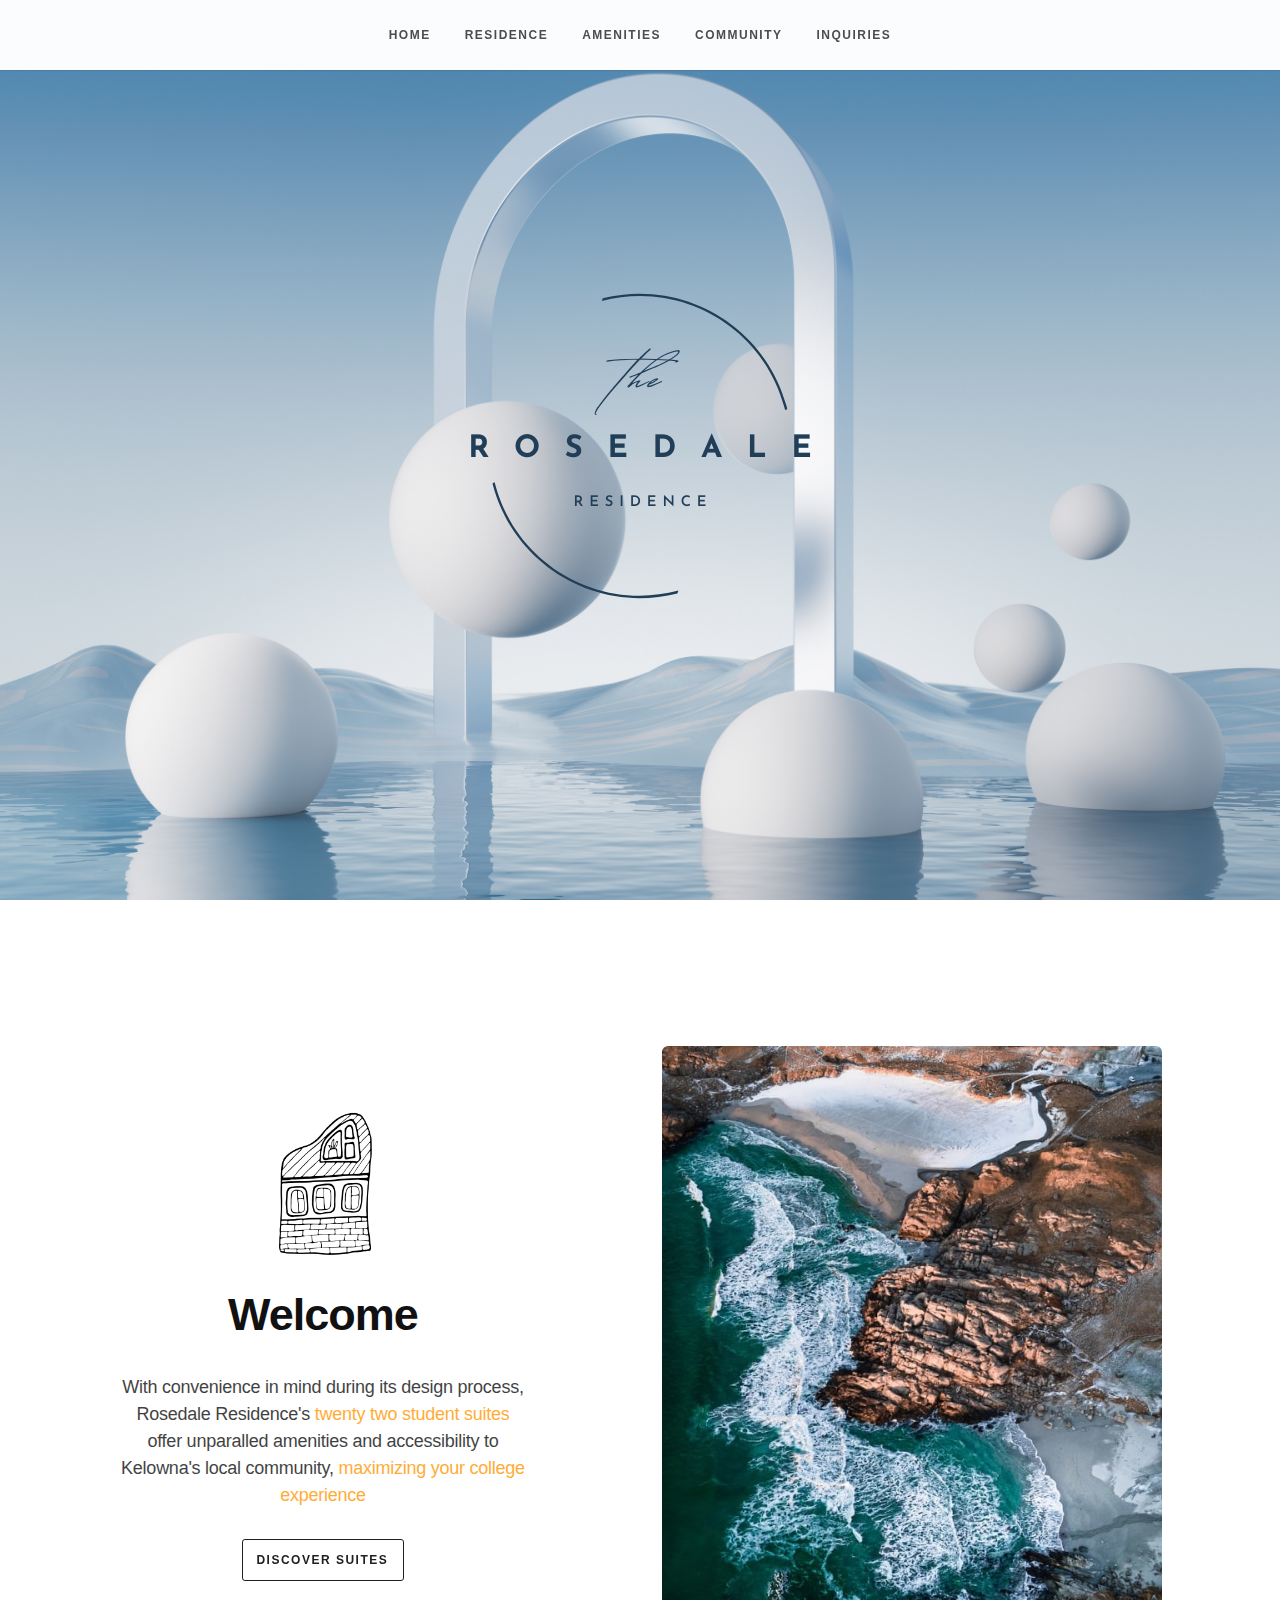
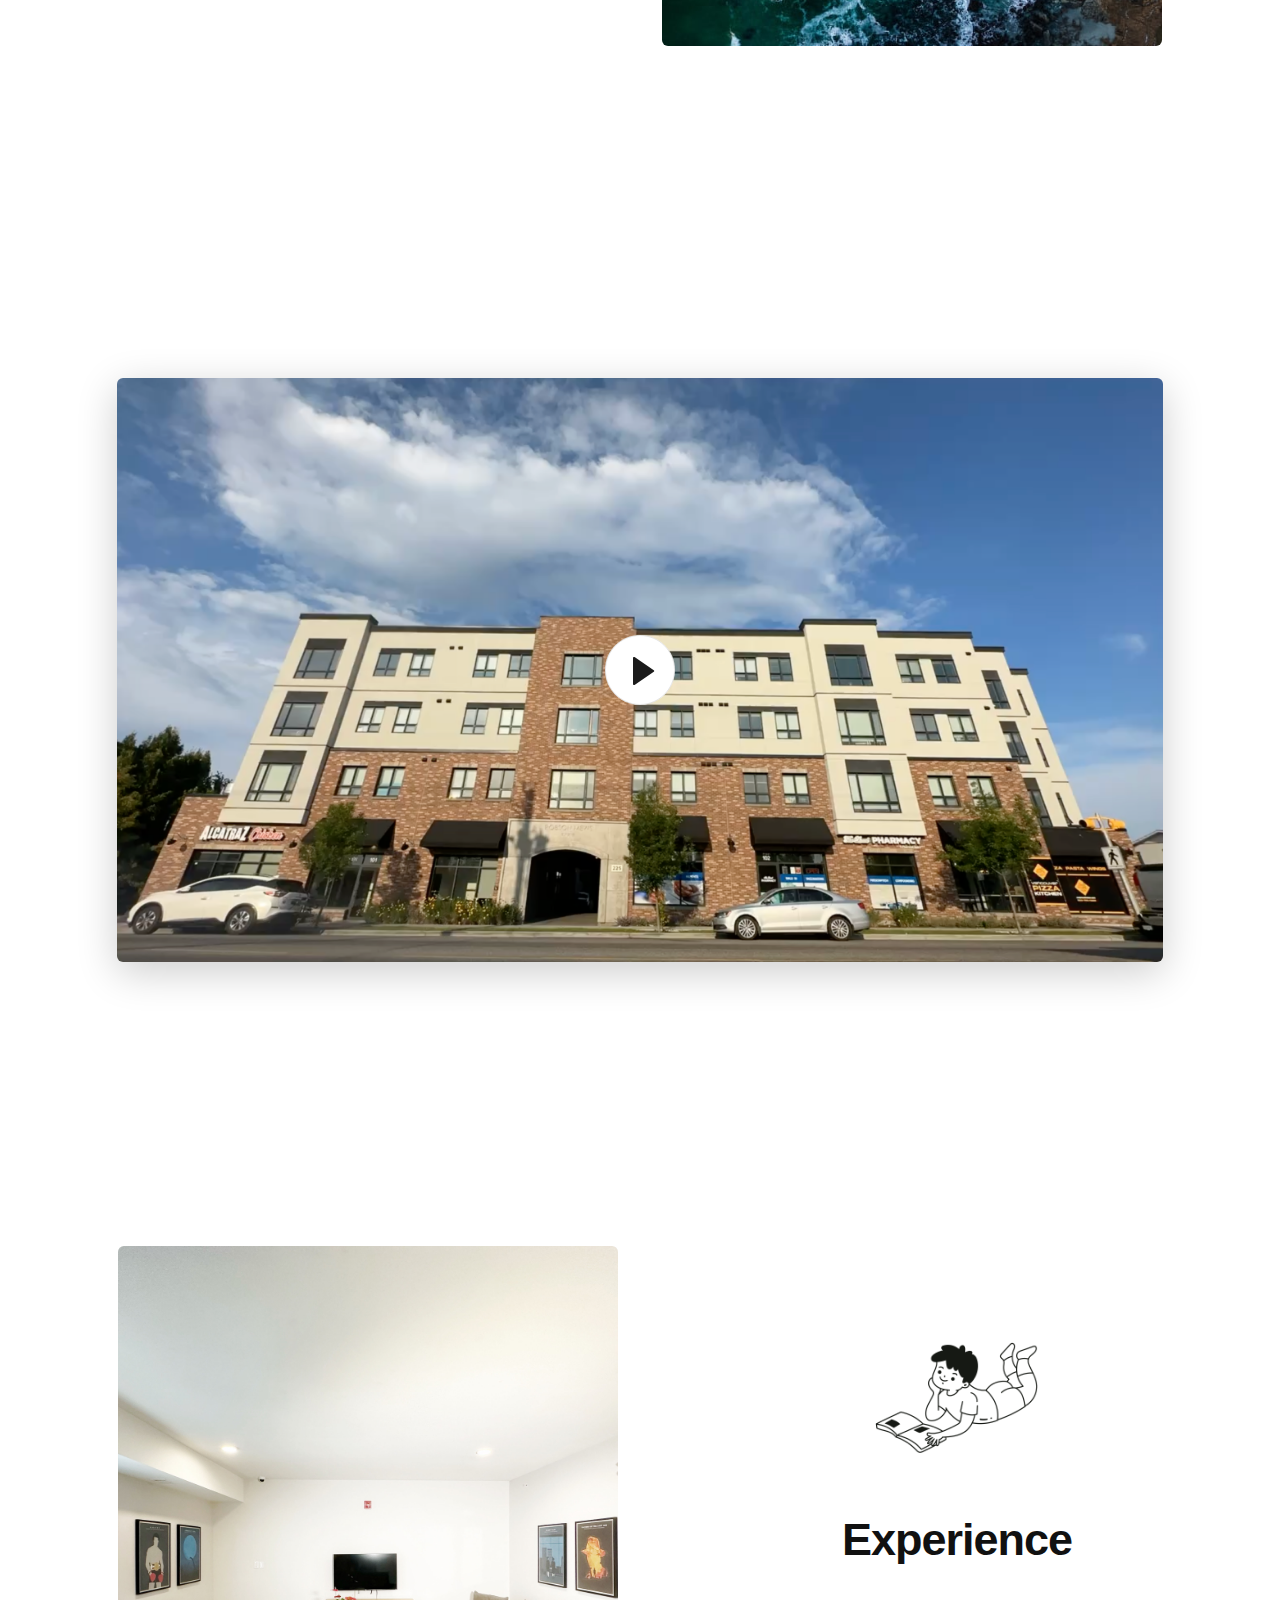
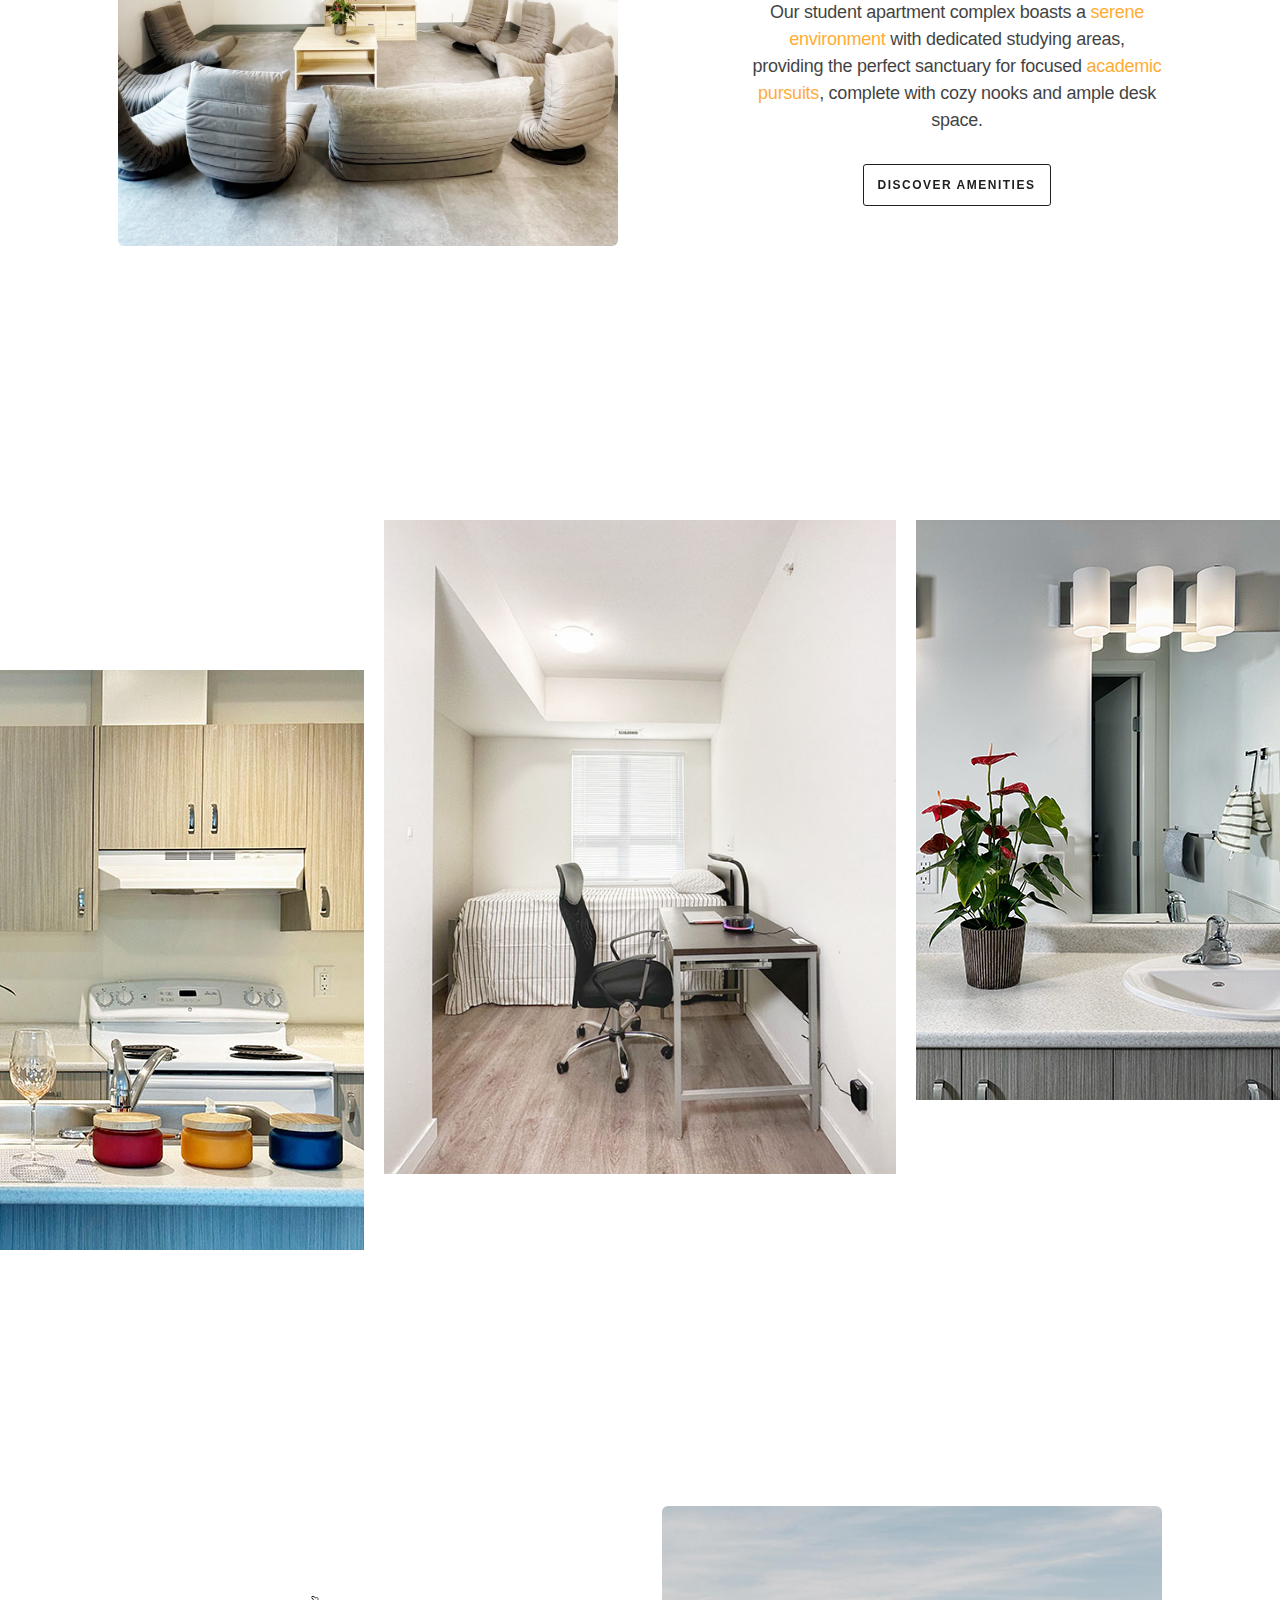
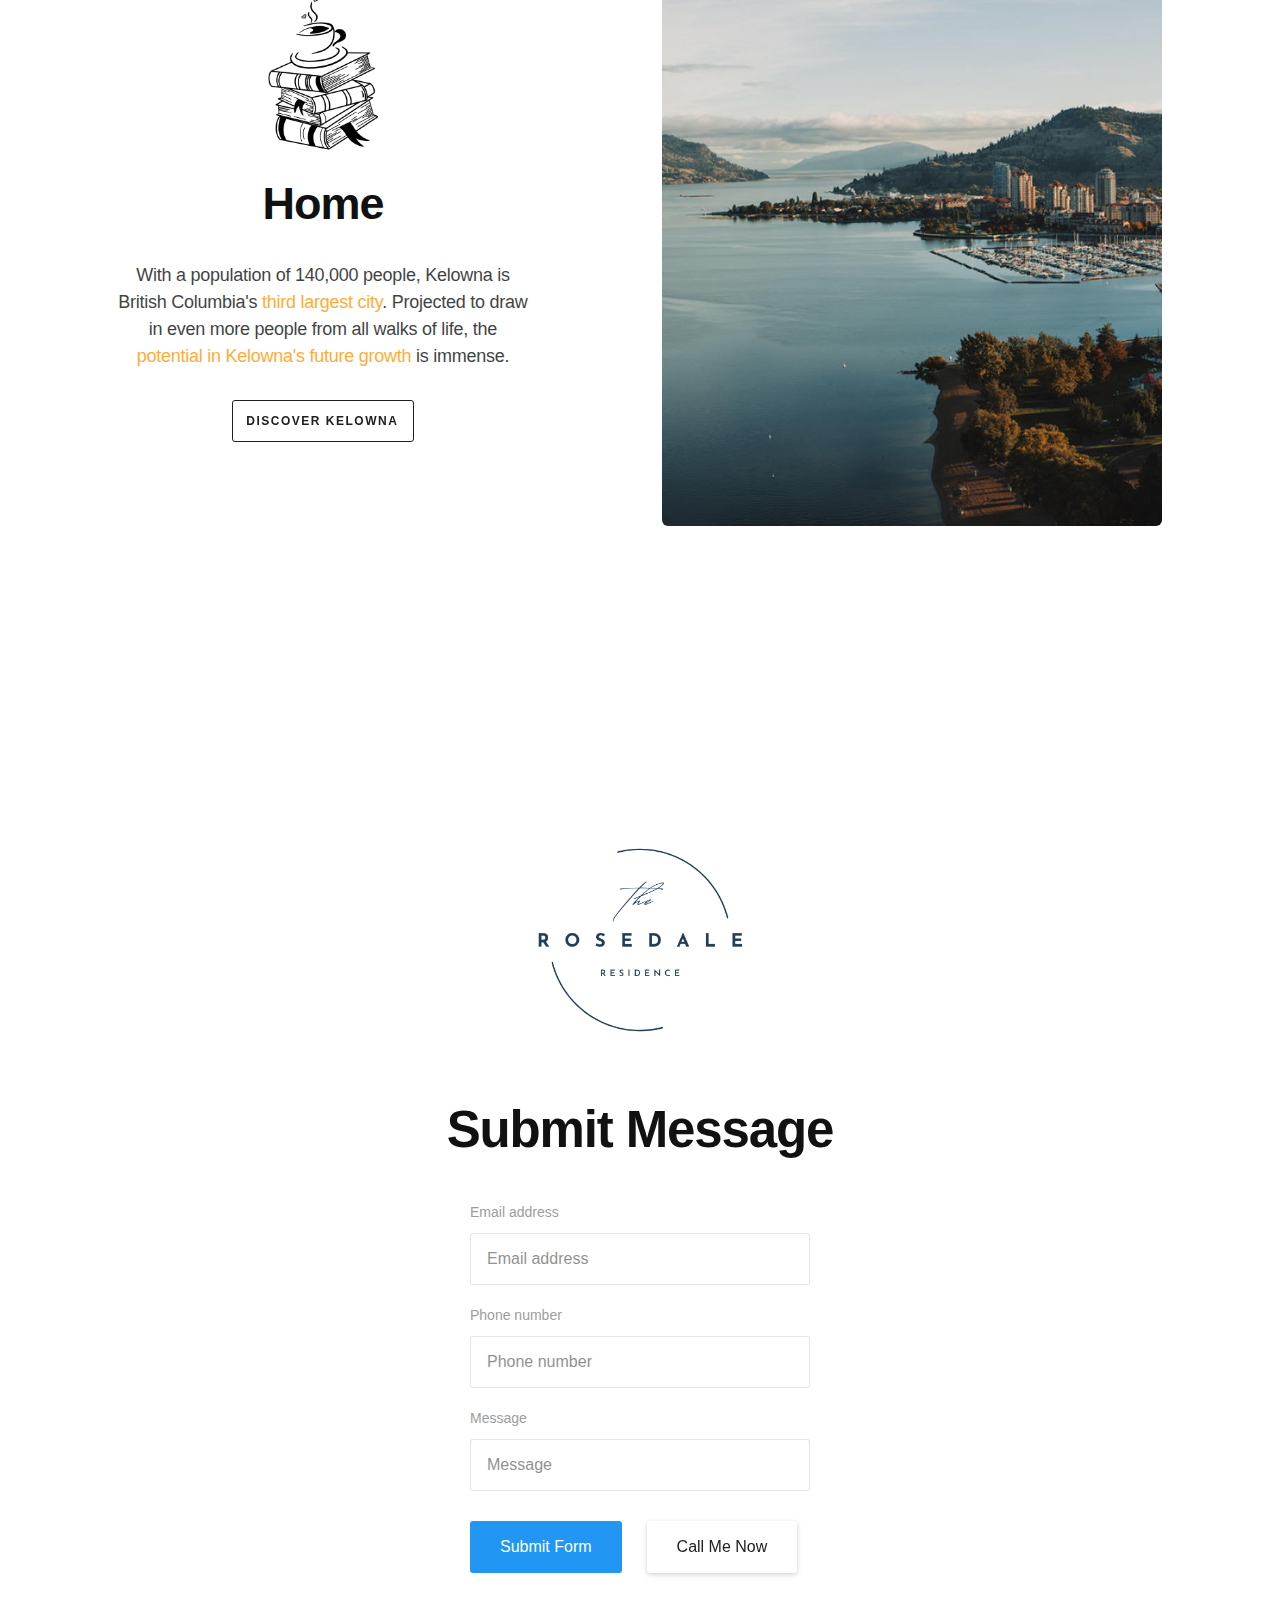
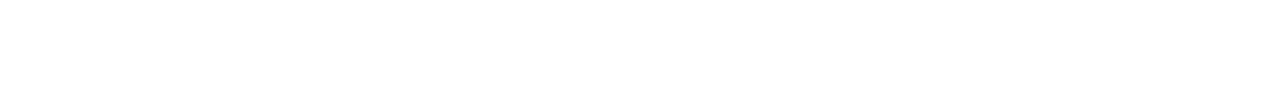
<file: index.html>
<!doctype html>
<html>
<head>
    <meta charset="UTF-8">
    <meta name="viewport" content="width=device-width, height=device-height, initial-scale=1.0">
    <meta name="apple-mobile-web-app-capable" content="yes" />
    <base href="./">
    <title>Home - Rosedale Residence</title>
    <meta property="og:title" content="Home - Rosedale Residence" />
    <meta name="twitter:title" content="Home - Rosedale Residence" />
    <link rel="preconnect" href="https://fonts.gstatic.com/" crossorigin>
    <link href="css/slides-customized.min.css?p=DI28rQob&rnd=943938" rel="stylesheet" type="text/css" id="js-slides-css">

    
    <!-- Fonts and Material Icons -->
    <link rel="stylesheet" as="font" href="https://fonts.googleapis.com/css2?family=Material+Icons&display=swap" id="js-google-fonts" />
    <style id="js-slides-fonts">
        .slides { font-family: -apple-system,BlinkMacSystemFont,"Segoe UI",Roboto,Oxygen-Sans,Ubuntu,Cantarell,"Helvetica Neue",sans-serif; }
    </style>
<link href="css/swiper.min.css" rel="stylesheet" type="text/css">
<link href="css/custom_wuyTrXYt.css?p=DI28rQob&rnd=977261" rel="stylesheet" type="text/css">    
    <link rel="preload" href="assets/svg/icon-set.svg?p=DI28rQob" as="image" type="image/svg+xml" crossorigin>

</head>
<body class="slides scroll noPreload">
<!-- Panel Top 07 -->
<nav class="panel top white firstSlideOnly">
  <div class="sections desktop">
   
    <div class="center">
      <ul class="menu uppercase">
        <li><a href="index.html">Home</a></li>
        <li><a href="residence.html">Residence</a></li>
        <li><a href="amenities.html">Amenities</a></li>
        <li><a href="community.html">Community</a></li>
        <li><a href="inquiries.html">Inquiries</a></li>
      </ul>
    </div>
    </div>
   
</nav>
<!-- Slide 01 (#1) -->
<!-- Add the pauseOffScreen class on the slide to pause the background video -->
<section data-cid="slide-01-4c3ad371" class="slide kenBurns">
  <div class="content">
    <div class="container">

      <div class="wrap center">
        
        <img width="500" src="assets/uploads/roselogo.png?p=DI28rQob"/>
   

   
     
        </div>
   
        </div>
      </div>
   
 
  <div class="background" style="background-image:url(assets/uploads/water-surface-with-round-balls.jpg?p=DI28rQob)"></div>
                                                                                                                    
</section>

<!-- Slide 01 (#2) -->
<section data-cid="slide-01-329b2c58" class="slide whiteSlide">
  <div class="content">
    <div class="container">
      <div class="wrap">
        <div class="fix-12-12">
          <ul class="flex verticalCenter">
        
            <li class="col-5-12 col-tablet-1-2 col-phablet-1-1 toLeft">
              
              <img width="150" src="assets/uploads/home.png?p=DI28rQob"/>
              
              <h1 class="margin-top-2 smaller margin-bottom-3">Welcome</h1>
          
              <p class="crop opacity-8 ae-3 margin-bottom-3">With convenience in mind during its design process, Rosedale Residence's <span style="color: #ff9800">twenty two student suites</span> offer unparalled amenities and accessibility to Kelowna's local community, <span style="color: #ff9800">maximizing your college experience</span></p>
              
             <a href="residence.html" class="button small uppercase stroke flat">Discover Suites</a>
              
            </li>
            
             <li class="margin-bottom-phablet-5 col-6-12 col-tablet-1-2 col-phablet-1-1">
              <img src="assets/img/gallery-154.jpg" class="rounded fromRight ae-2"/>
            </li>
            
          </ul>
        </div>
      </div>
    </div>
  </div>
   
</section>
<!-- Slide 01 (#3) -->
<section class="slide whiteSlide">
  <div class="content">
    <div class="container">
      <div class="wrap">

        <div class="padding-top-4 fix-12-12">
       
            <div class="videoThumbnail rounded shadow popupTrigger ae-6" data-popup-id="81-4">
            <img src="assets/uploads/rosedale-thumbnail.png?p=DI28rQob" class="wide" alt="Thumbnail"/></div>
            

          </div>
        </div>

      </div>
    </div>

</section>

<!-- Popup Video -->
<div class="popup autoplay" data-popup-id="81-4">
  <div class="close"><svg><use href="assets/svg/icons.svg#close"></use></svg></div>
  <div class="content">
    <div class="container">
      <div class="wrap">
        <div class="fix-12-12">
          <div class="embedVideo popupContent shadow rounded">
            <iframe data-src="https://www.youtube.com/watch?v=GZI9rtfxjoc" frameborder="0" allow="accelerometer; autoplay; encrypted-media; gyroscope; picture-in-picture" allowfullscreen></iframe>
          </div>
        </div>
      </div>
    </div>
  </div>
</div>
<!-- Slide 01 (#4) -->
<section data-cid="slide-01-2e82c222" class="slide whiteSlide">
  <div class="content">
    <div class="container">
      <div class="wrap">
        <div class="fix-12-12">
          <ul class="flex verticalCenter">
            <li class="margin-bottom-phablet-5 col-6-12 col-tablet-1-2 col-phablet-1-1">
              <img src="assets/uploads/amenities.jpg?p=DI28rQob" class="rounded fromLeft ae-2"/>
            </li>
            <li class="col-5-12 col-tablet-1-2 col-phablet-1-1 toRight">
              
              <img width="220" src="assets/uploads/reading.png?p=DI28rQob"/>
              
              <h1 class="smaller margin-bottom-3">Experience</h1>
          
              <p class="crop opacity-8 ae-3 margin-bottom-3">Our student apartment complex boasts a <span style="color: #ff9800">serene environment</span> with dedicated studying areas, providing the perfect sanctuary for focused <span style="color: #ff9800">academic pursuits</span>, complete with cozy nooks and ample desk space.</p> 
              
             <a href="amenities.html" class="button small uppercase stroke flat">Discover Amenities</a>
            </li>
          </ul>
        </div>
      </div>
    </div>
  </div>
   
</section>
<!-- Slide 01 (#5) -->
<section data-cid="slide-01-a122ab27" class="slide whiteSlide">
  <div class="content">
    <div class="container">
      <div class="wrap">
        <div class="fix-12-12">
          <ul class="flex fixedSpaces">
            <li class="col-3-12 col-tablet-1-5 margin-top-15 margin-top-phablet-7 margin-top-phone-3 fromLeft ae-1">
              <img src="assets/uploads/main1.jpg?p=DI28rQob" alt="main1" class="img-147 toRight" data-action="zoom" />
            </li>
            <li class="col-6-12 col-tablet-3-5 ae-3">
              <img src="assets/uploads/main2.jpg?p=DI28rQob" alt="main2" class="wide block" data-action="zoom" />
            </li>
            <li class="col-3-12 col-tablet-1-5 margin-top-phone-3 fromRight ae-2">
              <img src="assets/uploads/main3.jpg?p=DI28rQob" alt="main3" class="img-147 toLeft" data-action="zoom" />
            </li>
          </ul>
        </div>
      </div>
    </div>
  </div>
   
</section>
<!-- Slide 01 (#6) -->
<section data-cid="slide-01-152a86fa" class="slide whiteSlide">
  <div class="content">
    <div class="container">
      <div class="wrap">
        <div class="fix-12-12">
          <ul class="flex verticalCenter">
        
            <li class="col-5-12 col-tablet-1-2 col-phablet-1-1 toLeft">
              
              <img width="170" src="assets/uploads/coffee.png?p=DI28rQob"/>
              
              <h1 class="margin-top-1 smaller margin-bottom-3">Home</h1>
          
              <p class="crop opacity-8 ae-3 margin-bottom-3">With a population of 140,000 people, Kelowna is British Columbia's <span style="color: #ff9800">third largest city</span>. Projected to draw in even more people from all walks of life, the <span style="color: #ff9800">potential in Kelowna's future growth</span> is immense.</p> 
              
             <a href="location.html" class="button small uppercase stroke flat">Discover Kelowna</a>
              
            </li>
            
             <li class="margin-bottom-phablet-5 col-6-12 col-tablet-1-2 col-phablet-1-1">
              <img src="assets/uploads/kelowna.jpg?p=DI28rQob" class="rounded fromRight ae-2"/>
            </li>
            
          </ul>
        </div>
      </div>
    </div>
  </div>
   
</section>
<!-- Slide 01 (#7) -->
<section class="slide whiteSlide">
  <div class="content">
    <div class="container">
      <div class="wrap">
        <div class="fix-12-12">
          <img src="assets/uploads/roselogo.png?p=DI28rQob" alt="Picture" class="round ae-1" height="300" width="300" />
          <h1 class="margin-bottom-4 small ae-2">Submit Message</h1>
        </div>
        <div class="fix-4-12">
          <form action="ajax-email.php" method="post" autocomplete="off" data-ajax-form="true" class="slides-form padding-right-2 padding-right-phablet-0 padding-left-2 padding-left-phablet-0 left">
            <div class="ae-3">
              <div class="crop margin-bottom-1 label"><label class="crop text-gray" for="email163">Email address</label></div>
              <input class="crop margin-bottom-2 wide" id="email163" type="email" name="email" placeholder="Email address" required>
            </div>
            <div class="ae-4">
              <div class="crop margin-bottom-1 label"><label class="crop text-gray" for="tel163">Phone number</label></div>
              <input class="crop margin-bottom-2 wide" id="tel163" type="tel" name="phone" placeholder="Phone number" required>
            </div>
            <div class="ae-5">
              <div class="crop margin-bottom-1 label"><label class="crop text-gray" for="text163">Message</label></div>
              <input class="crop margin-bottom-3 wide" id="text163" type="text" name="text" placeholder="Message" required>
            </div>
            <button type="submit" class="crop margin-right-2 margin-bottom-phablet-3 padding-left-3 padding-right-3 button blue flat ae-6" name="button" value="Submit form">Submit Form</button>
            <button type="submit" class="crop padding-left-3 padding-right-3 button white ae-7" data-success-text="Done!" data-success-class="message-sent" name="button">Call Me Now</button>
          </form> 
        </div>
      </div>
    </div>
  </div>
   
</section>
<!-- jQuery 3.6.0 -->
    <script src="https://ajax.googleapis.com/ajax/libs/jquery/3.6.0/jquery.min.js"></script>
    <!-- Compressed Scripts -->
    <script src="js/slides.min.js?611360" type="text/javascript"></script>
    <script src="js/swiper.min.js" type="text/javascript"></script>
<script src="js/custom_wuyTrXYt.js?p=DI28rQob&rnd=517916"></script>    
 
    
</body>
</html>
</file>
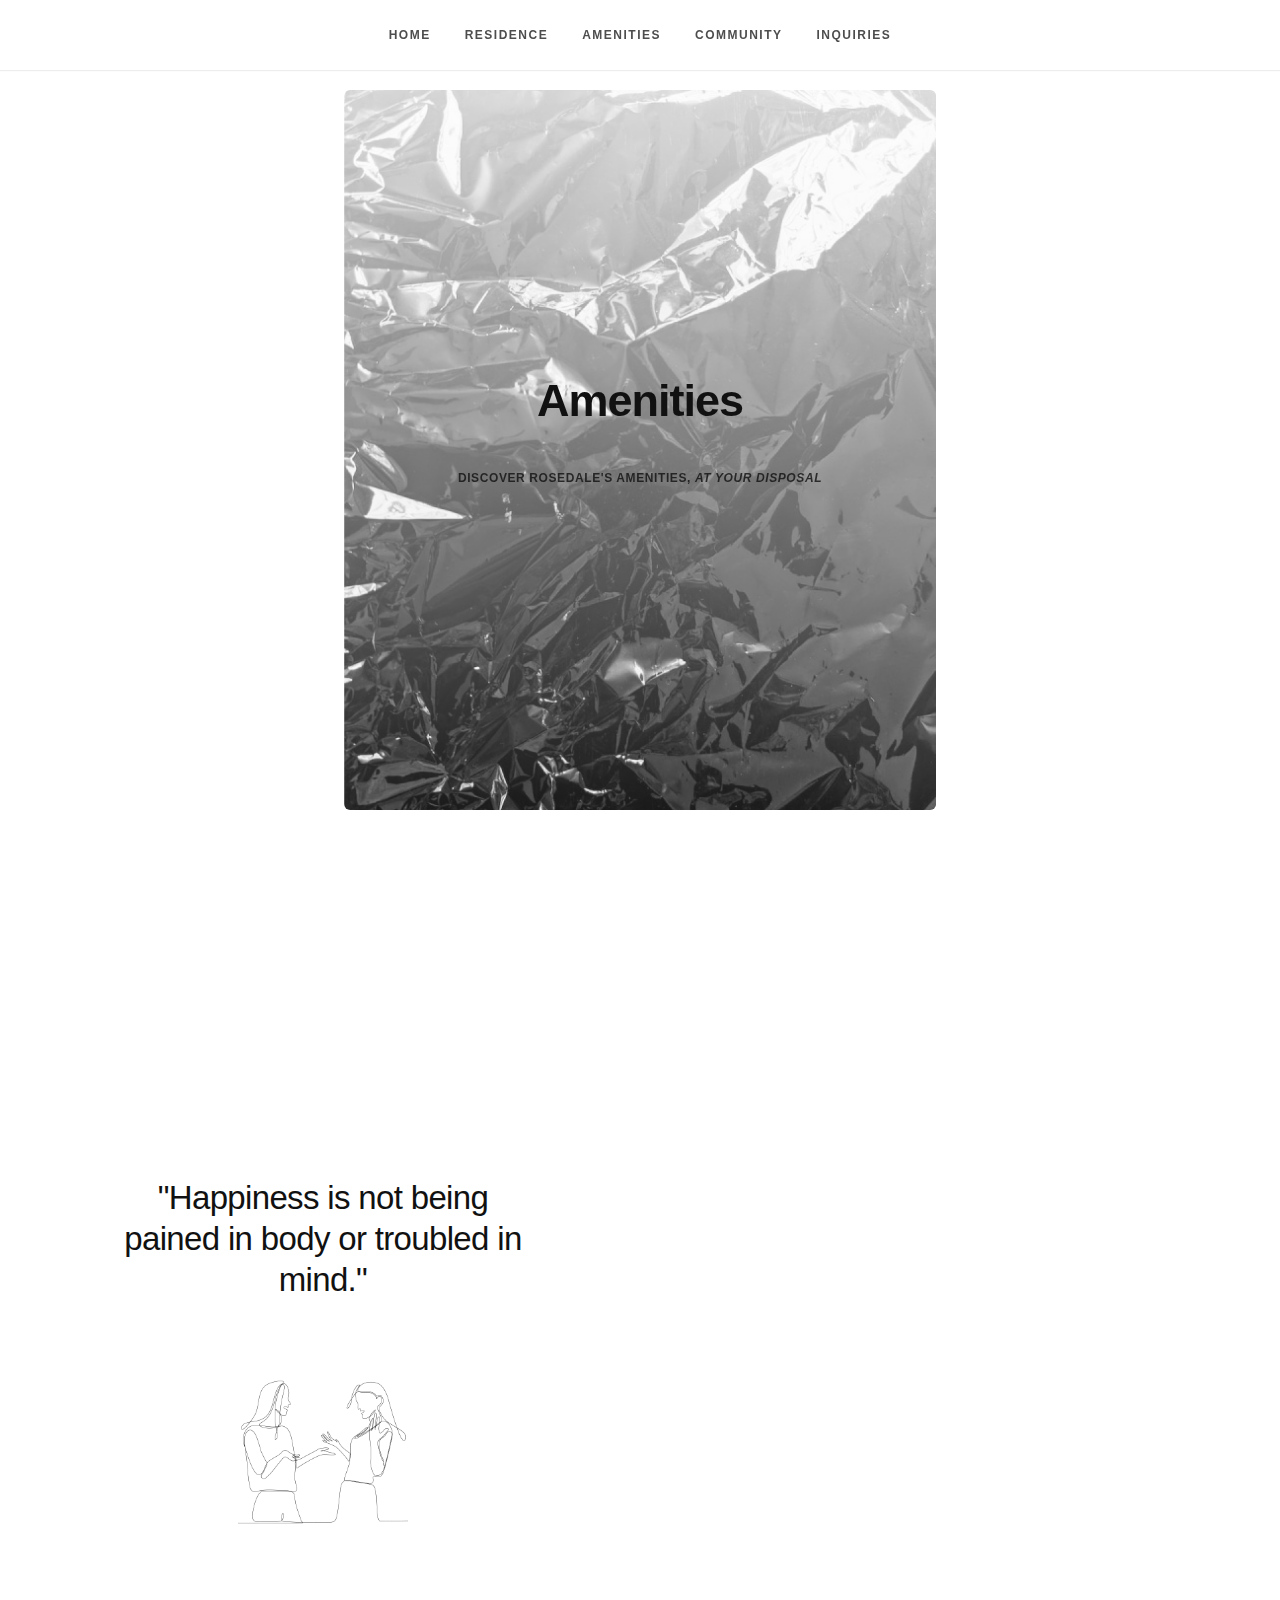
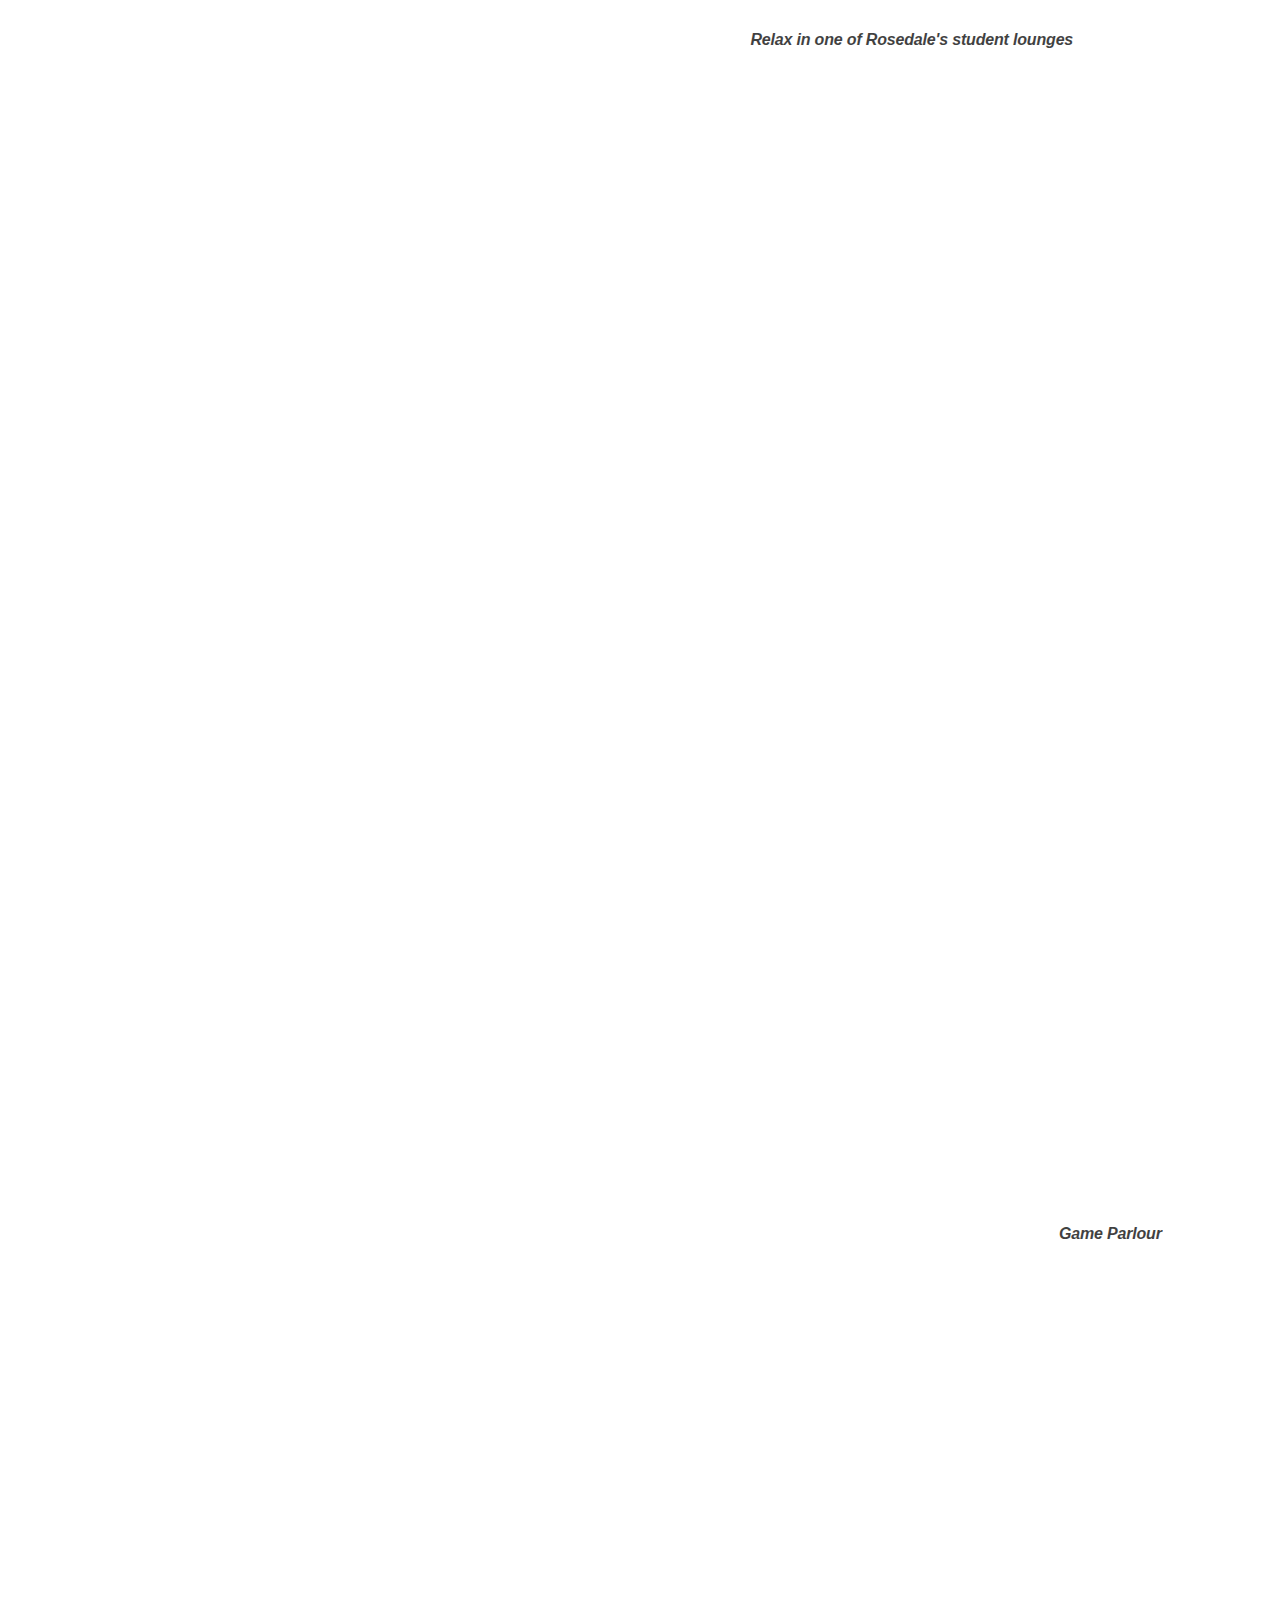
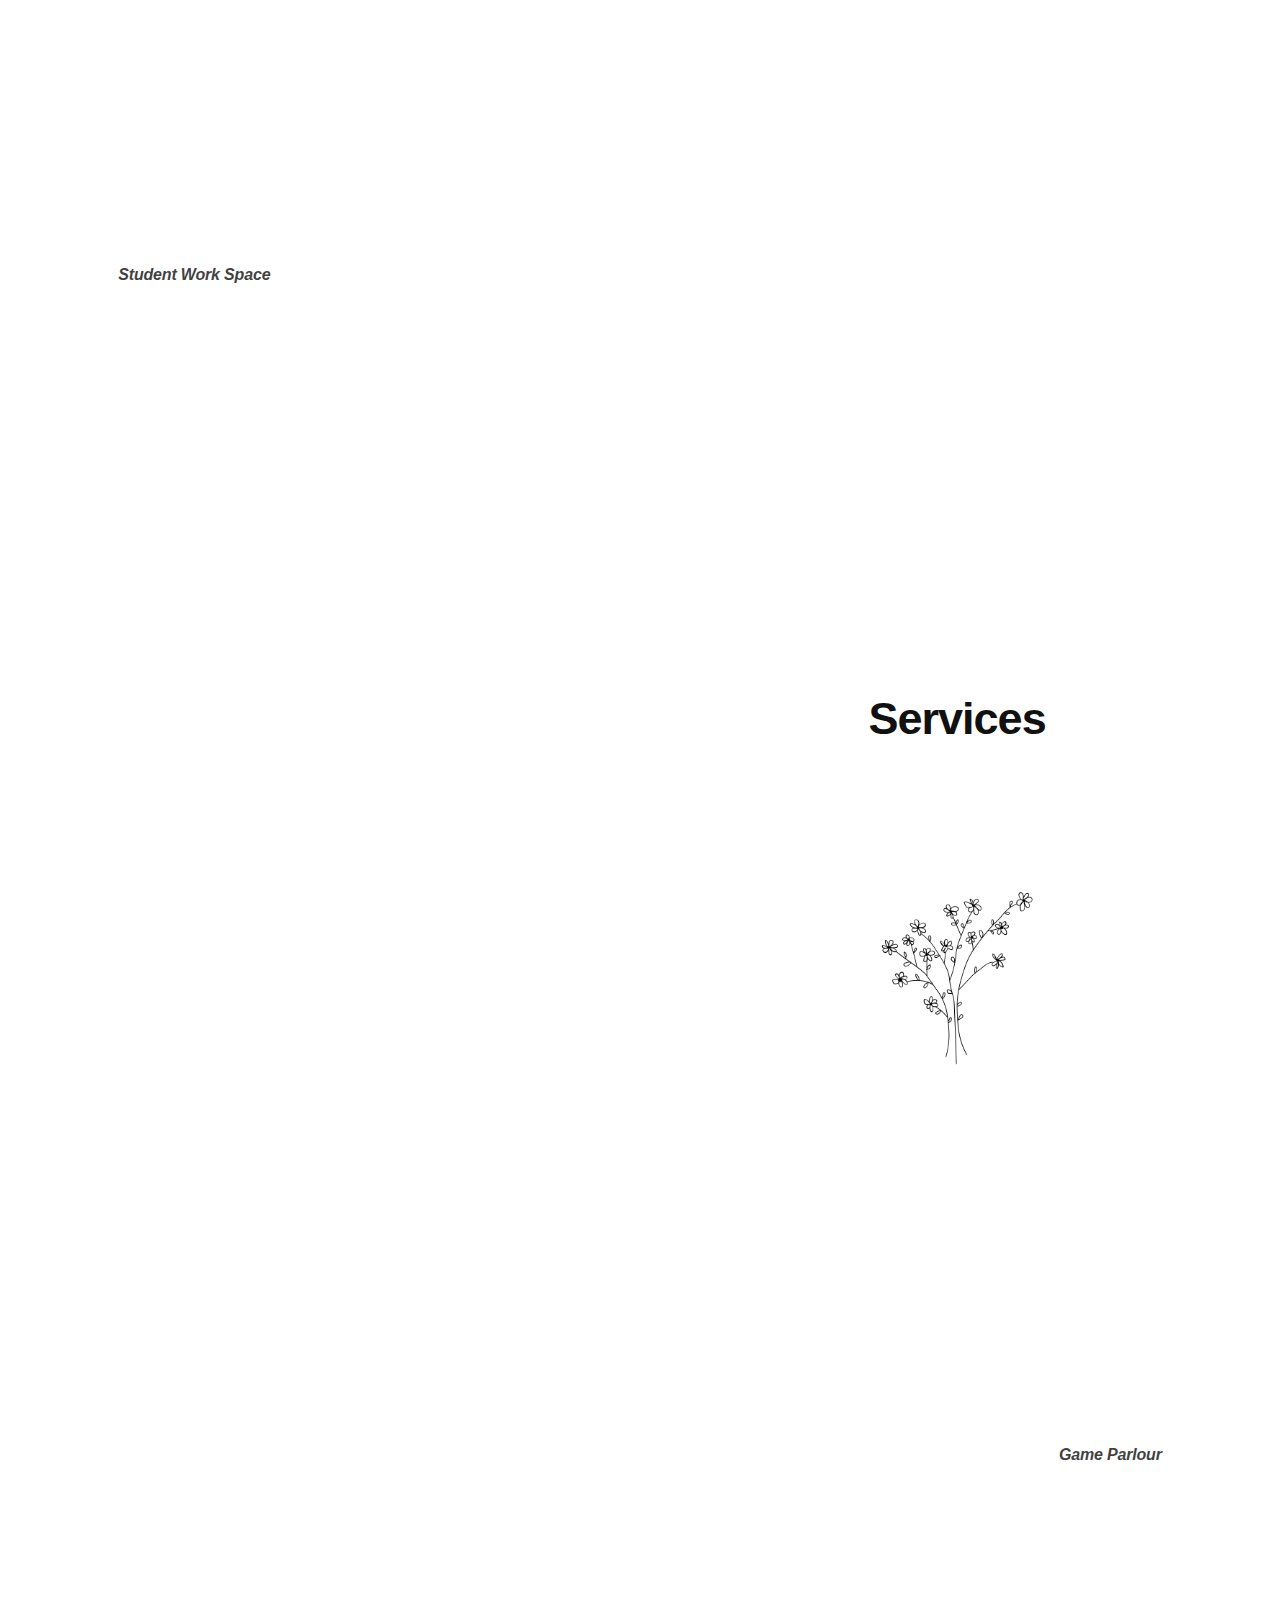
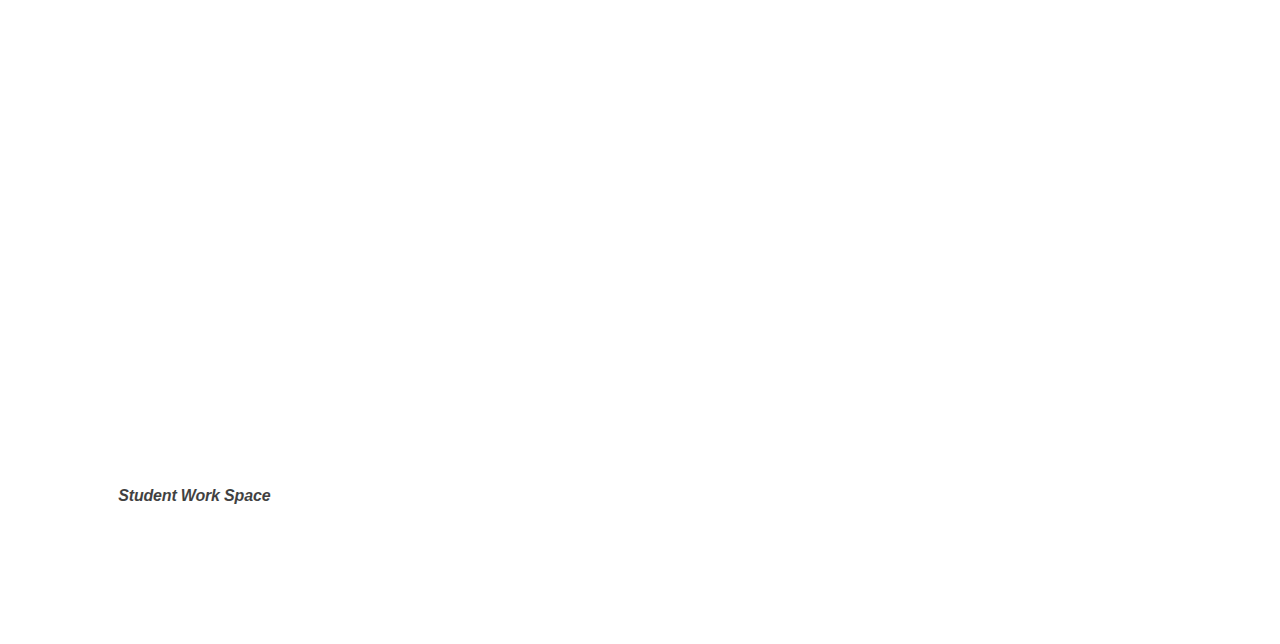
<file: amenities.html>
<!doctype html>
<html>
<head>
    <meta charset="UTF-8">
    <meta name="viewport" content="width=device-width, height=device-height, initial-scale=1.0">
    <meta name="apple-mobile-web-app-capable" content="yes" />
    <base href="./">
    <title>Amenities - Rosedale Residence</title>
    <meta property="og:title" content="Amenities - Rosedale Residence" />
    <meta name="twitter:title" content="Amenities - Rosedale Residence" />
    <link rel="preconnect" href="https://fonts.gstatic.com/" crossorigin>
    <link href="css/slides-customized.min.css?p=DI28rQob&rnd=18435" rel="stylesheet" type="text/css" id="js-slides-css">

    
    <!-- Fonts and Material Icons -->
    <link rel="stylesheet" as="font" href="https://fonts.googleapis.com/css2?family=Material+Icons&display=swap" id="js-google-fonts" />
    <style id="js-slides-fonts">
        .slides { font-family: -apple-system,BlinkMacSystemFont,"Segoe UI",Roboto,Oxygen-Sans,Ubuntu,Cantarell,"Helvetica Neue",sans-serif; }
    </style>
<link href="css/swiper.min.css" rel="stylesheet" type="text/css">
<link href="css/custom_N8XSjIdl.css?p=DI28rQob&rnd=426435" rel="stylesheet" type="text/css">    
    <link rel="preload" href="assets/svg/icon-set.svg?p=DI28rQob" as="image" type="image/svg+xml" crossorigin>

</head>
<body class="slides scroll animated noPreload">
<!-- Panel Top 07 -->
<nav class="panel top white firstSlideOnly">
  <div class="sections desktop">
   
    <div class="center">
      <ul class="menu uppercase">
        <li><a href="index.html">Home</a></li>
        <li><a href="residence.html">Residence</a></li>
        <li><a href="amenities.html">Amenities</a></li>
        <li><a href="community.html">Community</a></li>
        <li><a href="inquiries.html">Inquiries</a></li>
      </ul>
    </div>
    </div>
   
</nav>
<!-- Slide 137 (#1) -->
<section data-cid="slide-137-2c9498f7" class="slide fade-4 whiteSlide">
  <div class="content">
    <div class="container">
      <div class="wrap ae-1">
        <img src="assets/img/gallery-137.jpg" class="img-137 rounded"/>
        <div class="fix-9-12 fadeIn ae-2">
          <h1 class="smaller margin-bottom-4">Amenities</h1>
          
          <p class="smallest uppercase bold margin-bottom-4 opacity-8">Discover Rosedale's amenities, <span class="italic">at your disposal</span></p>
        </div>
      </div>
    </div>
  </div>
  
</section>
<!-- Slide 146 (#2) -->
<section data-cid="slide-146-f5c3d67b" class="slide whiteSlide">
  <div class="content">
    <div class="container">
      <div class="wrap">
        <div class="fix-12-12">
          <ul class="flex verticalCenter">
        
            <li class="col-5-12 col-tablet-1-2 col-phablet-1-1 toLeft">
              
              <h3 class="margin-top-2 small light margin-bottom-1">"Happiness is not being pained in body or troubled in mind."</h3>
          
              <p class="crop opacity-8 ae-3 margin-bottom-3">- Thomas Jefferson</p>
              
               <img width="170" src="assets/uploads/friends.png?p=DI28rQob"/>
              
            </li>
            
             <li class="margin-bottom-phablet-5 col-6-12 col-tablet-1-2 col-phablet-1-1">
              <img src="assets/uploads/amenities.jpg?p=DI28rQob" class="rounded fromRight ae-2"/>
               <p class="italic small bold opacity-8 margin-bottom-3">Relax in one of Rosedale's student lounges</p>
               
              
            </li>
            
          </ul>
        </div>
      </div>
    </div>
  </div>
   
</section>
<!-- Slide 01 (#3) -->
<section data-cid="slide-01-2700fdfc" class="slide whiteSlide">
  <div class="content">
    <div class="container">
      <div class="wrap">
      
        <div class="fix-8-12 toCenter">
          <p class="large margin-bottom-4 ae-2"><span class="opacity-8">Nestled at 225 Rutland Rd S, Rosedale Residence is a prime location with an array of convenient amenities at its doorstep, providing access to everything you might require.</span></p>
        </div>
        <div class="margin-top-2 fix-11-12">
          <ul class="flex flex-47 margin-top-3">
            <li class="col-4-12 col-tablet-1-2 col-phablet-1-1">
							<div class="fix-3-12 ae-3">
                <i class="material-icons">store</i>
                <h4 class="smallest uppercase margin-bottom-2">Grocery Stores</h4>
							  <p class="small opacity-8">You will find a 7-Eleven, Save-on-Foods, and more within a 2 minute walking distance.</p>
              </div>
            </li>
            <li class="col-4-12 col-tablet-1-2 col-phablet-1-1">
							<div class="fix-3-12 ae-4">
                <i class="material-icons">restaurant</i>
                <h4 class="smallest uppercase margin-bottom-2">Restaurants</h4>
                <p class="small opacity-8">There are plenty of Asian restaurants, pizza places and cafes right next door</p>
              </div>
            </li>
            <li class="col-4-12 col-tablet-1-2 col-phablet-1-1">
							<div class="fix-3-12 ae-5">
                <i class="material-icons">train</i>
                <h4 class="smallest uppercase margin-bottom-2">Public Transportation</h4>
                <p class="small opacity-8">The next bus stop is merely a 5-minute stroll away, while the next train stop awaits just outside the door.</p>
              </div>
            </li>
            <li class="col-4-12 col-tablet-1-2 col-phablet-1-1">
							<div class="fix-3-12 ae-6">
                <i class="material-icons">water</i>
                <h4 class="smallest uppercase margin-bottom-2">Bars</h4>
                <p class="small opacity-8">Some of the best bars in Kelowna are located right next door, or a 10 minute bus drive away.</p>
              </div>
            </li>
            <li class="col-4-12 col-tablet-1-2 col-phablet-1-1">
							<div class="fix-3-12 ae-7">
                <i class="material-icons">park</i>
                <h4 class="smallest uppercase margin-bottom-2">Parks</h4>
                <p class="small opacity-8">Parkside Residence is located near some of the most beautiful natural parks in Kelowna (which is where it got its name from).</p>
              </div>
            </li>
            <li class="col-4-12 col-tablet-1-2 col-phablet-1-1">
							<div class="fix-3-12 ae-8">
                <i class="material-icons">sports</i>
                <h4 class="smallest uppercase margin-bottom-2">Activities</h4>
                <p class="small opacity-8">Besides strolling & picnicing in the regional parks, checking out Kelowna's beachside and visiting museums, there are tons of things to do near Parkside!</p>
              </div>
            </li>
          </ul>
        </div>
        
      </div>
    </div>
  </div>
  
</section>
<!-- Slide 138 (#4) -->
<section class="slide whiteSlide">
  <div class="content">
    <div class="container">
      <div class="wrap">
        <div class="fix-12-12">
          <ul class="flex reverse">
            <li class="margin-bottom-phablet-3 col-6-12 col-tablet-1-2 col-phablet-1-1 align-left phablet-align-center fromLeft">
              <img src="assets/uploads/classroom.jpg?p=DI28rQob" alt="Picture" class="rounded ae-2" data-action="zoom"/>
               <p class="italic small bold opacity-8 margin-top-2">Student Work Space</p>
            </li>
            <li class="col-6-12 col-tablet-1-2 col-phablet-1-1 align-right phablet-align-center fromRight">
               <p class="italic small bold opacity-8 margin-bottom-2">Game Parlour</p>
              <img src="assets/uploads/poker-foosball.jpg?p=DI28rQob" alt="Picture" class="rounded ae-2" data-action="zoom"/>
            </li>            
          </ul>
        </div>
      </div>
    </div>
  </div>
  
</section>
<!-- Slide 146 (#5) -->
<section data-cid="slide-146-e31eb79b" class="slide whiteSlide">
  <div class="content">
    <div class="container">
      <div class="wrap">
        <div class="fix-12-12">
          <ul class="flex verticalCenter">
            <li class="margin-bottom-phablet-5 col-6-12 col-tablet-1-2 col-phablet-1-1">
              <img src="assets/uploads/main1.jpg?p=DI28rQob" class="rounded fromLeft ae-2"/>
            </li>
            <li class="col-5-12 col-tablet-1-2 col-phablet-1-1 toRight">
              
              <h1 class="margin-top-2 smaller margin-bottom-3">Services</h1>
          
              <p class="crop opacity-8 ae-3 margin-bottom-3">There is a laundry room on every floor, readily available for students. Additional parking is also available for all tenants.</p>
              
               <img width="180" src="assets/uploads/flower.png?p=DI28rQob"/>
              
            </li>
          </ul>
        </div>
      </div>
    </div>
  </div>
   
</section>
<!-- Slide 138 (#6) -->
<section class="slide whiteSlide">
  <div class="content">
    <div class="container">
      <div class="wrap">
        <div class="fix-12-12">
          <ul class="flex reverse">
            <li class="margin-bottom-phablet-3 col-6-12 col-tablet-1-2 col-phablet-1-1 align-left phablet-align-center fromLeft">
              <img src="assets/uploads/classroom.jpg?p=DI28rQob" alt="Picture" class="rounded ae-2" data-action="zoom"/>
               <p class="italic small bold opacity-8 margin-top-2">Student Work Space</p>
            </li>
            <li class="col-6-12 col-tablet-1-2 col-phablet-1-1 align-right phablet-align-center fromRight">
               <p class="italic small bold opacity-8 margin-bottom-2">Game Parlour</p>
              <img src="assets/uploads/poker-foosball.jpg?p=DI28rQob" alt="Picture" class="rounded ae-2" data-action="zoom"/>
            </li>            
          </ul>
        </div>
      </div>
    </div>
  </div>
  
</section>
<!-- jQuery 3.6.0 -->
    <script src="https://ajax.googleapis.com/ajax/libs/jquery/3.6.0/jquery.min.js"></script>
    <!-- Compressed Scripts -->
    <script src="js/slides.min.js?611360" type="text/javascript"></script>
    <script src="js/swiper.min.js" type="text/javascript"></script>
<script src="js/custom_N8XSjIdl.js?p=DI28rQob&rnd=205733"></script>    
 
    
</body>
</html>
</file>
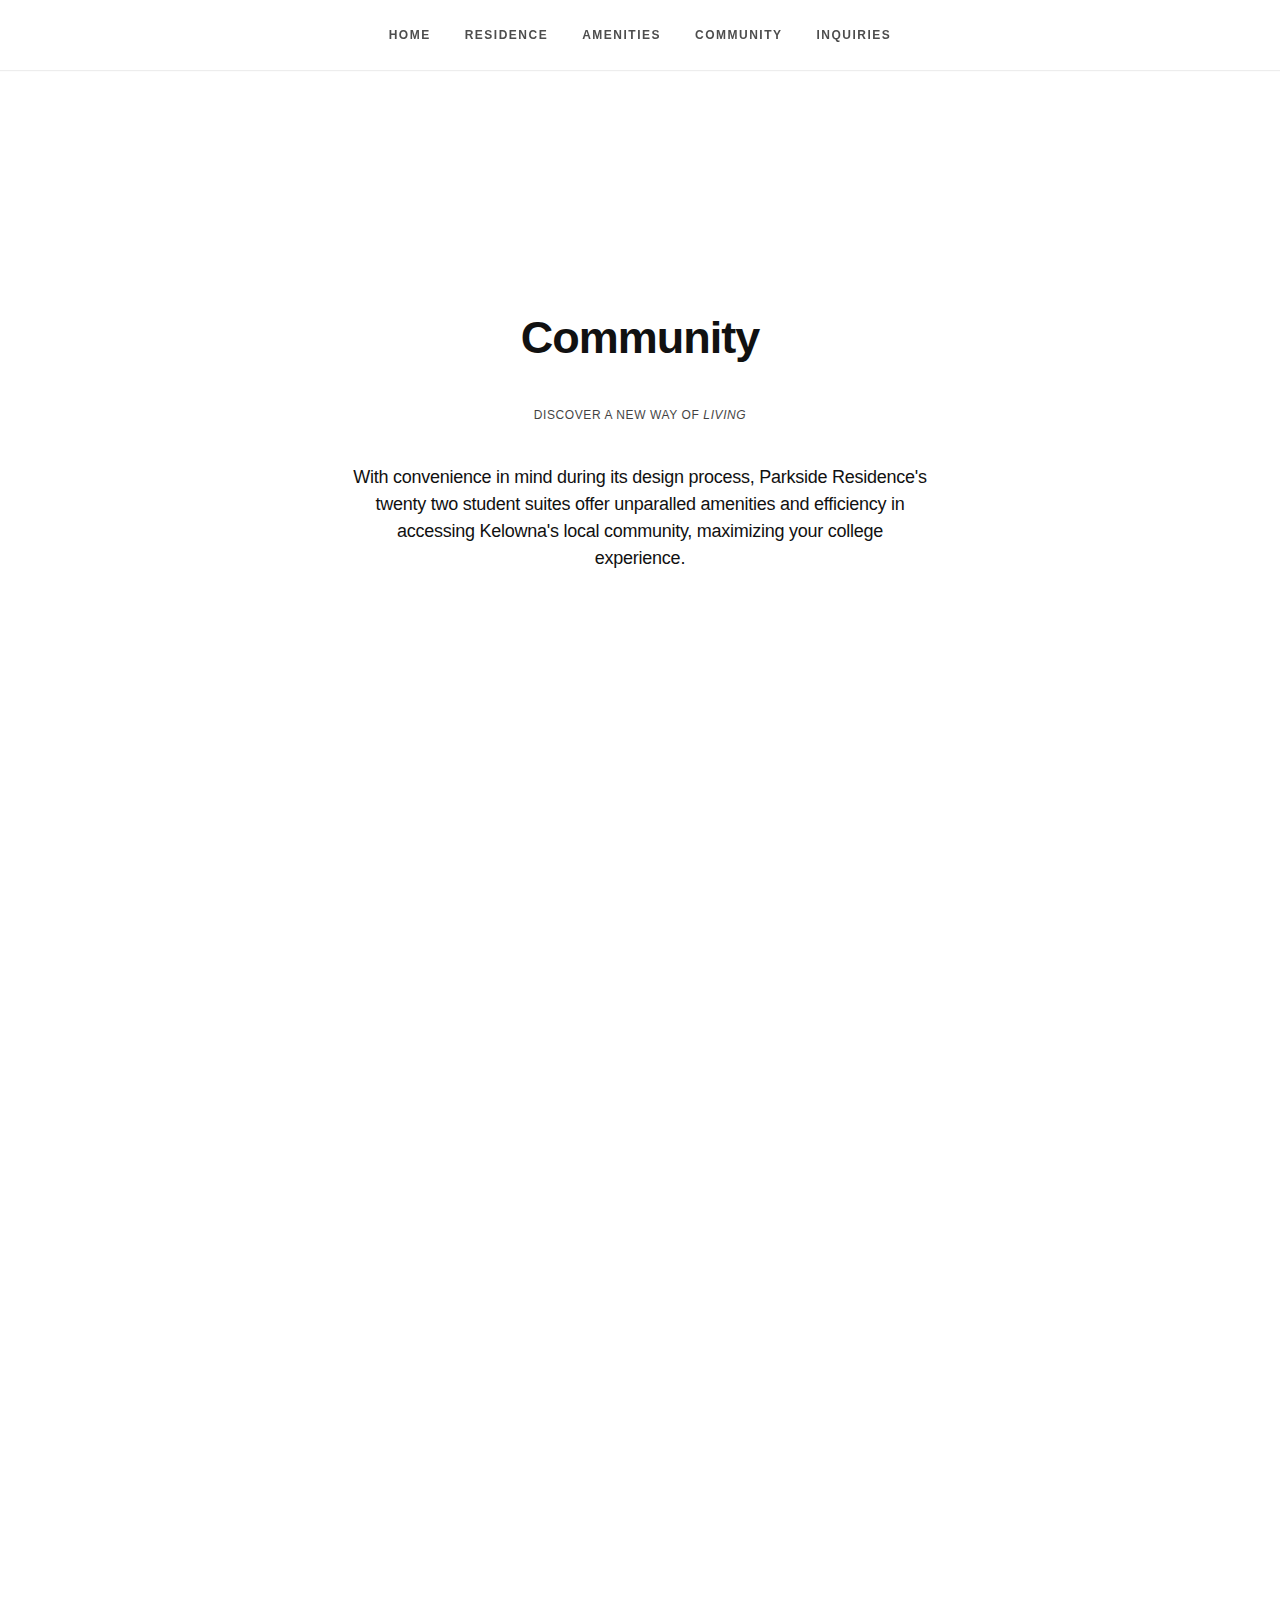
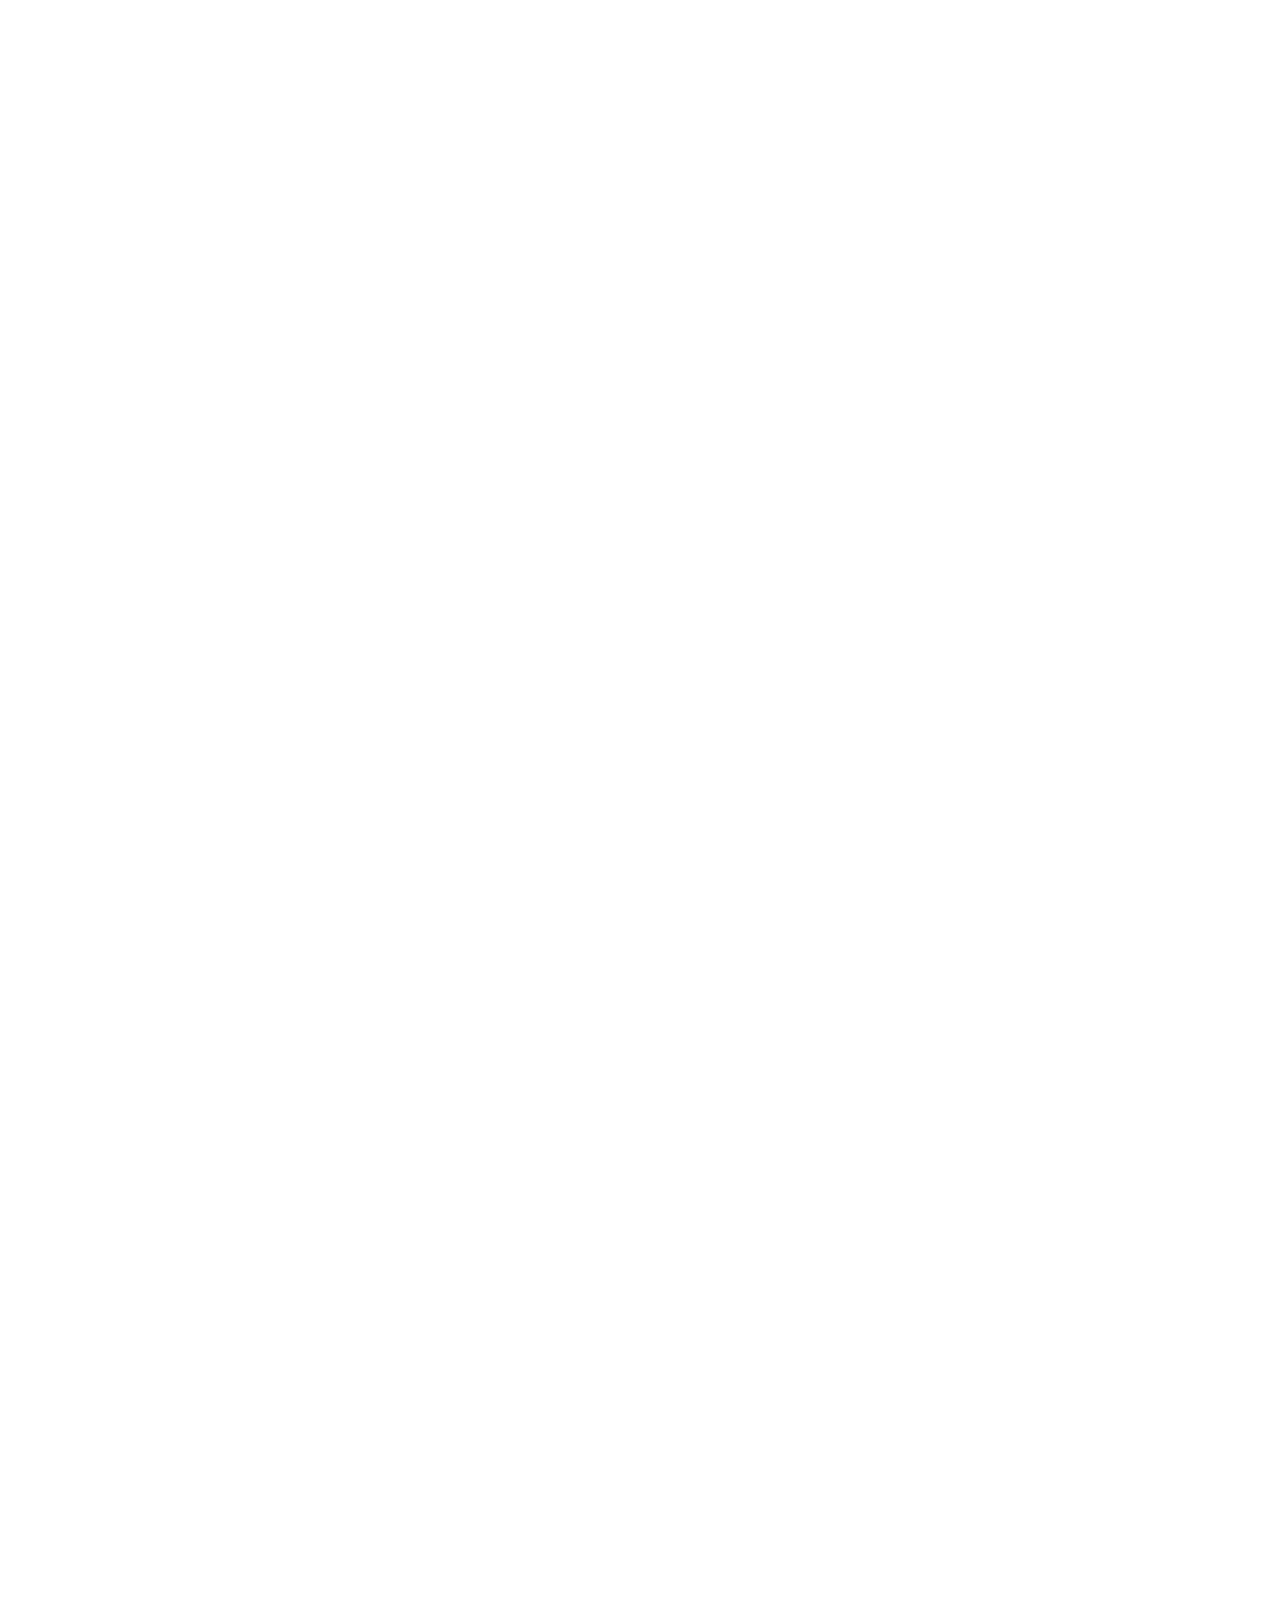
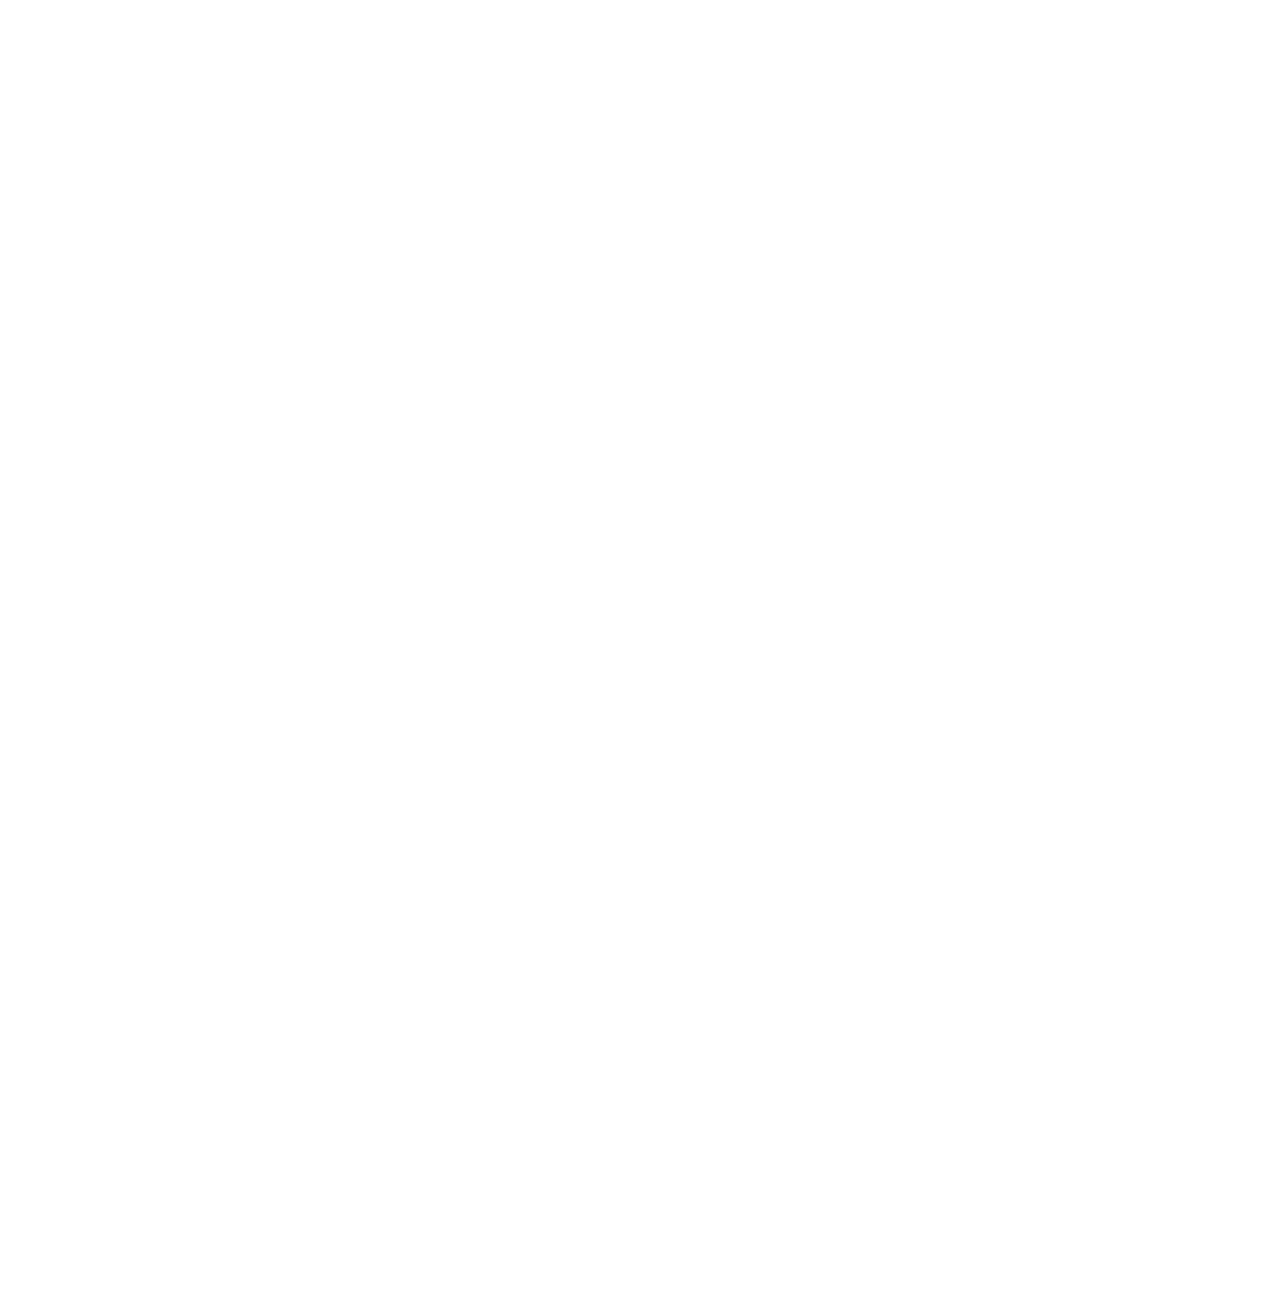
<file: community.html>
<!doctype html>
<html>
<head>
    <meta charset="UTF-8">
    <meta name="viewport" content="width=device-width, height=device-height, initial-scale=1.0">
    <meta name="apple-mobile-web-app-capable" content="yes" />
    <base href="./">
    <title>Community - Rosedale Residence</title>
    <meta property="og:title" content="Community - Rosedale Residence" />
    <meta name="twitter:title" content="Community - Robson Mews" />
    <link rel="preconnect" href="https://fonts.gstatic.com/" crossorigin>
    <link href="css/slides-customized.min.css?p=DI28rQob&rnd=392071" rel="stylesheet" type="text/css" id="js-slides-css">

    
    <!-- Fonts and Material Icons -->
    <link rel="stylesheet" as="font" href="https://fonts.googleapis.com/css2?family=Material+Icons&display=swap" id="js-google-fonts" />
    <style id="js-slides-fonts">
        .slides { font-family: -apple-system,BlinkMacSystemFont,"Segoe UI",Roboto,Oxygen-Sans,Ubuntu,Cantarell,"Helvetica Neue",sans-serif; }
    </style>
<link href="css/custom_6VKqQWYO.css?p=DI28rQob&rnd=245525" rel="stylesheet" type="text/css">    
    <link rel="preload" href="assets/svg/icon-set.svg?p=DI28rQob" as="image" type="image/svg+xml" crossorigin>

</head>
<body class="slides scroll animated noPreload">
<!-- Panel Top 07 -->
<nav class="panel top white firstSlideOnly">
  <div class="sections desktop">
   
    <div class="center">
      <ul class="menu uppercase">
        <li><a href="index.html">Home</a></li>
        <li><a href="residence.html">Residence</a></li>
        <li><a href="amenities.html">Amenities</a></li>
        <li><a href="community.html">Community</a></li>
        <li><a href="inquiries.html">Inquiries</a></li>
      </ul>
    </div>
    </div>
   
</nav>
<!-- Community  (#1) -->
<section class="slide whiteSlide">
  <div class="content">
    <div class="container">
      <div class="wrap">
      
        <div class="fix-7-12">
          <h1 class="smaller margin-bottom-4">Community</h1>
          
          <p class="smallest uppercase light margin-bottom-4 opacity-8">Discover a new way of <span class="italic">living</span></p>
          
            <p class="fix-6-12">With convenience in mind during its design process, Parkside Residence's twenty two student suites offer unparalled amenities and efficiency in accessing Kelowna's local community, maximizing your college experience.
           
          </p>
          </div>
          
      </div>
    </div>
  </div>
  
</section>
<!-- Kelowna Introduction (#2) -->
<section class="slide whiteSlide">
  <div class="content">
    <div class="container">
      <div class="wrap">
        <div class="fix-12-12">
          <ul class="flex verticalCenter">
            <li class="margin-bottom-phablet-5 col-6-12 col-tablet-1-2 col-phablet-1-1">
              <img src="assets/img/gallery-154.jpg" class="rounded fromLeft ae-2"/>
            </li>
            <li class="col-5-12 col-tablet-1-2 col-phablet-1-1 toRight">
              
              <h1 class="smallest margin-bottom-4 ae-1">About Kelowna</h1>
              <p class="crop opacity-8 ae-3">With a population of 140,000 people, Kelowna is British Columbia's <span style="color: #ff9800">third largest city</span>. Projected to draw in even more people from all walks of life, the <span style="color: #ff9800">potential in Kelowna's future growth</span> is immense.<br/><br/><br/>基洛纳是 BC 省的<span style="color: #ff9800">第三大城市</span>，也是 BC 省内陆的最大城市，现有 14 万人口，是加拿大人口增长<span style="color: #ff9800">速度最快城市之一</span>。加拿大政府还有意在未来 的数年里把它打造为 100 万人口规模的加拿大大城市</p> 
            </li>
          </ul>
        </div>
      </div>
    </div>
  </div>
   
</section>
<!-- Kelowna Photo (#3) -->
<section data-cid="slide-141-a9d50961" class="slide whiteSlide">
  <div class="content">
    <div class="container">
      <div class="wrap">
        <div class="fix-12-12">
         
          <ul class="flex fixedSpaces">
            <li class="col-4-12 col-tablet-1-3 col-phablet-1-1">
              <div class="margin-bottom-5 ae-2">
                <img src="assets/img/gallery-141-1.jpg" alt="Picture" class="margin-bottom-2 block wide rounded" data-action="zoom" />
                 <p class="smallest uppercase light margin-bottom-4 opacity-8">Knox Mountain Park</p>
               
              </div>
              <div class="margin-bottom-phablet-5 ae-3">
                <img src="assets/img/gallery-141-2.jpg" alt="Picture" class="margin-bottom-2 block wide rounded" data-action="zoom" />
                 <p class="smallest uppercase light margin-bottom-4 opacity-8">Kasugai Gardens</p>
                
              </div>
            </li>
            <li class="col-4-12 col-tablet-1-3 col-phablet-1-1">
              <div class="margin-bottom-phablet-5 box-141-center ae-4">
                 <p class="smallest uppercase light margin-bottom-4 opacity-8">Kelowna City Park</p>
                
                <img src="assets/img/gallery-141-3.jpg" alt="Picture" class="margin-top-2 margin-top-phablet-0 margin-bottom-phablet-2 block wide rounded" data-action="zoom" />
              </div>
            </li>
            <li class="col-4-12 col-tablet-1-3 col-phablet-1-1 box-141-right">
              <div class="margin-bottom-5 ae-5">
                <img src="assets/img/gallery-141-4.jpg" alt="Picture" class="margin-bottom-2 block wide rounded" data-action="zoom" />
                 <p class="smallest uppercase light margin-bottom-4 opacity-8">Big White Ski Resort</p>
                
              </div>
              <div class="ae-6">
                <img src="assets/img/gallery-141-5.jpg" alt="Picture" class="margin-bottom-2 block wide rounded" data-action="zoom" />
                 <p class="smallest uppercase light margin-bottom-4 opacity-8">Okanagan Lake</p>
                
              </div>
            </li>
          </ul>
        </div>
      </div>
    </div>
  </div>
  
</section>
<!-- Campus Introduction (#4) -->
<section class="slide whiteSlide">
  <div class="content">
    <div class="container">
      <div class="wrap">
        <div class="fix-12-12">
          <ul class="flex verticalCenter">
            <li class="margin-bottom-phablet-5 col-6-12 col-tablet-1-2 col-phablet-1-1">
              <img src="assets/img/gallery-154.jpg" class="rounded fromLeft ae-2"/>
            </li>
            <li class="col-5-12 col-tablet-1-2 col-phablet-1-1 toRight">
              
              <h1 class="smallest margin-bottom-4 ae-1">Campuses</h1>
              <p class="crop opacity-8 ae-3">Located on the corner of Rutland Road, Rosedale Residence provides <span style="color: #ff9800">quick access to Kelowna's renowned campuses</span>. Only a 10 minute drive to both UBCO and Okanagan College, its efficient location alleviates the stress of daily commute.<br/><br/><br/>Rosedale Residence 是于2023年在基洛纳倾力奉献的全新<span style="color: #ff9800">学生公寓</span>开发项目。它紧邻UBC校区和Okanagan College ，交通便捷，意在为学生们提供一个安全、干净、舒适的居住之选.</p> 
            </li>
          </ul>
        </div>
      </div>
    </div>
  </div>
   
</section>
<!-- Campus Photo (#5) -->
<section data-cid="slide-141-62b9e6a7" class="slide whiteSlide">
  <div class="content">
    <div class="container">
      <div class="wrap">
        <div class="fix-12-12">
         
          <ul class="flex fixedSpaces">
            <li class="col-4-12 col-tablet-1-3 col-phablet-1-1">
              <div class="margin-bottom-5 ae-2">
                <img src="assets/img/gallery-141-1.jpg" alt="Picture" class="margin-bottom-2 block wide rounded" data-action="zoom" />
                 <p class="smallest uppercase light margin-bottom-4 opacity-8">UBCO - Health Sciences Center</p>
               
              </div>
              <div class="margin-bottom-phablet-5 ae-3">
                <img src="assets/img/gallery-141-2.jpg" alt="Picture" class="margin-bottom-2 block wide rounded" data-action="zoom" />
                 <p class="smallest uppercase light margin-bottom-4 opacity-8">UBCO - Engineering</p>
                
              </div>
            </li>
            <li class="col-4-12 col-tablet-1-3 col-phablet-1-1">
              <div class="margin-bottom-phablet-5 box-141-center ae-4">
                 <p class="smallest uppercase light margin-bottom-4 opacity-8">UBCO - Library Building</p>
                
                <img src="assets/img/gallery-141-3.jpg" alt="Picture" class="margin-top-2 margin-top-phablet-0 margin-bottom-phablet-2 block wide rounded" data-action="zoom" />
              </div>
            </li>
            <li class="col-4-12 col-tablet-1-3 col-phablet-1-1 box-141-right">
              <div class="margin-bottom-5 ae-5">
                <img src="assets/img/gallery-141-4.jpg" alt="Picture" class="margin-bottom-2 block wide rounded" data-action="zoom" />
                 <p class="smallest uppercase light margin-bottom-4 opacity-8">>OC - Main Campus</p>
                
              </div>
              <div class="ae-6">
                <img src="assets/img/gallery-141-5.jpg" alt="Picture" class="margin-bottom-2 block wide rounded" data-action="zoom" />
                 <p class="smallest uppercase light margin-bottom-4 opacity-8">OC - Health Sciences</p>
                
              </div>
            </li>
          </ul>
        </div>
      </div>
    </div>
  </div>
  
</section>
<!-- jQuery 3.6.0 -->
    <script src="https://ajax.googleapis.com/ajax/libs/jquery/3.6.0/jquery.min.js"></script>
    <!-- Compressed Scripts -->
    <script src="js/slides.min.js?611360" type="text/javascript"></script>
        
 
    
</body>
</html>
</file>
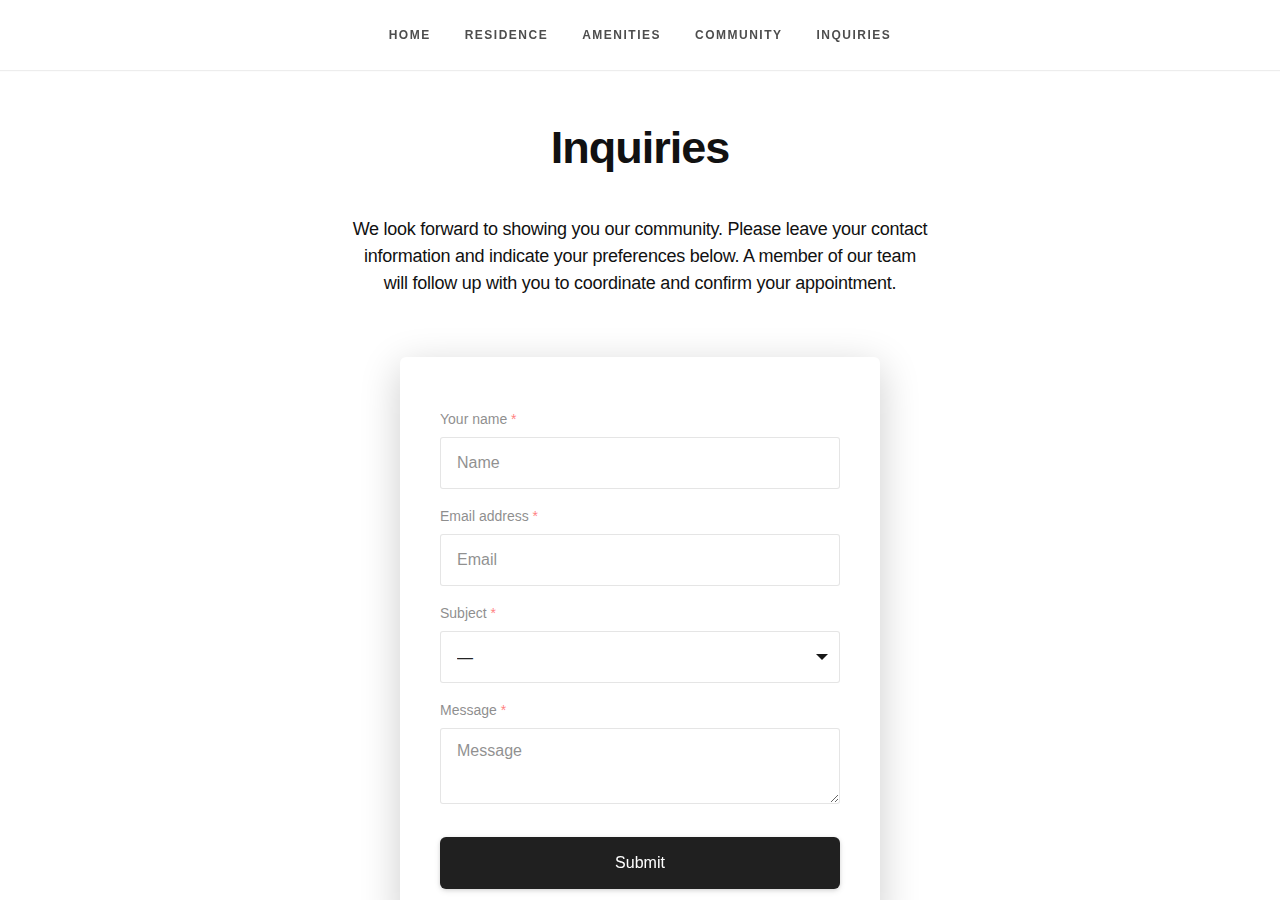
<file: inquiries.html>
<!doctype html>
<html>
<head>
    <meta charset="UTF-8">
    <meta name="viewport" content="width=device-width, height=device-height, initial-scale=1.0">
    <meta name="apple-mobile-web-app-capable" content="yes" />
    <base href="./">
    <title>Inquiries - Rosedale Residence</title>
    <meta property="og:title" content="Inquiries - Rosedale Residence" />
    <meta name="twitter:title" content="Inquiries - Rosedale Residence" />
    <link rel="preconnect" href="https://fonts.gstatic.com/" crossorigin>
    <link href="css/slides-customized.min.css?p=DI28rQob&rnd=586415" rel="stylesheet" type="text/css" id="js-slides-css">

    
    <!-- Fonts and Material Icons -->
    <link rel="stylesheet" as="font" href="https://fonts.googleapis.com/css2?family=Material+Icons&display=swap" id="js-google-fonts" />
    <style id="js-slides-fonts">
        .slides { font-family: -apple-system,BlinkMacSystemFont,"Segoe UI",Roboto,Oxygen-Sans,Ubuntu,Cantarell,"Helvetica Neue",sans-serif; }
    </style>
    
    <link rel="preload" href="assets/svg/icon-set.svg?p=DI28rQob" as="image" type="image/svg+xml" crossorigin>

</head>
<body class="slides animated noPreload">
<!-- Panel Top 07 -->
<nav class="panel top white firstSlideOnly">
  <div class="sections desktop">
   
    <div class="center">
      <ul class="menu uppercase">
        <li><a href="index.html">Home</a></li>
        <li><a href="residence.html">Residence</a></li>
        <li><a href="amenities.html">Amenities</a></li>
        <li><a href="community.html">Community</a></li>
        <li><a href="inquiries.html">Inquiries</a></li>
      </ul>
    </div>
    </div>
   
</nav>
<!-- Inquiries (#1) -->
<section class="slide whiteSlide">
  <div class="content">
    <div class="container">
      <div class="wrap">
      
        <div class="fix-7-12">
          <h1 class="smaller margin-bottom-4">Inquiries</h1>

          
            <p class="fix-6-12">We look forward to showing you our community. Please leave your contact information and indicate your preferences below. A member of our team will follow up with you to coordinate and confirm your appointment.
           
          </p>
          </div>
         <div class="fix-5-12 margin-top-6 form-55">
          <div class="pad shadow selected">
            <form class="slides-form wide left" action="https://formspree.io/f/xrgwkjrv" id="contact-form" method="post">
              
              <ul class="flex noSpaces">
                <li class="wide form-55-input-1">
                  <div class="label"><label class="left opacity-5" for="name55">Your name <span style="color: red;">*</span></label></div>
                  <input class="wide" id="name55" type="name" name="Name:" placeholder="Name" required/>
                </li>
                <li class="wide form-55-input-2">
                  <div class="label"><label class="left opacity-5" for="email55">Email address <span style="color: red;">*</span></label></div>
                  <input class="wide" id="email55" type="email" name="E-Mail:" placeholder="Email" required/>
                </li>
              </ul>

              

              <div class="label"><label class="opacity-5" for="subject55">Subject <span style="color: red;">*</span></label></div>
              <select class="wide" style="max-width: 100%" id="subject55" name="Option:">
                <option>—</option>
                <option value="General">General</option>
                <option value="Pricing">Pricing</option>
                <option value="Accessibility">Accessibility</option>
                <option value="Other">Other</option>
              </select>

              <div class="label"><label class="opacity-5" for="message55">Message <span style="color: red;">*</span></label></div>
              <textarea class="wide left" id="message55" type="text" name="Message:" placeholder="Message" required></textarea>
              <input class="button rounded wide black margin-top-2 cropBottom" type="submit" value="Submit" data-success-text="Done!" data-success-class="green"/>
            </form>
          </div>
        </div>
        
          
      </div>
    </div>
  </div>
  
</section>
<!-- jQuery 3.6.0 -->
    <script src="https://ajax.googleapis.com/ajax/libs/jquery/3.6.0/jquery.min.js"></script>
    <!-- Compressed Scripts -->
    <script src="js/slides.min.js?611360" type="text/javascript"></script>
        
 
    
</body>
</html>
</file>
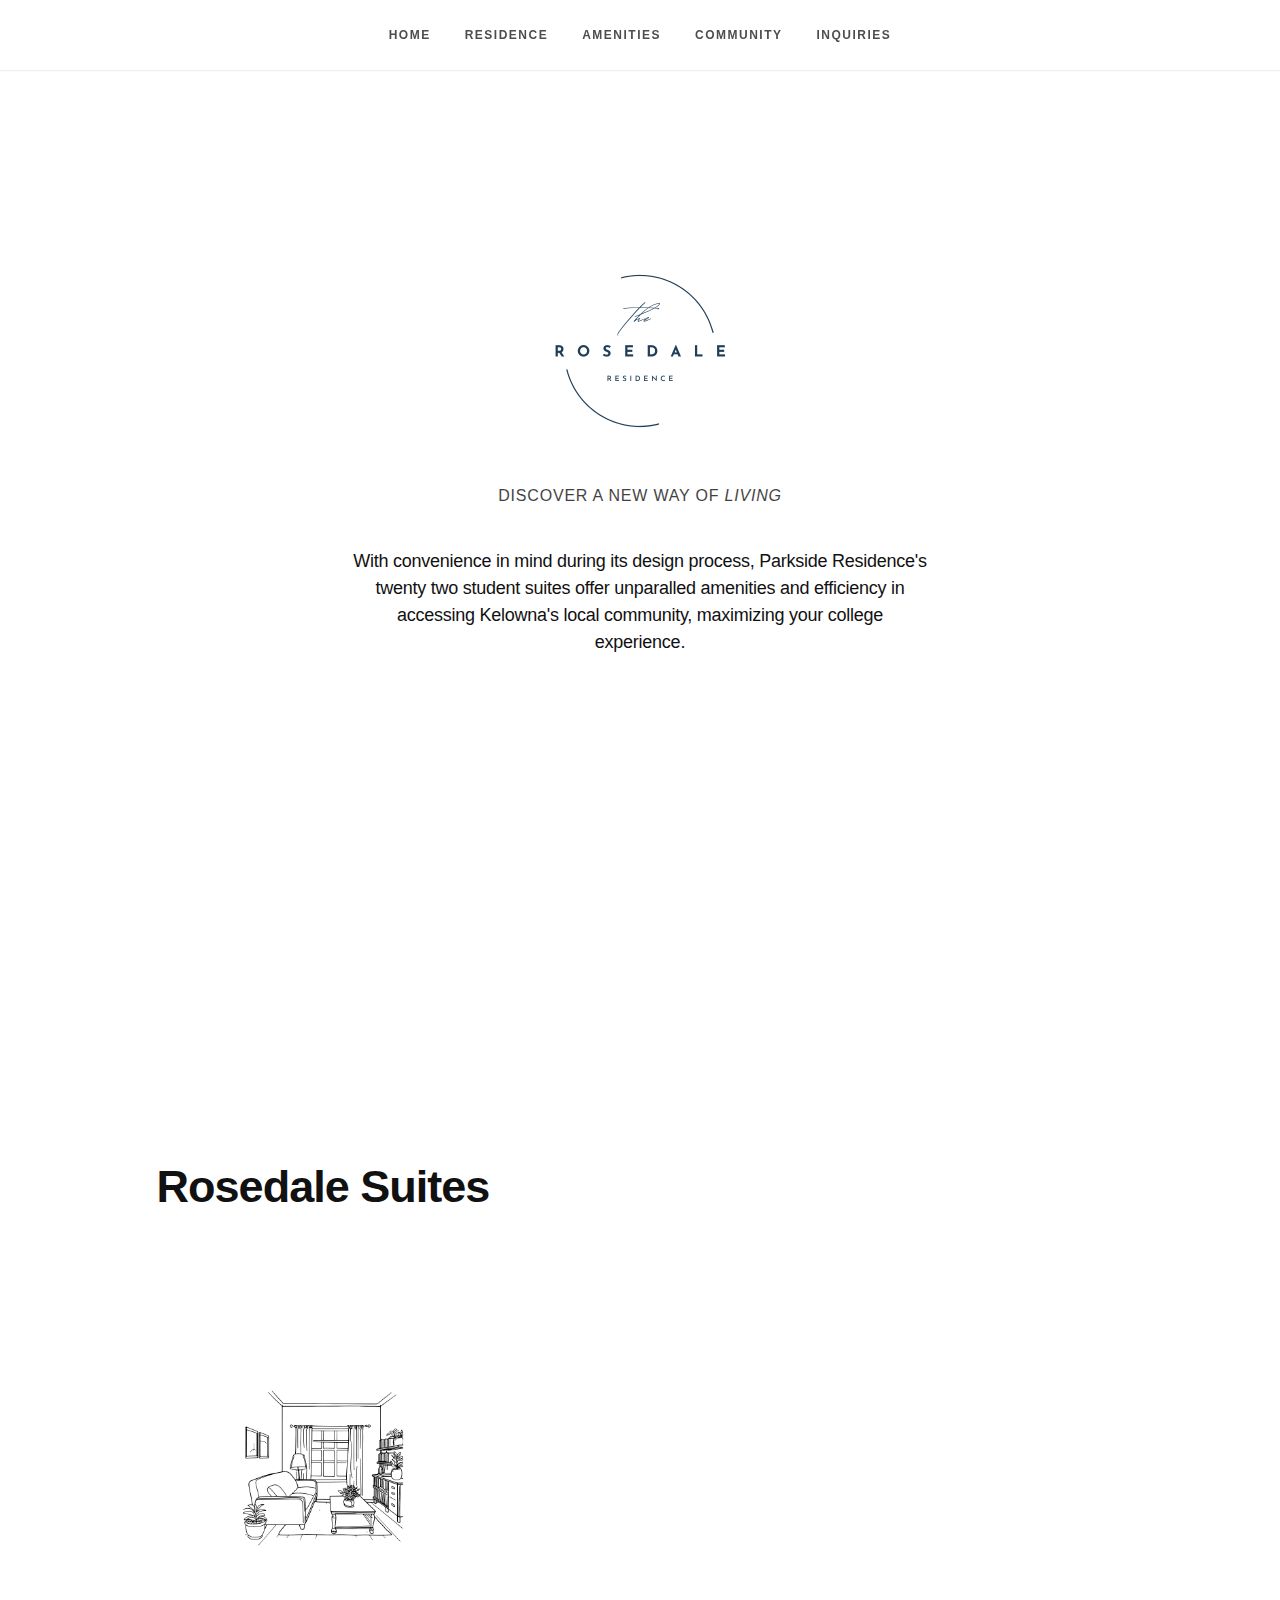
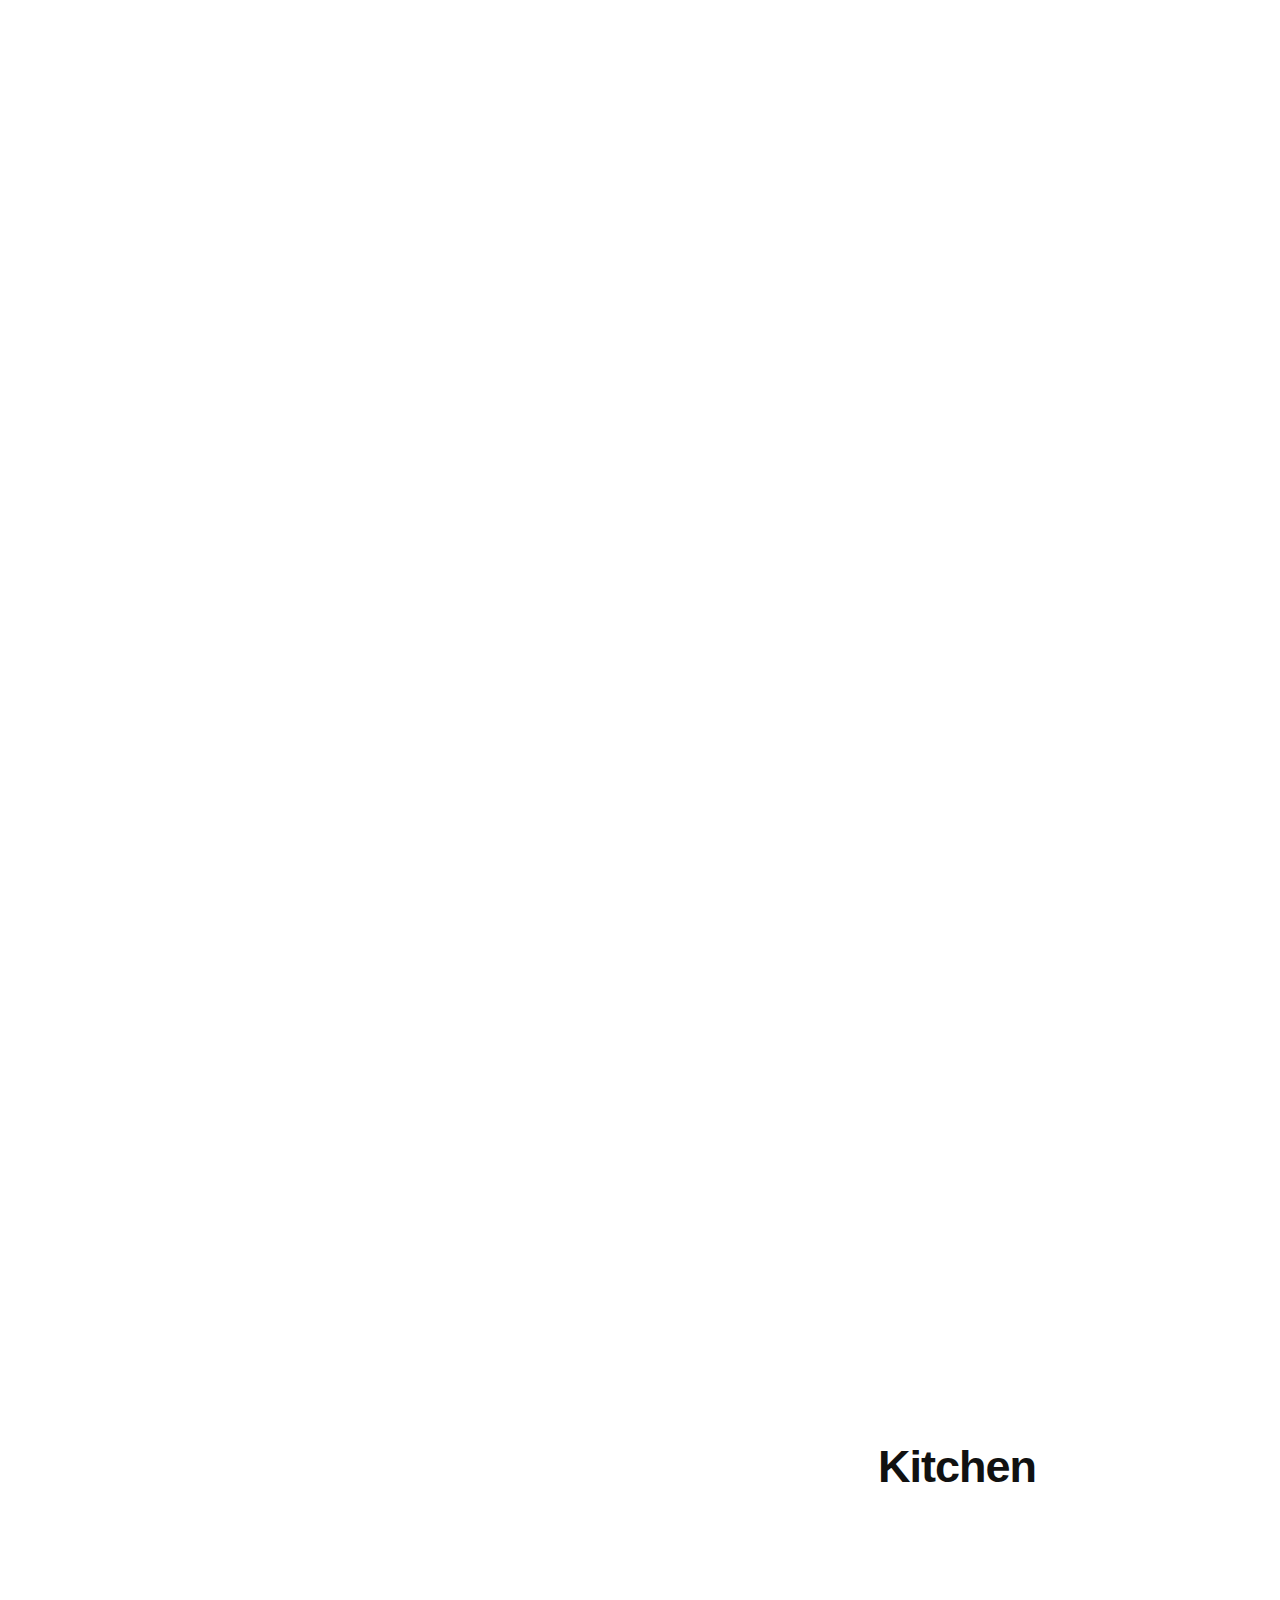
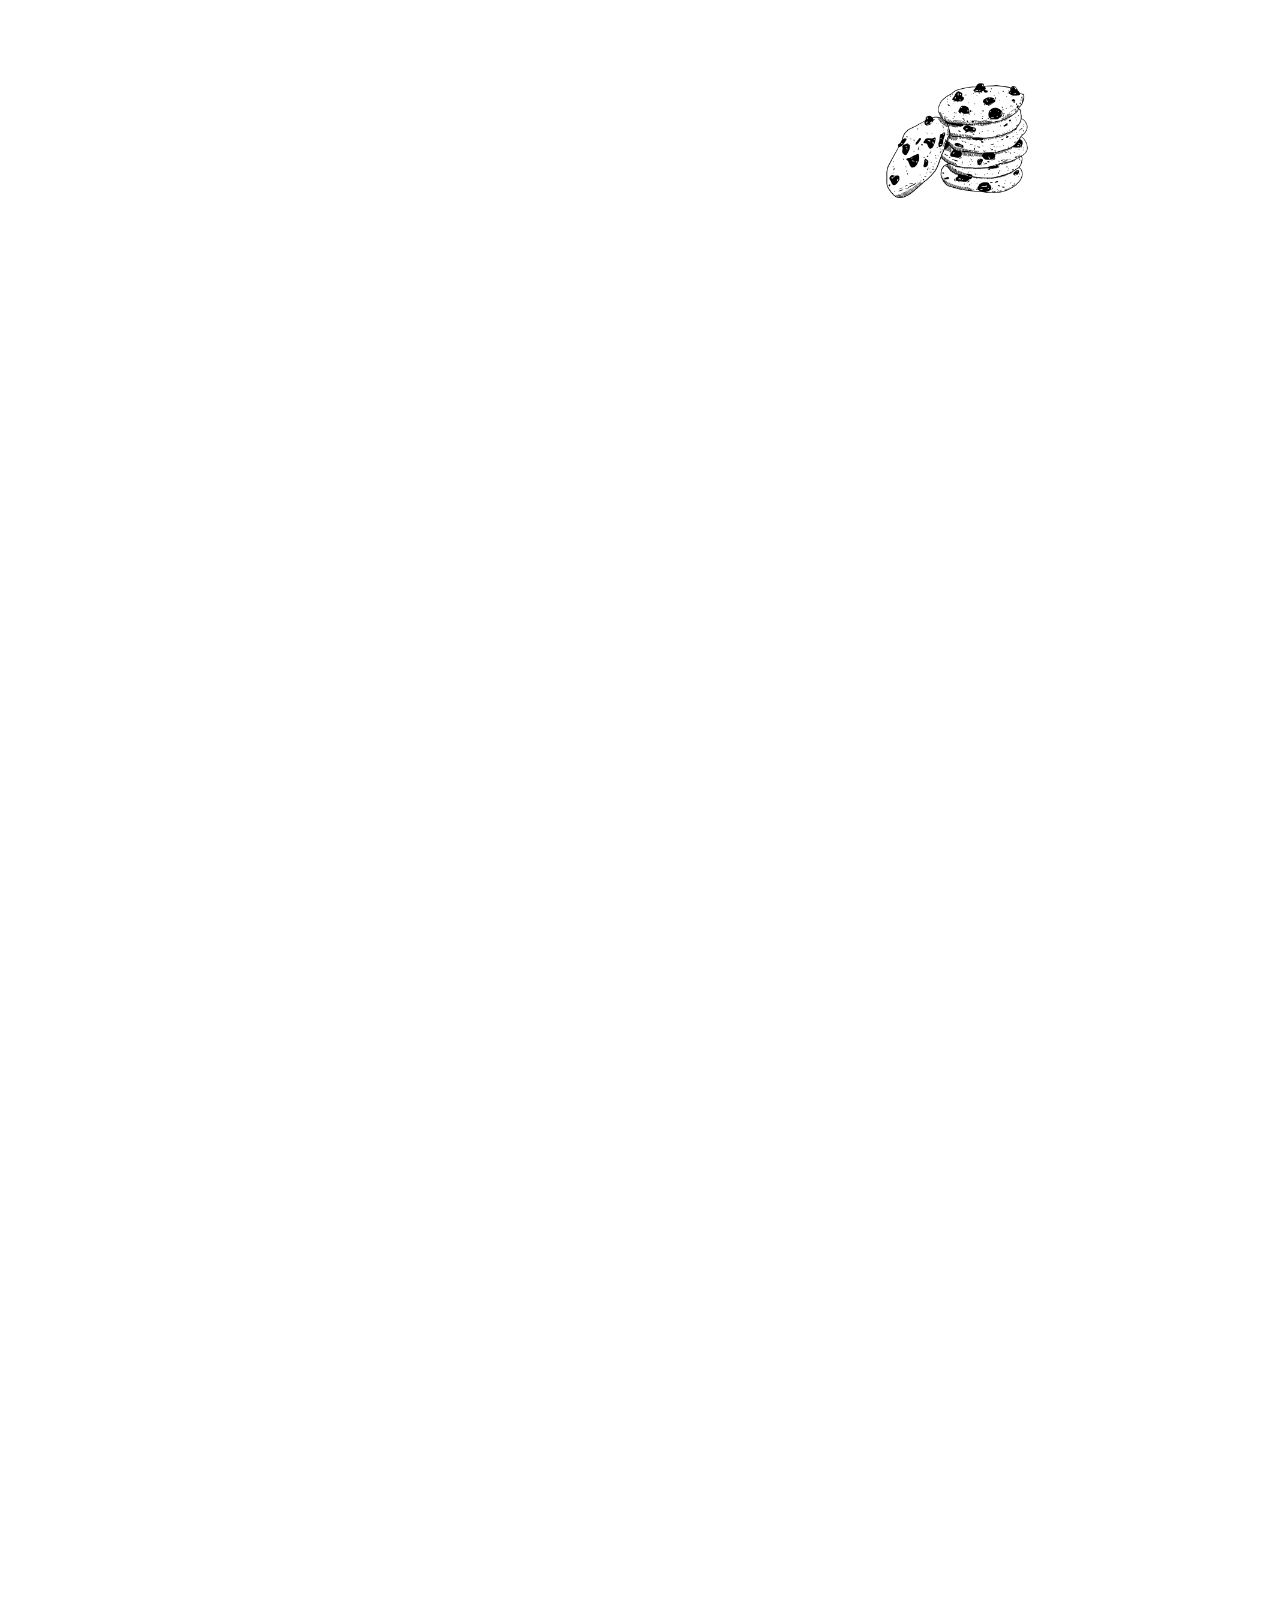
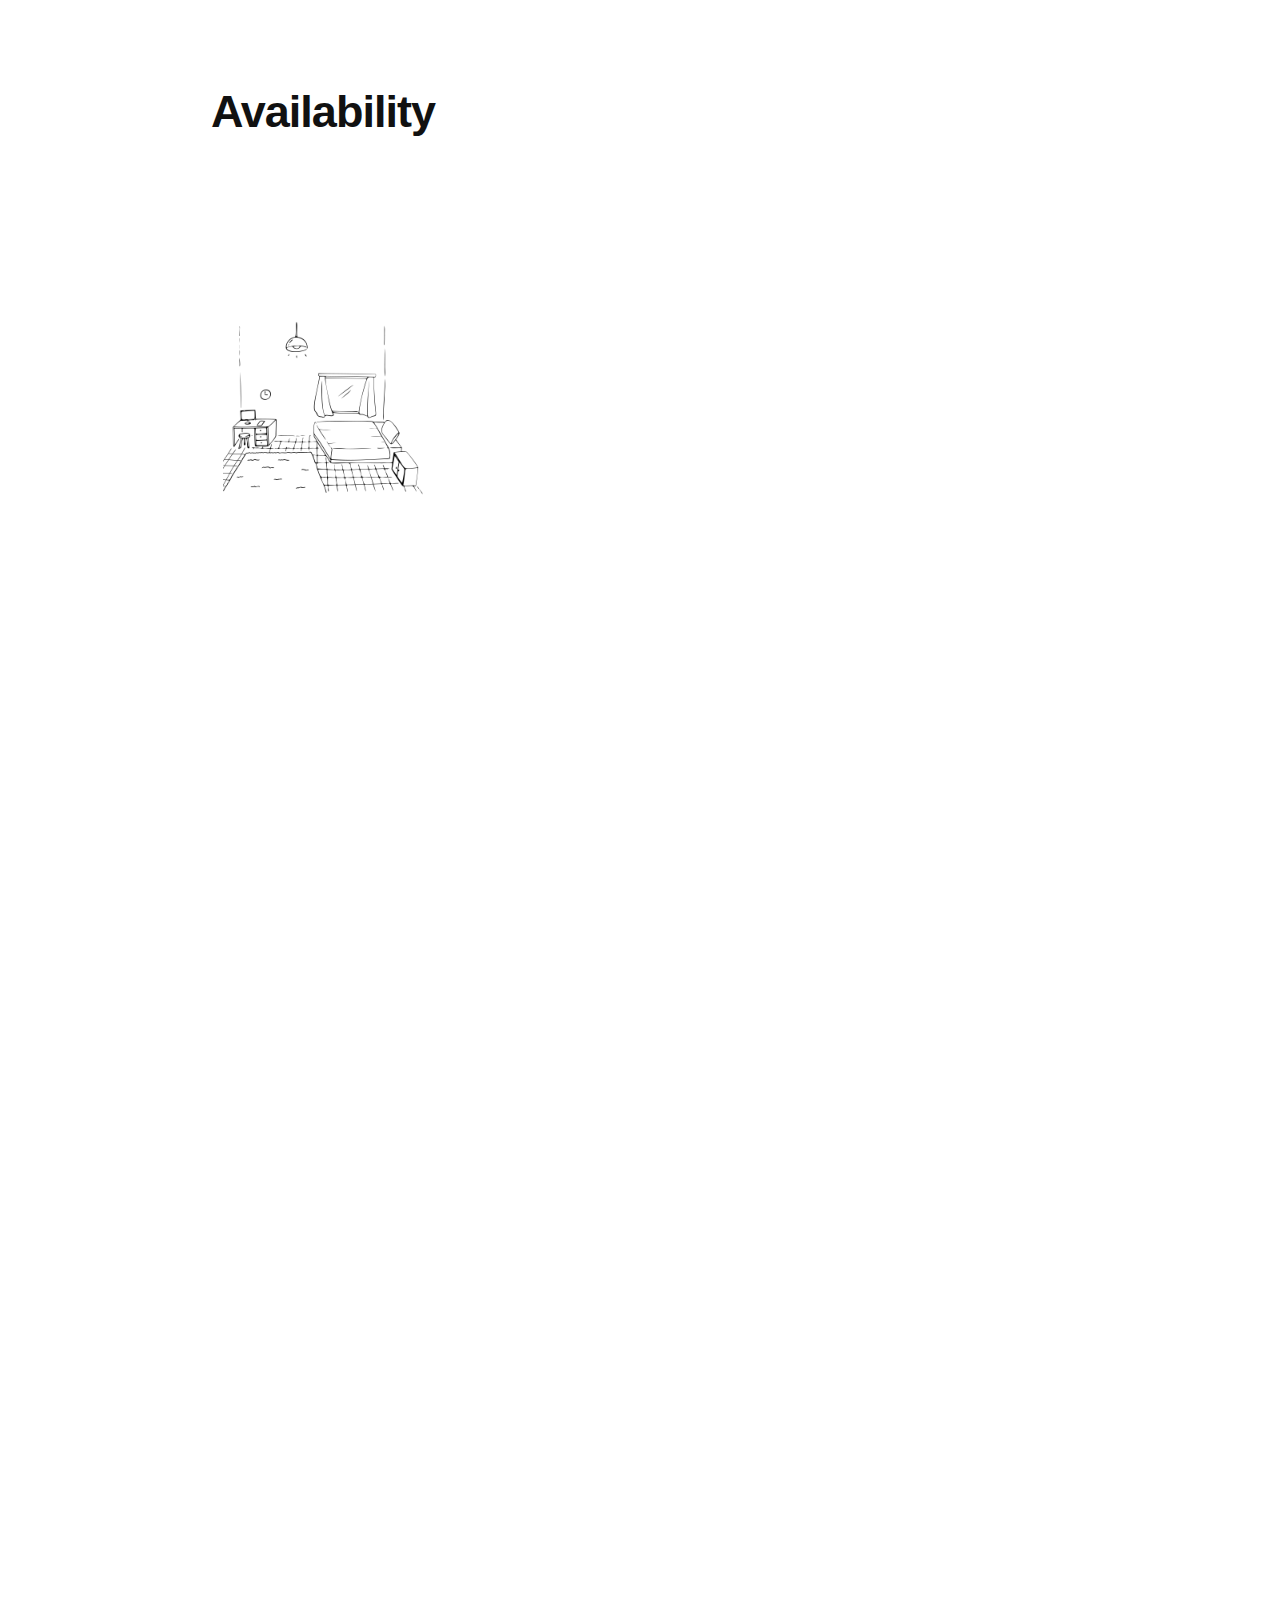
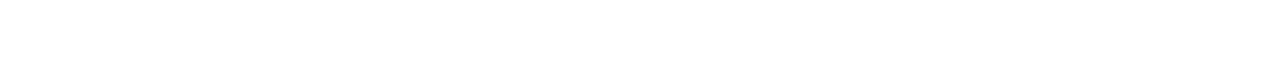
<file: residence.html>
<!doctype html>
<html>
<head>
    <meta charset="UTF-8">
    <meta name="viewport" content="width=device-width, height=device-height, initial-scale=1.0">
    <meta name="apple-mobile-web-app-capable" content="yes" />
    <base href="./">
    <title>Residence - Robson Mews</title>
    <meta property="og:title" content="Residence - Robson Mews" />
    <meta name="twitter:title" content="Residence - Robson Mews" />
    <link rel="preconnect" href="https://fonts.gstatic.com/" crossorigin>
    <link href="css/slides-customized.min.css?p=DI28rQob&rnd=892579" rel="stylesheet" type="text/css" id="js-slides-css">

    
    <!-- Fonts and Material Icons -->
    <link rel="stylesheet" as="font" href="https://fonts.googleapis.com/css2?family=Material+Icons&display=swap" id="js-google-fonts" />
    <style id="js-slides-fonts">
        .slides { font-family: -apple-system,BlinkMacSystemFont,"Segoe UI",Roboto,Oxygen-Sans,Ubuntu,Cantarell,"Helvetica Neue",sans-serif; }
    </style>
<link href="css/swiper.min.css" rel="stylesheet" type="text/css">
<link href="css/custom_MXZWdOvS.css?p=DI28rQob&rnd=635860" rel="stylesheet" type="text/css">    
    <link rel="preload" href="assets/svg/icon-set.svg?p=DI28rQob" as="image" type="image/svg+xml" crossorigin>

</head>
<body class="slides scroll animated noPreload">
<!-- Panel Top 07 -->
<nav class="panel top white firstSlideOnly">
  <div class="sections desktop">
   
    <div class="center">
      <ul class="menu uppercase">
        <li><a href="index.html">Home</a></li>
        <li><a href="residence.html">Residence</a></li>
        <li><a href="amenities.html">Amenities</a></li>
        <li><a href="community.html">Community</a></li>
        <li><a href="inquiries.html">Inquiries</a></li>
      </ul>
    </div>
    </div>
   
</nav>
<!-- Residence Introduction (#1) -->
<section class="slide whiteSlide">
  <div class="content">
    <div class="container">
      <div class="wrap">
      
        <div class="fix-7-12">
             <a href="index.html"> <img src="assets/uploads/roselogo.png?p=DI28rQob" alt="rosedale logo" width="250"> </a>
          
          <p class="small uppercase light margin-bottom-4 opacity-8">Discover a new way of <span class="italic">living</span></p>
          
            <p class="fix-6-12">With convenience in mind during its design process, Parkside Residence's twenty two student suites offer unparalled amenities and efficiency in accessing Kelowna's local community, maximizing your college experience.
 </p>
          
  
			</div>
      </div>    
      </div>
    </div>
  
</section>
<!-- Quadruple Suite (#2) -->
<section data-cid="slide-01-230a07b5" class="slide whiteSlide">
  <div class="content">
    <div class="container">
      <div class="wrap">
        <div class="fix-12-12">
          <ul class="flex verticalCenter">
        
            <li class="col-5-12 col-tablet-1-2 col-phablet-1-1 toLeft">
              
              <h1 class="margin-top-2 smaller margin-bottom-3">Rosedale Suites</h1>
          
              <p class="crop opacity-8 ae-3 margin-bottom-3">Welcome to the epitome of modern student living - the Rosedale Suites. Designed with the discerning student in mind, this luxurious haven seamlessly blends comfort, functionality, and style.</p>
              
               <img width="170" src="assets/uploads/living.png?p=DI28rQob"/>
              
            </li>
            
             <li class="margin-bottom-phablet-5 col-6-12 col-tablet-1-2 col-phablet-1-1">
              <img src="assets/uploads/bed1720235.jpg?p=DI28rQob" class="rounded fromRight ae-2"/>
            </li>
            
          </ul>
        </div>
      </div>
    </div>
  </div>
   
</section>
<!-- quad photos (#3) -->
<section data-cid="slide-147-11abe451" class="slide whiteSlide">
  <div class="content">
    <div class="container">
      <div class="wrap">
        <div class="fix-12-12">
          <ul class="flex fixedSpaces">
            <li class="col-3-12 col-tablet-1-5 margin-top-15 margin-top-phablet-7 margin-top-phone-3 fromLeft ae-1">
              <img src="assets/img/gallery-147-1.jpg" alt="Picture" class="img-147 toRight" data-action="zoom" />
            </li>
            <li class="col-6-12 col-tablet-3-5 ae-3">
              <img src="assets/img/gallery-147-2.jpg" alt="Picture" class="wide block" data-action="zoom" />
            </li>
            <li class="col-3-12 col-tablet-1-5 margin-top-phone-3 fromRight ae-2">
              <img src="assets/img/gallery-147-3.jpg" alt="Picture" class="img-147 toLeft" data-action="zoom" />
            </li>
          </ul>

          
        </div>
      </div>
    </div>
  </div>
   
</section>
<!-- Double Suites (#4) -->
<section data-cid="slide-118-e15b7c54" class="slide whiteSlide">
  <div class="content">
    <div class="container">
      <div class="wrap">
        <div class="fix-12-12">
          <ul class="flex verticalCenter">
            <li class="margin-bottom-phablet-5 col-6-12 col-tablet-1-2 col-phablet-1-1">
              <img src="assets/uploads/main1.jpg?p=DI28rQob" class="rounded fromLeft ae-2"/>
            </li>
            <li class="col-5-12 col-tablet-1-2 col-phablet-1-1 toRight">
              
              <h1 class="margin-top-2 smaller margin-bottom-3">Kitchen</h1>
          
              <p class="crop opacity-8 ae-3 margin-bottom-3">In the kitchen, gleaming quartz countertops offer ample space for meal prep and dining, while an array of state-of-the-art pantries provide ample storage for all of your snacks.</p>
              
               <img width="150" src="assets/uploads/cookie.png?p=DI28rQob"/>
              
            </li>
          </ul>
        </div>
      </div>
    </div>
  </div>
   
</section>
<!-- double photos (#5) -->
<section data-cid="slide-147-3e5b97d6" class="slide whiteSlide">
  <div class="content">
    <div class="container">
      <div class="wrap">
        <div class="fix-12-12">
          <ul class="flex fixedSpaces">
            <li class="col-3-12 col-tablet-1-5 margin-top-15 margin-top-phablet-7 margin-top-phone-3 fromLeft ae-1">
              <img src="assets/img/gallery-147-1.jpg" alt="Picture" class="img-147 toRight" data-action="zoom" />
            </li>
            <li class="col-6-12 col-tablet-3-5 ae-3">
              <img src="assets/img/gallery-147-2.jpg" alt="Picture" class="wide block" data-action="zoom" />
            </li>
            <li class="col-3-12 col-tablet-1-5 margin-top-phone-3 fromRight ae-2">
              <img src="assets/img/gallery-147-3.jpg" alt="Picture" class="img-147 toLeft" data-action="zoom" />
            </li>
          </ul>
     
        </div>
      </div>
    </div>
  </div>
   
</section>
<!-- Quadruple Suite (#6) -->
<section data-cid="slide-01-eca879ab" class="slide whiteSlide">
  <div class="content">
    <div class="container">
      <div class="wrap">
        <div class="fix-12-12">
          <ul class="flex verticalCenter">
        
            <li class="col-5-12 col-tablet-1-2 col-phablet-1-1 toLeft">
              
              <h1 class="margin-top-2 smaller margin-bottom-3">Availability</h1>
          
              <p class="crop opacity-8 ae-3 margin-bottom-3">The Rosedale Residence offers both Double (2) and Quadruple (4) suites. We implore you to join our community - a hub of relaxation and socialization. Inquire today!</p>
              
               <img width="200" src="assets/uploads/bed.png?p=DI28rQob"/>
              
            </li>
            
             <li class="margin-bottom-phablet-5 col-6-12 col-tablet-1-2 col-phablet-1-1">
              <img src="assets/uploads/living-crop.png?p=DI28rQob" class="rounded fromRight ae-2"/>
            </li>
            
          </ul>
        </div>
      </div>
    </div>
  </div>
   
</section>
<!-- Residence Slider  (#7) -->
<!-- add the <div class="timer"></div> element inside each slider's li element: -->
<section data-cid="example-xr1z9XYi-0435be9c" class="slide whiteSlide">
  <div class="content">
    <div class="container">
      <div class="wrap">

        <div class="fix-12-12 relative">

          <!-- slider -->
          <ul class="slider autoplay noText ae-1" data-slider-interval="5000" data-slider-id="multiple-sliders">
            <li class="selected">
              <img src="assets/uploads/living1728661.png?p=DI28rQob" class="wide" alt="living"/>
              <div class="timer"></div>
            </li>
            <li>
              <img src="assets/uploads/kitchen113440.jpg?p=DI28rQob" class="wide" alt="dining"/>
              <div class="timer"></div>
            </li>
            <li>
              <img src="assets/uploads/bed-ipad-copy.jpg?p=DI28rQob" class="wide" alt="bed"/>
               <div class="timer"></div>
            </li>
          </ul>

          <!-- controller -->
          <ul class="controller dots ae-3 margin-top-2" data-slider-id="multiple-sliders">
            <li class="dot selected"></li>
            <li class="dot"></li>
            <li class="dot"></li>
          </ul>

      </div>
    </div>
  </div>
  </div>
</section>

<!-- jQuery 3.6.0 -->
    <script src="https://ajax.googleapis.com/ajax/libs/jquery/3.6.0/jquery.min.js"></script>
    <!-- Compressed Scripts -->
    <script src="js/slides.min.js?611360" type="text/javascript"></script>
    <script src="js/swiper.min.js" type="text/javascript"></script>
<script src="js/custom_MXZWdOvS.js?p=DI28rQob&rnd=827410"></script>    
 
    
</body>
</html>
</file>
<file: css/custom_wuyTrXYt.css>
/* Slide 01 (#1) */
.timer {
  position: relative;
  width: 0%;
  height: 4px;
  background: #cc00ff;
}

.timer:after {
  content: "";
  position: absolute;
  height: 4px;
  left: 0;
  top: 0;
  background: #cc00ff;
}

ul.slider {
  max-width: 100%;
  /* Adjust the width to your preferred value */
  margin: 0 auto;
  /* To center the slider on the page */
}

.slider > li.selected .timer:after {
  width: 0%;
  animation: 5s timer linear;
}

@keyframes timer {
  to {
    width: 100%;
  }
}
/* Slide 01 (#2) */
/* To restrict styles to the current slide, panel, or example use .slide[data-cid="slide-01-329b2c58"] */
.slide[data-cid=slide-01-329b2c58] .external-slider-118 {
  overflow: hidden;
  width: calc(100% + 8vw + 15px);
}
.slide[data-cid=slide-01-329b2c58] .controller-external-118 > li p {
  opacity: 0.6;
  transition: 0.15s;
}
.slide[data-cid=slide-01-329b2c58] .controller-external-118 > li.selected p, .slide[data-cid=slide-01-329b2c58] .controller-external-118 > li:hover p {
  opacity: 1;
}
@media (max-width: 767px) {
  .slide[data-cid=slide-01-329b2c58] .controller-external-118 {
    display: inline-block;
  }
}
.slide[data-cid=slide-01-329b2c58] .box-118 {
  width: 280px !important;
}

/* Slide 01 (#4) */
/* To restrict styles to the current slide, panel, or example use .slide[data-cid="slide-01-2e82c222"] */
.slide[data-cid=slide-01-2e82c222] .external-slider-118 {
  overflow: hidden;
  width: calc(100% + 8vw + 15px);
}
.slide[data-cid=slide-01-2e82c222] .controller-external-118 > li p {
  opacity: 0.6;
  transition: 0.15s;
}
.slide[data-cid=slide-01-2e82c222] .controller-external-118 > li.selected p, .slide[data-cid=slide-01-2e82c222] .controller-external-118 > li:hover p {
  opacity: 1;
}
@media (max-width: 767px) {
  .slide[data-cid=slide-01-2e82c222] .controller-external-118 {
    display: inline-block;
  }
}
.slide[data-cid=slide-01-2e82c222] .box-118 {
  width: 280px !important;
}

/* Slide 01 (#5) */
/* To restrict styles to the current slide, panel, or example use .slide[data-cid="slide-01-a122ab27"] */
.slide[data-cid=slide-01-a122ab27] .img-147 {
  max-width: unset;
  max-height: 100vh;
}
@media (max-width: 767px) {
  .slide[data-cid=slide-01-a122ab27] .img-147 {
    max-height: 50vh;
  }
}

/* Slide 01 (#6) */
/* To restrict styles to the current slide, panel, or example use .slide[data-cid="slide-01-152a86fa"] */
.slide[data-cid=slide-01-152a86fa] .external-slider-118 {
  overflow: hidden;
  width: calc(100% + 8vw + 15px);
}
.slide[data-cid=slide-01-152a86fa] .controller-external-118 > li p {
  opacity: 0.6;
  transition: 0.15s;
}
.slide[data-cid=slide-01-152a86fa] .controller-external-118 > li.selected p, .slide[data-cid=slide-01-152a86fa] .controller-external-118 > li:hover p {
  opacity: 1;
}
@media (max-width: 767px) {
  .slide[data-cid=slide-01-152a86fa] .controller-external-118 {
    display: inline-block;
  }
}
.slide[data-cid=slide-01-152a86fa] .box-118 {
  width: 280px !important;
}
</file>
<file: css/custom_N8XSjIdl.css>
/* Slide 137 (#1) */
/* To restrict styles to the current slide, panel, or example use .slide[data-cid="slide-137-2c9498f7"] */
.slide[data-cid=slide-137-2c9498f7] .img-137 {
  position: absolute;
  top: 50%;
  left: 50%;
  transform: translate(-50%, -50%);
  max-height: 80vh;
}

/* Slide 146 (#2) */
/* To restrict styles to the current slide, panel, or example use .slide[data-cid="slide-146-f5c3d67b"] */
.slide[data-cid=slide-146-f5c3d67b] .external-slider-118 {
  overflow: hidden;
  width: calc(100% + 8vw + 15px);
}
.slide[data-cid=slide-146-f5c3d67b] .controller-external-118 > li p {
  opacity: 0.6;
  transition: 0.15s;
}
.slide[data-cid=slide-146-f5c3d67b] .controller-external-118 > li.selected p, .slide[data-cid=slide-146-f5c3d67b] .controller-external-118 > li:hover p {
  opacity: 1;
}
@media (max-width: 767px) {
  .slide[data-cid=slide-146-f5c3d67b] .controller-external-118 {
    display: inline-block;
  }
}
.slide[data-cid=slide-146-f5c3d67b] .box-118 {
  width: 280px !important;
}

/* Slide 01 (#3) */
/* To restrict styles to the current slide, panel, or example use .slide[data-cid="slide-01-2700fdfc"] */
.slide[data-cid=slide-01-2700fdfc] .flex-47 .material-icons {
  margin-bottom: 15px;
  margin-top: 15px;
  font-size: 36px;
}

/* Slide 146 (#5) */
/* To restrict styles to the current slide, panel, or example use .slide[data-cid="slide-146-e31eb79b"] */
.slide[data-cid=slide-146-e31eb79b] .external-slider-118 {
  overflow: hidden;
  width: calc(100% + 8vw + 15px);
}
.slide[data-cid=slide-146-e31eb79b] .controller-external-118 > li p {
  opacity: 0.6;
  transition: 0.15s;
}
.slide[data-cid=slide-146-e31eb79b] .controller-external-118 > li.selected p, .slide[data-cid=slide-146-e31eb79b] .controller-external-118 > li:hover p {
  opacity: 1;
}
@media (max-width: 767px) {
  .slide[data-cid=slide-146-e31eb79b] .controller-external-118 {
    display: inline-block;
  }
}
.slide[data-cid=slide-146-e31eb79b] .box-118 {
  width: 280px !important;
}
</file>
<file: css/custom_6VKqQWYO.css>
/* Kelowna Photo (#3) */
/* To restrict styles to the current slide, panel, or example use .slide[data-cid="slide-141-a9d50961"] */
@media (max-width: 767px) {
  .slide[data-cid=slide-141-a9d50961] .box-141-center {
    display: flex;
    flex-direction: column-reverse;
  }
}
@media (min-width: 1024px) {
  .slide[data-cid=slide-141-a9d50961] .box-141-right {
    margin-top: -100px;
  }
}

/* Campus Photo (#5) */
/* To restrict styles to the current slide, panel, or example use .slide[data-cid="slide-141-62b9e6a7"] */
@media (max-width: 767px) {
  .slide[data-cid=slide-141-62b9e6a7] .box-141-center {
    display: flex;
    flex-direction: column-reverse;
  }
}
@media (min-width: 1024px) {
  .slide[data-cid=slide-141-62b9e6a7] .box-141-right {
    margin-top: -100px;
  }
}
</file>
<file: css/custom_MXZWdOvS.css>
@charset "UTF-8";
/* Quadruple Suite (#2) */
/* To restrict styles to the current slide, panel, or example use .slide[data-cid="slide-01-230a07b5"] */
.slide[data-cid=slide-01-230a07b5] .external-slider-118 {
  overflow: hidden;
  width: calc(100% + 8vw + 15px);
}
.slide[data-cid=slide-01-230a07b5] .controller-external-118 > li p {
  opacity: 0.6;
  transition: 0.15s;
}
.slide[data-cid=slide-01-230a07b5] .controller-external-118 > li.selected p, .slide[data-cid=slide-01-230a07b5] .controller-external-118 > li:hover p {
  opacity: 1;
}
@media (max-width: 767px) {
  .slide[data-cid=slide-01-230a07b5] .controller-external-118 {
    display: inline-block;
  }
}
.slide[data-cid=slide-01-230a07b5] .box-118 {
  width: 280px !important;
}

/* quad photos (#3) */
/* To restrict styles to the current slide, panel, or example use .slide[data-cid="slide-147-11abe451"] */
.slide[data-cid=slide-147-11abe451] .img-147 {
  max-width: unset;
  max-height: 100vh;
}
@media (max-width: 767px) {
  .slide[data-cid=slide-147-11abe451] .img-147 {
    max-height: 50vh;
  }
}

/* Double Suites (#4) */
/* To restrict styles to the current slide, panel, or example use .slide[data-cid="slide-118-e15b7c54"] */
.slide[data-cid=slide-118-e15b7c54] .external-slider-118 {
  overflow: hidden;
  width: calc(100% + 8vw + 15px);
}
.slide[data-cid=slide-118-e15b7c54] .controller-external-118 > li p {
  opacity: 0.6;
  transition: 0.15s;
}
.slide[data-cid=slide-118-e15b7c54] .controller-external-118 > li.selected p, .slide[data-cid=slide-118-e15b7c54] .controller-external-118 > li:hover p {
  opacity: 1;
}
@media (max-width: 767px) {
  .slide[data-cid=slide-118-e15b7c54] .controller-external-118 {
    display: inline-block;
  }
}
.slide[data-cid=slide-118-e15b7c54] .box-118 {
  width: 280px !important;
}

/* double photos (#5) */
/* To restrict styles to the current slide, panel, or example use .slide[data-cid="slide-147-3e5b97d6"] */
.slide[data-cid=slide-147-3e5b97d6] .img-147 {
  max-width: unset;
  max-height: 100vh;
}
@media (max-width: 767px) {
  .slide[data-cid=slide-147-3e5b97d6] .img-147 {
    max-height: 50vh;
  }
}

/* Quadruple Suite (#6) */
/* To restrict styles to the current slide, panel, or example use .slide[data-cid="slide-01-eca879ab"] */
.slide[data-cid=slide-01-eca879ab] .external-slider-118 {
  overflow: hidden;
  width: calc(100% + 8vw + 15px);
}
.slide[data-cid=slide-01-eca879ab] .controller-external-118 > li p {
  opacity: 0.6;
  transition: 0.15s;
}
.slide[data-cid=slide-01-eca879ab] .controller-external-118 > li.selected p, .slide[data-cid=slide-01-eca879ab] .controller-external-118 > li:hover p {
  opacity: 1;
}
@media (max-width: 767px) {
  .slide[data-cid=slide-01-eca879ab] .controller-external-118 {
    display: inline-block;
  }
}
.slide[data-cid=slide-01-eca879ab] .box-118 {
  width: 280px !important;
}

/* Residence Slider  (#7) */
.timer {
  position: relative;
  width: 100%;
  height: 4px;
  background: #ccc;
}

.timer:after {
  content: "";
  position: absolute;
  height: 4px;
  left: 0;
  top: 0;
  background: #00ffCC;
}

.slider > li.selected .timer:after {
  width: 0%;
  animation: 5s timer linear;
}

@keyframes timer {
  to {
    width: 100%;
  }
}
/* Panel Bottom 05 */
.original {
  background-color: rgba(236, 235, 232, 0.75);
}
</file>
<file: css/slides-customized.min.css>
﻿html,body,div,span,applet,object,iframe,h1,h2,h3,h4,h5,h6,p,hr,blockquote,pre,a,abbr,acronym,address,big,cite,code,del,dfn,em,img,ins,kbd,q,s,samp,small,strike,strong,sub,sup,tt,var,b,u,i,center,dl,dt,dd,ol,ul,li,fieldset,form,label,legend,table,caption,tbody,tfoot,thead,tr,th,td,article,aside,canvas,details,embed,figure,figcaption,footer,header,hgroup,menu,nav,output,ruby,section,summary,time,mark,audio,video{border:0;vertical-align:baseline;margin:0;padding:0}article,aside,details,figcaption,figure,footer,header,hgroup,menu,nav,section{display:block}ol,ul,li{list-style:none}blockquote,q{quotes:none}blockquote:before,blockquote:after,q:before,q:after{content:none}table{border-collapse:collapse;border-spacing:0}b,strong{font-weight:600}html{position:static !important;top:0 !important;box-sizing:border-box}*,*:before,*:after{box-sizing:inherit}:focus{outline:none !important}html{margin:0;padding:0;overflow:hidden;-webkit-backface-visibility:hidden;backface-visibility:hidden}body{width:100%;height:100%}html,body{max-width:100%;overflow-x:hidden;-webkit-tap-highlight-color:transparent}html.scrollable,html.scrollable body{overflow-y:auto;-webkit-overflow-scrolling:touch}img{max-width:100%;display:inline-block}img.round{border-radius:999px}img.rounded{border-radius:6px}.slides{color:#fff;fill:#fff;hyphens:none;background:#111;-webkit-font-smoothing:antialiased}.slides.bodyWhite{background:#fff}.slides.desktopSwipe{cursor:-webkit-grab}.slides.desktopSwipe:active{cursor:-webkit-grabbing}.slides.desktopSwipe .slide .container .wrap{cursor:inherit}.button{display:inline-block;border-radius:3px;padding:14px 22px;color:#fff;border:none;outline:none;text-decoration:none;background:#202020;font-size:16px;line-height:1.5;font-weight:500;text-align:center;vertical-align:top;cursor:pointer;overflow:hidden;backface-visibility:hidden;letter-spacing:normal !important;position:relative;white-space:nowrap;transform:translate3d(0, 0, 0);box-shadow:0 1px 4px rgba(0, 0, 0, 0.1),0 2px 6px rgba(0, 0, 0, 0.1);-webkit-appearance:none;margin-bottom:10px;transition:.3s;user-select:none !important}@media(max-width: 767px){.button{max-width:100%;white-space:normal}}.slide .button,.popup .button{margin-left:5px;margin-right:5px}.slide .button.small,.popup .button.small{margin-left:4px;margin-right:4px}.button.wide{margin-left:0 !important;margin-right:0 !important}.button .material-icons{position:relative;vertical-align:middle;margin-right:8px;font-size:20px;top:-2px;user-select:none !important}.button .material-icons.small{font-size:17px;bottom:1px}.button .material-icons.right{margin-left:8px;margin-right:0px}.button svg{width:20px;height:20px;margin-top:-3px;vertical-align:middle;margin-right:10px;pointer-events:none !important;position:relative}.button svg *{pointer-events:none !important}.button svg.right{margin-right:0;margin-left:10px}.button.actionButton{display:inline-block;height:42px;width:42px;padding:12px;border-radius:40px;z-index:999;background:rgba(0, 0, 0, 0.3);line-height:1;box-shadow:0 0 0 1px rgba(255, 255, 255, 0.05);cursor:pointer;-ms-touch-action:manipulation;touch-action:manipulation;vertical-align:top}.button.actionButton svg{width:18px;height:18px;fill:#fff !important;top:2px;vertical-align:bottom}.button.actionButton .material-icons{margin:0;position:relative;left:-3px;top:-3px;font-size:24px}.button.actionButton.big{width:50px;height:50px;padding:16px}.button.actionButton.big .material-icons{font-size:24px}.button.actionButton.big svg{width:22px;height:22px;left:-2px;top:0px}.button.actionButton.larger{width:80px;height:80px;padding:21px}.button.actionButton.larger .material-icons{font-size:38px;top:0;left:0}.button.actionButton.larger svg{margin:0 auto;width:30px;height:30px;left:0px;top:4px}.button.actionButton.stroke{box-shadow:none;padding:10px}.button.actionButton:hover:not(:active){transform:translateY(0) !important}.button.actionButton.rounded{border-radius:6px}.button.actionButton svg,.slide.whiteSlide .button.actionButton svg{fill:#fff}.button.actionButton.sound [class*=sound-]{position:absolute;opacity:0;transition:.5s;left:13px;top:16px}.button.actionButton.sound.stroke [class*=sound-]{left:11px;top:14px}.button.actionButton.sound.playing .sound-on,.button.actionButton.sound:not(.playing) .sound-off{opacity:1}.button.actionButton.transparent{background-color:transparent}.button:hover{box-shadow:0 2px 4px rgba(0, 0, 0, 0.15),0 3px 9px rgba(0, 0, 0, 0.15);opacity:1;transform:translateY(0px) !important;transition:.35s !important}.button:hover:after{opacity:.5}.button:active{box-shadow:0 3px 6px 0 rgba(0, 0, 0, 0.1),0 0px 10px 0 rgba(0, 0, 0, 0.1),0 1px 4px -1px rgba(0, 0, 0, 0.1);transform:translateY(2px) !important;transition:.35s !important}.button:active:after{opacity:1}.button.uppercase{font-size:15px;padding-top:15px;padding-bottom:15px}.button.lowercase{text-transform:lowercase;letter-spacing:0em;font-weight:300}.button.round{border-radius:99px;padding-left:24px;padding-right:24px}.button.rounded{border-radius:6px}.button.rectangular{border-radius:1px}.button.square{border-radius:0px}.button.stroke{color:#202020;border:2px solid;background-color:transparent !important;padding:12px 20px}.slide.whiteSlide .button.stroke{color:#202020}.button.stroke.round{padding-left:26px;padding-right:26px}.button.stroke.uppercase{padding-top:13px;padding-bottom:13px}.button.stroke.uppercase svg{margin-bottom:-2px}.button.stroke.uppercase.small{padding:11px 15px}.button.stroke.small{border:1px solid;padding-top:9px;padding-bottom:9px}@media(min-width: 768px){.button.stroke.big{padding:14px 28px}.button.stroke.big.uppercase{padding-top:16px;padding-bottom:16px}}.button.stroke:not(.flat):hover{box-shadow:inset 0 -100px 0 rgba(41, 41, 41, 0.05),0 4px 6px 0 rgba(0, 0, 0, 0.1),0 1px 10px 0 rgba(0, 0, 0, 0.1),0 2px 4px -1px rgba(0, 0, 0, 0.1)}.button.thin-stroke{color:#202020;font-weight:300;border:1px solid;background-color:transparent !important;padding:13px 21px 13px}.slide.whiteSlide .button.thin-stroke{color:#202020}.button.thin-stroke.small{padding:9px 15px}.button.flat:not(:hover){box-shadow:none}.button:not(.stroke) svg{fill:#fff}.button.small{font-size:15px;font-weight:500;padding:10px 16px 10px}.button.small .material-icons{vertical-align:bottom;position:relative;font-size:18px;margin-right:8px;bottom:1px}.button.small .material-icons.right{margin-left:8px;margin-right:0px}.button.small svg{width:16px;height:16px;margin-right:10px;top:0px}.button.small svg.right{margin-right:0;margin-left:10px}.button.small.round{padding-left:18px;padding-right:18px}.button.small.rounded{border-radius:6px}.button.small.uppercase{font-size:12px;padding:12px 16px;letter-spacing:.125em}.button.small.uppercase.round{padding-left:19px;padding-right:19px}@media(min-width: 768px){.button.big{font-size:20px;padding:16px 26px}.button.big.round{padding-left:28px;padding-right:28px}.button.big.rounded{border-radius:7px}.button.big.uppercase{font-size:16px;padding:19px 28px}.button.big.uppercase.round{padding-left:32px;padding-right:32px}.button.big .material-icons{margin-right:10px;font-size:24px;top:-2px}.button.big .material-icons.right{margin-left:10px;margin-right:0px}.button.big svg{width:24px;height:24px;margin-right:11px;top:0}.button.big svg.right{margin-right:0;margin-left:11px}}.button.empty{padding:0 !important;background-color:transparent !important;font-size:0 !important;margin:0;box-shadow:none}.button.hollow{padding:0 !important;background-color:transparent !important;font-size:0 !important;box-shadow:none !important}.button.hollow svg{margin:0}.button.shade{position:relative}.button.shade:after{content:"";position:absolute;top:0;left:0;width:100%;height:100%;background:#292929;opacity:0;transition:.25s}.button.shade:hover:after{opacity:.15}.button.shade:active:after{opacity:.2}.button.play{width:90px;height:90px;border-radius:50%;padding:27px;margin-left:0px;margin-right:0px}.button.play svg{fill:#fff;width:35px;height:36px;margin:0}.button.play.small{width:60px;height:60px;border-radius:50%;padding:17px 19px}.button.play.small svg{fill:#fff;width:23px;height:23px}.button.play:hover{transform:scale(1.05)}.button.gradient{position:relative}.button.gradient:before{content:"";position:absolute;top:0;left:0;width:100%;height:100%;background:-webkit-gradient(linear, left top, left bottom, from(#fff), to(#000));background:linear-gradient(to bottom, #fff 0%, #000 100%);z-index:-1;opacity:.1}.form-group-left{border-top-right-radius:0 !important;border-bottom-right-radius:0 !important;margin-right:0 !important}.form-group-center{border-radius:0 !important;margin-right:0 !important;margin-left:0 !important}.form-group-right{border-top-left-radius:0 !important;border-bottom-left-radius:0 !important;margin-left:0 !important}.slide.whiteSlide .button.white:hover{box-shadow:0 4px 6px 0 rgba(0, 0, 0, 0.1),0 1px 10px 0 rgba(0, 0, 0, 0.1)}.slide.whiteSlide .button.white:hover:after{opacity:.3}.roundButton{border-radius:50px;height:50px;width:50px;padding:14px;margin:5px}.roundButton svg{bottom:2px}@media(max-width: 319px){.button.uppercase,.uppercase{letter-spacing:.07em}}.button.uppercase{letter-spacing:.125em !important;text-indent:-0.1em !important;font-weight:700 !important}.material-icons{font-family:"Material Icons";font-weight:normal;font-style:normal;font-size:24px;display:inline-block;line-height:1;text-transform:none;letter-spacing:normal;word-wrap:normal;white-space:nowrap;direction:ltr;-webkit-font-smoothing:antialiased;text-rendering:optimizeLegibility;-moz-osx-font-smoothing:grayscale;font-feature-settings:"liga"}.material-icons.md-18{font-size:18px}.material-icons.md-24{font-size:24px}.material-icons.md-36{font-size:36px}.material-icons.md-48{font-size:48px}.slide.whiteSlide svg:not(.noFill){fill:#202020}.svgContainer,.embedContainer{position:relative;width:100%;height:0;padding:0}.svgContainer svg.scale,.embedContainer .scale{position:absolute;height:100%;width:100%;left:0;top:0}.dots{font-size:0}.dot{padding:7px;display:inline-block}.dot:after{content:"";display:inline-block;width:6px;height:6px;background:#fff;border-radius:50%;opacity:.5;transition:.25s}.dot.big .dot:after{width:14px;height:14px}.slide.whiteSlide .dot:after{background:#111}.slides:not(.mobile).dot:hover:after{transform:scale(1.333333);opacity:1}.dot:active:after,.dot.selected:after{opacity:1;transform:scale(1.675)}.tabs{color:#fff;max-width:260px;border-radius:5px}.tabs li{padding:16px 20px;letter-spacing:2.5px;font-size:12px;transition:.15s;margin-top:-1px;border:1px solid rgba(255, 255, 255, 0.3)}.tabs li:not(:last-child){border-bottom:0}.tabs li:first-child{border-radius:6px 6px 0 0}.tabs li:last-child{border-radius:0 0 6px 6px}.tabs li.selected{background:#fff;color:#202020}.slide.whiteSlide .tabs li{border-color:#e5e5e5;color:#202020}.slide.whiteSlide .tabs li.selected{background:#202020;border-color:#202020;color:#fff}.links li{font-size:17px;letter-spacing:0;padding:4px 0}.slides-form{font-family:inherit}.slides-form button{font-family:inherit}.slides-form label,.slides-form .label{display:block;font-size:14px;margin-top:12px;margin-bottom:2px}.slides-form label.uppercase,.slides-form .label.uppercase{font-size:14px}.slides-form input[type=text],.slides-form input[type=name],.slides-form input[type=email],.slides-form input[type=password],.slides-form input[type=tel],.slides-form input[type=number],.slides-form textarea,.slides-form select{font-family:inherit;background-color:#fff;position:relative;background:#fff;padding:16px;border:none;font-size:16px;color:#242424;outline:none;border-radius:3px;width:100%;-webkit-appearance:none;-moz-appearance:none;appearance:none;border:1px solid rgba(0, 0, 0, 0.1);transition:.15s}.slides-form input[type=text].flat,.slides-form input[type=text]:focus,.slides-form input[type=name].flat,.slides-form input[type=name]:focus,.slides-form input[type=email].flat,.slides-form input[type=email]:focus,.slides-form input[type=password].flat,.slides-form input[type=password]:focus,.slides-form input[type=tel].flat,.slides-form input[type=tel]:focus,.slides-form input[type=number].flat,.slides-form input[type=number]:focus,.slides-form textarea.flat,.slides-form textarea:focus,.slides-form select.flat,.slides-form select:focus{border-color:rgba(0, 0, 0, 0.2)}.slides-form input[type=text]:hover,.slides-form input[type=name]:hover,.slides-form input[type=email]:hover,.slides-form input[type=password]:hover,.slides-form input[type=tel]:hover,.slides-form input[type=number]:hover,.slides-form textarea:hover,.slides-form select:hover{border-color:rgba(0, 0, 0, 0.2)}.slides-form input[type=text]:focus,.slides-form input[type=name]:focus,.slides-form input[type=email]:focus,.slides-form input[type=password]:focus,.slides-form input[type=tel]:focus,.slides-form input[type=number]:focus,.slides-form textarea:focus,.slides-form select:focus{border-color:#2196f3;z-index:10}.slides-form input[type=text]:focus::-webkit-input-placeholder,.slides-form input[type=name]:focus::-webkit-input-placeholder,.slides-form input[type=email]:focus::-webkit-input-placeholder,.slides-form input[type=password]:focus::-webkit-input-placeholder,.slides-form input[type=tel]:focus::-webkit-input-placeholder,.slides-form input[type=number]:focus::-webkit-input-placeholder,.slides-form textarea:focus::-webkit-input-placeholder,.slides-form select:focus::-webkit-input-placeholder{color:#242424;font-weight:400;opacity:0}.slides-form input[type=text]:focus:-moz-placeholder,.slides-form input[type=name]:focus:-moz-placeholder,.slides-form input[type=email]:focus:-moz-placeholder,.slides-form input[type=password]:focus:-moz-placeholder,.slides-form input[type=tel]:focus:-moz-placeholder,.slides-form input[type=number]:focus:-moz-placeholder,.slides-form textarea:focus:-moz-placeholder,.slides-form select:focus:-moz-placeholder{color:#242424;font-weight:400;opacity:0}.slides-form input[type=text]:focus::-moz-placeholder,.slides-form input[type=name]:focus::-moz-placeholder,.slides-form input[type=email]:focus::-moz-placeholder,.slides-form input[type=password]:focus::-moz-placeholder,.slides-form input[type=tel]:focus::-moz-placeholder,.slides-form input[type=number]:focus::-moz-placeholder,.slides-form textarea:focus::-moz-placeholder,.slides-form select:focus::-moz-placeholder{color:#242424;font-weight:400;opacity:0}.slides-form input[type=text]:focus:-ms-input-placeholder,.slides-form input[type=name]:focus:-ms-input-placeholder,.slides-form input[type=email]:focus:-ms-input-placeholder,.slides-form input[type=password]:focus:-ms-input-placeholder,.slides-form input[type=tel]:focus:-ms-input-placeholder,.slides-form input[type=number]:focus:-ms-input-placeholder,.slides-form textarea:focus:-ms-input-placeholder,.slides-form select:focus:-ms-input-placeholder{color:#242424;font-weight:400;opacity:0}.slides-form input[type=text]:not(textarea).round,.slides-form input[type=name]:not(textarea).round,.slides-form input[type=email]:not(textarea).round,.slides-form input[type=password]:not(textarea).round,.slides-form input[type=tel]:not(textarea).round,.slides-form input[type=number]:not(textarea).round,.slides-form textarea:not(textarea).round,.slides-form select:not(textarea).round{border-radius:22px;padding-left:22px;padding-right:22px}.slides-form input[type=text].rounded,.slides-form input[type=name].rounded,.slides-form input[type=email].rounded,.slides-form input[type=password].rounded,.slides-form input[type=tel].rounded,.slides-form input[type=number].rounded,.slides-form textarea.rounded,.slides-form select.rounded{border-radius:6px}.slides-form input[type=text]:after,.slides-form input[type=name]:after,.slides-form input[type=email]:after,.slides-form input[type=password]:after,.slides-form input[type=tel]:after,.slides-form input[type=number]:after,.slides-form textarea:after,.slides-form select:after{content:"";position:absolute;top:0;left:0;right:0;bottom:0;background:#fff}@media(min-width: 768px){.slides-form input[type=text],.slides-form input[type=name],.slides-form input[type=email],.slides-form input[type=password],.slides-form input[type=tel],.slides-form input[type=number],.slides-form textarea,.slides-form select{max-width:300px}}.slides-form input[type=text]::-webkit-input-placeholder,.slides-form input[type=name]::-webkit-input-placeholder,.slides-form input[type=email]::-webkit-input-placeholder,.slides-form input[type=password]::-webkit-input-placeholder,.slides-form input[type=tel]::-webkit-input-placeholder,.slides-form input[type=number]::-webkit-input-placeholder,.slides-form textarea::-webkit-input-placeholder,.slides-form select::-webkit-input-placeholder{color:#242424;font-weight:400;opacity:.5}.slides-form input[type=text]:-moz-placeholder,.slides-form input[type=name]:-moz-placeholder,.slides-form input[type=email]:-moz-placeholder,.slides-form input[type=password]:-moz-placeholder,.slides-form input[type=tel]:-moz-placeholder,.slides-form input[type=number]:-moz-placeholder,.slides-form textarea:-moz-placeholder,.slides-form select:-moz-placeholder{color:#242424;font-weight:400;opacity:.5}.slides-form input[type=text]::-moz-placeholder,.slides-form input[type=name]::-moz-placeholder,.slides-form input[type=email]::-moz-placeholder,.slides-form input[type=password]::-moz-placeholder,.slides-form input[type=tel]::-moz-placeholder,.slides-form input[type=number]::-moz-placeholder,.slides-form textarea::-moz-placeholder,.slides-form select::-moz-placeholder{color:#242424;font-weight:400;opacity:.5}.slides-form input[type=text]:-ms-input-placeholder,.slides-form input[type=name]:-ms-input-placeholder,.slides-form input[type=email]:-ms-input-placeholder,.slides-form input[type=password]:-ms-input-placeholder,.slides-form input[type=tel]:-ms-input-placeholder,.slides-form input[type=number]:-ms-input-placeholder,.slides-form textarea:-ms-input-placeholder,.slides-form select:-ms-input-placeholder{color:#242424;font-weight:400;opacity:.5}.slides-form input[type=text],.slides-form input[type=name],.slides-form input[type=email],.slides-form input[type=password],.slides-form input[type=tel],.slides-form input[type=number],.slides-form select{height:52px;padding:0 16px}.slides-form textarea{font-weight:400;line-height:1.5;padding-top:10px !important;max-height:200px;max-width:100%;min-height:52px}.slides-form textarea.d{border-radius:15px !important}.slides-form textarea.round{border-radius:22px !important}.slides-form select{background-image:url('data:image/svg+xml;charset=UTF-8,<svg xmlns="http://www.w3.org/2000/svg" width="37" height="7"><path fill="rgb(23,23,23)" d="M14.022 0l5.978 6 6-6z"/></svg>');background-repeat:no-repeat;background-position:right;-webkit-appearance:none;-moz-appearance:none;appearance:none}.slides-form input[type=text],.slides-form input[type=name],.slides-form input[type=email],.slides-form input[type=password],.slides-form input[type=tel],.slides-form input[type=number],.slides-form input[type=submit],.slides-form button[type=submit],.slides-form select,.slides-form textarea{margin:5px}@media(min-width: 768px){.slides-form input[type=text],.slides-form input[type=name],.slides-form input[type=email],.slides-form input[type=password],.slides-form input[type=tel],.slides-form input[type=number],.slides-form input[type=submit],.slides-form button[type=submit],.slides-form select,.slides-form textarea{max-width:300px}}@media(max-width: 768px){.slides-form input[type=text],.slides-form input[type=name],.slides-form input[type=email],.slides-form input[type=password],.slides-form input[type=tel],.slides-form input[type=number],.slides-form input[type=submit],.slides-form button[type=submit],.slides-form select,.slides-form textarea{margin-left:auto !important;margin-right:auto !important;width:100%;display:block !important}}.slides-form input[type=text].wide,.slides-form input[type=name].wide,.slides-form input[type=email].wide,.slides-form input[type=password].wide,.slides-form input[type=tel].wide,.slides-form input[type=submit].wide,.slides-form input[type=number].wide,.slides-form button[type=submit].wide,.slides-form select.wide,.slides-form textarea.wide,.slides-form label.wide{max-width:100%;width:100%;margin-left:0 !important;margin-right:0 !important}@media(min-width: 769px){.slides-form input.pair{width:50% !important;max-width:50% !important;border-top-right-radius:0px !important;border-bottom-right-radius:0px !important;margin-left:0;margin-right:0}.slides-form input.pair+.pair{border-top-left-radius:0px !important;border-bottom-left-radius:0px !important;border-top-right-radius:3px !important;border-bottom-right-radius:3px !important;width:calc(50% + 1px) !important;max-width:calc(50% + 1px) !important;margin-left:-1px}}.slides-form.center input,.slides-form.center textarea{text-align:center}.slide{position:fixed;width:100%;height:100%;background:#111;color:#fff;z-index:10;overflow:hidden}.slide.active{transform-style:preserve-3d;-webkit-backface-visibility:hidden;backface-visibility:hidden}.mobile .slide{visibility:hidden}.mobile .slide.active{visibility:visible}.slide.whiteSlide{color:#111;background:#fff}.content{overflow:hidden;position:absolute;backface-visibility:hidden;top:0;left:0;width:100%;height:100%;z-index:100;-webkit-overflow-scrolling:touch}.content.scrollBar{overflow-y:auto}.windows .defaultScroll .content{overflow:auto;overflow-x:hidden}.mobile .content{overflow:auto;overflow-x:hidden;-webkit-overflow-scrolling:touch}.fade .content{background:rgba(0, 0, 0, 0.6)}.fade-1 .content{background:rgba(0, 0, 0, 0.1)}.fade-2 .content{background:rgba(0, 0, 0, 0.2)}.fade-3 .content{background:rgba(0, 0, 0, 0.3)}.fade-4 .content{background:rgba(0, 0, 0, 0.4)}.fade-5 .content{background:rgba(0, 0, 0, 0.5)}.fade-6 .content{background:rgba(0, 0, 0, 0.6)}.fade-7 .content{background:rgba(0, 0, 0, 0.7)}.fade-8 .content{background:rgba(0, 0, 0, 0.8)}.fade-9 .content{background:rgba(0, 0, 0, 0.9)}.whiteSlide[class*=fade] .content{background:rgba(255, 255, 255, 0.85)}.container{display:table;table-layout:fixed;position:relative;width:100%;height:100%}.container .wrap{display:table-cell;text-align:center;vertical-align:middle;overflow:hidden}.container .wrap:not(.noSpaces),.container .wrap.spaceWrap,.container .wrap .spaceWrap{padding:120px calc(8% + 15px)}.container .wrap .overflowHidden{overflow:hidden}.container .wrap *{-webkit-user-select:text;-moz-user-select:text;-ms-user-select:text;user-select:text}.slide .background,.popup .background,.poster{position:absolute;top:0;left:0;width:100%;height:100%;background-position:center;background-size:cover;-webkit-backface-visibility:hidden;backface-visibility:hidden}.slide .background iframe,.popup .background iframe{border:0;position:absolute;top:0;left:0}.slide:not(.youtube) .background iframe,.popup:not(.youtube) .background iframe{width:100%;height:100%}.fix-1-12{max-width:80px !important}.fix-2-12{max-width:180px !important}.fix-3-12{max-width:280px !important}.fix-4-12{max-width:380px !important}.fix-5-12{max-width:480px !important}.fix-6-12{max-width:580px !important}.fix-7-12{max-width:680px !important}.fix-8-12{max-width:780px !important}.fix-9-12{max-width:880px !important}.fix-10-12{max-width:980px !important}.fix-11-12{max-width:1080px !important}.fix-12-12{max-width:1180px !important}[class*=fix-]{width:100% !important;margin-left:auto !important;margin-right:auto !important;float:none}.toLeft{margin-left:0 !important;margin-right:auto !important}.toRight{margin-right:0 !important;margin-left:auto !important;float:right}.toCenter{margin-left:auto !important;margin-right:auto !important}.popupTrigger,.dropdownTrigger,.sidebarTrigger{cursor:pointer}.shiftImage{margin-top:-15%;margin-bottom:-100%}.shiftImageVertical{margin-right:-100%;max-width:none}.slide.video .background{overflow:hidden}.slide.video .background video{position:absolute;top:50%;left:50%;min-width:100%;min-height:100%;width:auto;height:auto;z-index:-100;transform:translateX(-50%) translateY(-50%);background-size:cover}.slide.video .background video::-webkit-media-controls{display:none !important}.slide.video .background video::-webkit-media-controls-panel{display:none !important;-webkit-appearance:none}.slide.video .background video::-webkit-media-controls-start-playback-button{display:none !important;-webkit-appearance:none}html:not(.mobile) .slide.video .background[style]{background:none !important}.mobile .slide.video .background[style] video{display:none}.videoThumbnail{cursor:pointer;position:relative;font-size:0;overflow:hidden;line-height:0;transition:.5s}.videoThumbnail.rounded{border-radius:6px}.videoThumbnail:before{content:"";position:absolute;top:0;left:0;height:100%;width:100%;background:url("../assets/svg/video-icon.svg") no-repeat;background-position:center center;transition:.5s}.videoThumbnail:not(.noTint):hover:after{background-color:rgba(0, 0, 0, 0.15)}.videoThumbnail:hover{transform:scale(1.025)}.videoThumbnail:hover:before{transform:scale(1.1);transition:.25s}.videoThumbnail:active:before{opacity:.8}.videoThumbnail.small{max-width:200px;display:block}.videoThumbnail.small:before{background-size:44px}.shadow,.button.empty.shadow:hover{box-shadow:0 10px 40px rgba(0, 0, 0, 0.2)}.pad{border-radius:6px;padding:40px;color:#202020;background:#fff;overflow:hidden;box-shadow:0 1px 4px rgba(0, 0, 0, 0.1),0 2px 6px rgba(0, 0, 0, 0.1)}.pad.shadow{box-shadow:0 10px 40px rgba(0, 0, 0, 0.2)}.pad.shadow.stroke{background:transparent;transition:.15s;color:#fff}.pad.shadow.stroke:hover{background:#fff;color:#202020;transition:.15s}.pad.shadowHover{transition:.5s}.pad.shadowHover:hover{box-shadow:0 10px 40px rgba(0, 0, 0, 0.2)}.pad small{font-size:15px;line-height:1.45;margin:15px 0}@media(max-width: 767px){.pad.collapse{background:inherit;color:inherit;border:none;padding:0 !important;overflow:inherit;border-radius:0;box-shadow:none;transition:0s !important}.pad.shadow{box-shadow:none}}.resizing .equalElement{transition:0s !important}.hr{position:relative;height:1px;width:100%}@media(max-width: 1023px){.shiftImage{margin-top:0 !important;margin-bottom:0 !important}.shiftImageVertical{margin-right:0 !important;max-width:100% !important}}@media(min-width: 1024px){.hideForDesktop{display:none !important}}@media(min-width: 1024px){.showForDesktop{display:block !important}}@media(max-width: 1024px){.hideForTablet{display:none !important}}@media(max-width: 1024px){.showForTablet{display:block !important}.showForTabletInline{display:inline !important}}@media(max-width: 767px){.hideForPhablet{display:none !important}}@media(max-width: 768px){.showForPhablet{display:block !important}.showForPhabletInline{display:inline !important}}@media(max-width: 435px){.hideForPhone{display:none !important}}@media(max-width: 435px){.showForPhone{display:block !important}.showForPhoneInline{display:inline !important}}html.mobile .hideForMobile{display:none !important}html.mobile .showForMobile{display:block !important}html.mobile .showForMobileInline{display:inline !important}.helpBubble{cursor:pointer}.helpBubble:after{content:"?";font-size:14px;width:17px;height:17px;line-height:1.2;background:#202020;opacity:.3;color:#fff;border-radius:50%;display:inline-block;margin-left:4px;font-weight:700;transition:.25s}.helpBubble .helpMessage{background:rgba(255, 255, 255, 0.98);color:#202020;font-size:15px;line-height:1.4;border-radius:5px;position:absolute;z-index:10;box-shadow:0 1px 8px rgba(0, 0, 0, 0.07),0 6px 8px rgba(0, 0, 0, 0.05);padding:17px;text-align:left;bottom:50%;margin-bottom:10px;transform:translateY(10px) scale(0.95);transition:.25s;opacity:0;pointer-events:none;color:rgba(48, 48, 48, 0.7)}.helpBubble .helpMessage strong{color:#303030}.helpBubble:hover .helpMessage{pointer-events:all;transform:translateY(0) scale(1);opacity:1}.helpBubble:hover:after{opacity:1}.panel{position:fixed;left:0;width:100%;padding:10px 30px;z-index:200;text-align:center;font-size:16px;pointer-events:none;-webkit-backface-visibility:hidden;backface-visibility:hidden;user-select:none;transform:translate3d(0, 0, 0)}.panel.top{top:0}.panel.bottom{bottom:0}.panel.white{background:rgba(255, 255, 255, 0.975) !important;box-shadow:0 1px 1px rgba(0, 0, 0, 0.07)}.panel.black{background-color:rgba(0, 0, 0, 0.8) !important;box-shadow:0 1px 1px rgba(0, 0, 0, 0.07)}.animated .panel.top,.animateOnEvent .panel.top,.hidePanel-top .panel.top.hideOnScroll,.slides:not(.firstSlide) .panel.top.firstSlideOnly,.slides:not(.lastSlide) .panel.top.lastSlideOnly,.slides:not(.firstSlide):not(.lastSlide) .panel.top.firstAndLastSlidesOnly,.slides.lastSlide .panel.top.exceptLastSlide,.slides.firstSlide .panel.top.exceptFirstSlide{transform:translate3d(0, -100%, 0);opacity:0}.animated .panel.bottom,.animateOnEvent .panel.bottom,.hidePanel-bottom .panel.bottom.hideOnScroll,.slides:not(.lastSlide) .panel.bottom.lastSlideOnly,.slides:not(.firstSlide) .panel.bottom.firstSlideOnly,.slides:not(.firstSlide):not(.lastSlide) .panel.bottom.firstAndLastSlidesOnly,.slides.lastSlide .panel.bottom.exceptLastSlide,.slides.firstSlide .panel.bottom.exceptFirstSlide{transform:translate3d(0, 100%, 0);opacity:0}.page-loaded .animated .panel,.page-loaded .animateOnEvent .panel{transition:transform .5s,opacity .5s,padding .5s;transform:translate3d(0, 0, 0);opacity:1}.slides.whiteSlide .panel{color:#202020}.scroll .panel.hideOnScroll,.mobile .simplifiedMobile .panel.hideOnScroll{position:fixed}.scroll .panel.hideOnScroll.top.hide,.mobile .simplifiedMobile .panel.hideOnScroll.top.hide{transform:translateY(-100%) !important;opacity:0}.scroll .panel.hideOnScroll.bottom.hide,.mobile .simplifiedMobile .panel.hideOnScroll.bottom.hide{transform:translateY(100%) !important;opacity:0}.panel .sections{display:flex;align-items:center;justify-content:space-between;min-height:50px;width:100%;font-size:0}.panel .sections>div{text-align:center;white-space:nowrap;font-size:16px;flex:1;display:flex;align-items:baseline;flex-wrap:nowrap}.panel .sections>div.auto{width:.1%}.panel .sections>div *{pointer-events:all}.panel .sections>div>*{flex-shrink:0}.panel .sections>div.left{text-align:left}.panel .sections>div.left ul.crop{padding-left:0}.panel .sections>div.left ul.crop li:first-child{margin-left:0}.panel .sections>div.left.space{padding-right:20px}.panel .sections>div.center{justify-content:center}.panel .sections>div.right{text-align:right;justify-content:flex-end}.panel .sections>div.right ul.crop{padding-right:0}.panel .sections>div.right ul.crop li:last-child{margin-right:0}.panel .sections>div.right.space{padding-left:20px}.panel .sections>div.center.space{padding:0 20px}.panel .sections.hidden{display:none}.panel .sections .menu{white-space:nowrap;display:inline-block;padding:0 12px;font-size:0}.panel .sections .menu svg{width:20px;height:20px;vertical-align:bottom}.panel .sections .menu li{font-size:16px;font-weight:400;display:inline-block;margin:0 10px}.panel .sections .menu li a{padding:0 7px;opacity:.8}.panel .sections .menu li a:hover{opacity:1}.panel .sections .menu.uppercase li{font-size:12px;margin:0 10px;letter-spacing:.125em;font-weight:600 !important}.panel .sections .menu.uppercase li svg{position:relative;top:2px}.panel .hidden,.panel .hidden *{display:none}.panel svg{vertical-align:text-bottom;transition:.35s}.panel svg:not(.noFill){fill:#fff}.panel img{max-width:none}.slides.whiteSlide .panel svg{fill:#202020}.panel .button{margin:0}.panel .button+.button{margin-left:10px}.panel .button:not(.actionButton){vertical-align:middle}.panel .button:not(.actionButton):hover:not(:active){transform:translateY(0) !important;box-shadow:0 0 0 1px rgba(255, 255, 255, 0.05),0 4px 6px 0 rgba(0, 0, 0, 0.1),0 1px 10px 0 rgba(0, 0, 0, 0.1)}.panel .nextSlide,.panel .prevSlide{width:24px;height:24px}.panel .nextSlide svg,.panel .prevSlide svg{width:18px;height:18px}.slides.whiteSlide .panel .actionButton svg{fill:#fff}.panel .prevSlide,.panel .nextSlide{transition:.25s}.firstSlide .panel .prevSlide,.lastSlide .panel .nextSlide{opacity:0;pointer-events:none;cursor:default}.firstSlide .panel.bottom .nextSlide svg{animation:animateArrow 4s infinite}.panel .panelIcon{position:relative;top:5px}@keyframes animateArrow{80%,100%{transform:translateY(0px)}90%{transform:translateY(10px)}}.nextSlide,.prevSlide{cursor:pointer}.nextSlide:hover,.prevSlide:hover{transition:.15s}.nextSlide:active,.prevSlide:active{opacity:.75}.firstSlide.lastSlide .nextSlide,.firstSlide.lastSlide .prevSlide{opacity:0}.progress-bar{position:fixed;top:0;left:0;height:4px;width:0%;transition:width 1s,opacity 1s;z-index:1000;opacity:1}.progress-bar.loaded{width:100%;opacity:0;transition:width 0s,opacity .25s 1s}.side{position:fixed;right:0;top:0;bottom:0;height:100%;z-index:100;padding:70px 4%;pointer-events:none;opacity:1;transition:opacity .5s;transform:translate3d(0, 0, 0)}@media(min-width: 1380px){.side{padding-left:55px;padding-right:55px}}.side.large{padding:calc(5.56% + 50px) 5%}.side.left{left:0;right:inherit}.side.right{right:0;left:inherit}.side.compact{padding:30px 4%}.side.compact .navigation li{width:15px;height:7px;margin:0;-webkit-box-shadow:none;box-shadow:none;border-radius:0;background:#fff;opacity:.2;padding:1px;cursor:pointer}.side.compact .navigation li.selected,.side.compact .navigation li:hover{opacity:1}.side.compact .navigation li:after{display:none}.side.compact .navigation li:before{margin:0 8px !important;top:-10px}.whiteSlide .side.compact .navigation li{background:#202020}.side.compact:not(.square) .navigation li:first-child{border-radius:10px 10px 0 0}.side.compact:not(.square) .navigation li:last-child{border-radius:0 0 10px 10px}.panel .side{position:relative;display:inline;height:auto;padding:0}.slides.whiteSlide .side svg:not([fill]){fill:#202020}.navigation{display:table;height:100%}.navigation ul{display:table-cell;vertical-align:middle}.navigation *{pointer-events:all}.navigation li{fill:#fff;display:block;background:transparent;padding:9px;margin:0 -9px;cursor:pointer;position:relative}.navigation li:after{content:"";display:block;width:15px;height:15px;border-radius:7px;opacity:.5;background:#fff;box-shadow:0 0 1px #303030;transition:.25s}.navigation li.selected:after{opacity:1}.navigation li:hover:after{opacity:1}.navigation li[data-title]:before{content:attr(data-title);position:absolute;right:100%;top:1px;background:rgba(0, 0, 0, 0.7);color:#fff;font-size:14px;min-width:50px;border-radius:6px;padding:7px 12px;font-weight:500;display:inline-block;text-align:center;white-space:nowrap;box-shadow:0 0 0 1px rgba(255, 255, 255, 0.1);pointer-events:none;visibility:hidden}.navigation li:hover:before{visibility:visible}.left .navigation li:before{left:100%;right:auto}.panel.bottom .navigation li:before{transform:translateY(-100%) translateX(-50%);left:14px;top:-2px}.medium .navigation.default li:after{width:10px;height:10px;border-radius:5px}.small .navigation.default li:after{width:6px;height:6px;border-radius:3px}.stroke .navigation.default li:after{border-color:#fff;border-style:solid;border-width:2px;background-color:transparent}.stroke.small .navigation.default li:after{border-width:1px}.stroke .navigation.default li.selected:after{background:#fff}.stroke .navigation.default li:hover:after{background:#fff}.square .navigation.default li:after{border-radius:1px}.square.small .navigation.default li:after{border-radius:1px}.diamond .navigation.default li:after{border-radius:0px;transform:rotate(45deg) scale(0.72)}.diamond.medium .navigation.default li:after{transform:rotate(45deg) scale(0.88)}.diamond.small .navigation.default li:after{transform:rotate(45deg) scale(1)}.line .navigation.default li{margin:0 -9px;padding:5px 9px;text-align:right;font-size:0}.line .navigation.default li:after{height:3px;display:inline-block;text-align:right;background:#fff;border:none}.line .navigation.default li:before{margin-top:-10px}.line .navigation.default li.selected:after{width:25px}.line.left .navigation.default li{text-align:left}.line.medium .navigation.default li{margin:0 -5px;padding:4px 8px}.line.medium .navigation.default li.selected:after{width:19px}.line.small .navigation.default li{margin:0;padding:4px 6px}.line.small .navigation.default li.selected:after{width:13px}.pole .navigation.default li{margin:0 1px 0 2px;padding:2px 9px;text-align:right;font-size:0}.pole .navigation.default li:after{height:20px;width:4px;display:inline-block;transition:.5s;text-align:right;background:#fff;border-radius:1px;border:none}.pole .navigation.default li:before{margin-top:-3px}.pole .navigation.default li.selected:after{height:60px}.pole .navigation.default li.selected:before{margin-top:19px}.pole.medium .navigation.default li{margin:0 2px}.pole.medium .navigation.default li:after{height:15px;width:3px}.pole.medium .navigation.default li:before{margin-top:-5px}.pole.medium .navigation.default li.selected:after{height:45px}.pole.medium .navigation.default li.selected:before{margin-top:10px}.pole.small .navigation.default li{margin:0 2px}.pole.small .navigation.default li:after{height:10px;width:3px}.pole.small .navigation.default li:before{margin-top:-7px}.pole.small .navigation.default li.selected:after{height:30px}.pole.small .navigation.default li.selected:before{margin-top:2px}.slides.whiteSlide .navigation li:after{background:#202020;box-shadow:0 0 1px #fff}.slides.whiteSlide .stroke .navigation li:after{border-color:#202020;background:transparent}.slides.whiteSlide .stroke .navigation li:hover:after{background:#202020}.slides.whiteSlide .stroke .navigation li.selected:after{border-color:#202020;background:#202020}.slides.whiteSlide .navigation.numbers li:after{color:#202020;text-shadow:0 0 2px #fff !important}.panel .navigation,.panel .navigation ul{display:inline}.panel .navigation li{display:inline-block;margin:-9px 0}.panel .side.small .navigation li{margin:0}.navigation .sideArrow{width:31px;height:72px;margin:0px -9px}@media(max-width: 766px){.navigation .sideArrow{width:17px;height:40px}}.navigation.numbers ul{counter-reset:item;list-style-type:none}.navigation.numbers li{display:block}.navigation.numbers li:after{content:counter(item);counter-increment:item;background:none !important;box-shadow:none !important;text-shadow:0 0 2px #202020;font-weight:bold;font-size:20px;line-height:.7;text-align:center;transition:.25s}.medium .navigation.numbers li:after{font-size:17px}.small .navigation.numbers li:after{font-size:14px}.dropdown{position:fixed;z-index:300;color:#202020;width:160px;background:#fff;box-shadow:0 6px 11px 0 rgba(0, 0, 0, 0.15),0 14px 28px rgba(0, 0, 0, 0.1),0 0 0 1px rgba(0, 0, 0, 0.05);margin-bottom:50px;border-radius:6px;text-align:center;cursor:default;transform:translateY(0) scale(0.9);transform-origin:top;transition:transform .35s,opacity .35s,box-shadow .35s}.dropdown:not(.show){pointer-events:none;opacity:0}.dropdown.rectangular{border-radius:0}.dropdown .title{font-size:17px;font-weight:500;margin:0;text-align:center;opacity:.8}.dropdown a{font-size:15px;opacity:.6}.dropdown a:hover{opacity:.8}.dropdown:not(.noArrow):after,.dropdown:not(.noArrow):before{content:"";bottom:100%;left:22px;border:solid transparent;height:0;width:0;position:absolute;pointer-events:none;border-color:rgba(255, 255, 255, 0);border-bottom-color:#fff;border-width:7px;margin-left:-7px}.dropdown:not(.noArrow):before{border-bottom-color:rgba(0, 0, 0, 0.1);border-width:8px;margin-left:-8px}.dropdown.show{visibility:visible;opacity:1;transform:translateY(20px)}.dropdown.show.hide{opacity:0;transform:translateY(40px);box-shadow:0 0 0 0 rgba(0, 0, 0, 0.15),0 0 0 rgba(0, 0, 0, 0.1),0 0 0 1px rgba(0, 0, 0, 0.05);pointer-events:none}.dropdown .hideDropdown{opacity:0;pointer-events:none}.dropdown.bottom{transform-origin:bottom}.dropdown.bottom.show{transform:translateY(-20px)}.dropdown.bottom.show.hide{transform:translateY(-40px)}.dropdown.bottom:after,.dropdown.bottom:before{top:100%;bottom:initial;border-bottom-color:rgba(255, 255, 255, 0);border-top-color:#fff}.dropdown.bottom:before{border-top-color:rgba(0, 0, 0, 0.06)}.dropdown.right:after,.dropdown.right:before{right:18px;left:auto}.dropdown.right:before{right:17px}.dropdown.center:after,.dropdown.center:before{left:50%}.dropdown.share li{float:left;text-align:center;display:block;width:80px;height:50px;padding:14px 0;color:#fff;position:relative;cursor:pointer;opacity:.9;transition:.15s}.dropdown.share li:hover{opacity:1}.dropdown.share li:after{content:" ";position:absolute;top:0;left:0;right:0;bottom:0;opacity:0;background:rgba(0, 0, 0, 0.1);transition:.25s}.dropdown.share li:active:after{opacity:1;transition:.1s}.dropdown.share li svg{width:20px;height:20px;fill:#fff}.dropdown.share li.mail{width:100%;height:auto;color:#202020;opacity:.6;font-size:15px;padding:20px 0;border-bottom-left-radius:6px;border-bottom-right-radius:6px}.dropdown.share li.mail:hover{opacity:.8}.scroll .dropdown{position:absolute;top:0}.sidebar{position:fixed;top:0;right:0;width:320px;max-width:90%;height:100%;color:#fff;z-index:500;background:#0e0e0e;transition:transform .5s,visibility 0s;transform:translateX(100%);overflow-y:auto;-webkit-overflow-scrolling:touch}html:not(.page-loaded) .sidebar{display:none}.sidebar svg{fill:#fff}.sidebarShown .sidebar.visible{transform:translateX(0%);opacity:1}.sidebar .content{padding:40px;overflow-y:auto;position:relative}.sidebar.small .content{padding:30px}.sidebar .wrap{padding:0}.sidebar.left{right:inherit;left:0;transform:translateX(-100%)}.sidebar.top{top:0;width:100%;max-width:100%;height:auto;transform:translateY(-100%)}.sidebar.bottom{bottom:0;top:inherit;width:100%;max-width:100%;height:auto;transform:translateY(100%)}.sidebar .logo{padding:0;font-size:0;margin-bottom:35px}.sidebar .close{position:absolute;top:0;right:0;cursor:pointer;padding:14px;font-size:0;opacity:.5;z-index:101;transition:.25s}.sidebar .close:hover{opacity:1}.sidebar .close svg{width:24px;height:24px;fill:#fff}.sidebar .close:active svg{transform:scale(0.92)}.sidebar ul.mainMenu,.sidebar ul.subMenu,.sidebar ul.social{line-height:1.9;margin-bottom:30px;display:block}.sidebar .mainMenu li{font-size:20px;line-height:48px}.sidebar .mainMenu.small li{font-size:18px;line-height:46px}.sidebar .subMenu li{font-weight:400;text-transform:none;letter-spacing:0px;font-size:18px;line-height:36px}.sidebar .subMenu.small li{font-size:16px;line-height:34px}.sidebar .social{margin-top:40px}.sidebar .social li{display:inline-block;margin-right:20px}.sidebar .social li:last-child{margin-right:0}.sidebar .social li a{font-size:0;padding:0}.sidebar .social li a svg{width:20px;height:20px}.sidebar .social.small li{margin-right:12px}.sidebar .social.small li a svg{width:15px;height:15px}.sidebar .social.big li{margin-right:12px}.sidebar .social.big li a svg{width:22px;height:22px}.sidebar.small .social{margin-top:30px}.sidebar .big li{font-size:32px;line-height:64px}.sidebar .social.medium li a svg{width:18px;height:18px}.sidebar .social.medium li{margin-right:14px}.sidebarShown .slide.selected .content{overflow:hidden}.page-loaded.sidebarShown .slide.selected{transform:scale(0.95) !important;pointer-events:none;opacity:.5 !important}.sidebarShown .panel{opacity:0}.sidebarShown .panel.bottom{opacity:.5;transform:scale(0.95) translateY(-10%)}.page-loaded.sidebarShown .panel,.page-loaded.sidebarShown .slide.selected,.page-loaded.sidebarShown .slide.selected:after,.sidebar{transition:transform .5s,opacity .5s !important}.popup{position:fixed;top:0;right:0;width:100%;height:100%;color:#fff;z-index:1000;transition:transform .5s,opacity .5s;overflow-y:auto;display:none;transform:translate3d(0, 0, 0)}.popup:not([class*=fade]){background:rgba(17, 17, 17, 0.9)}.popupShown .popup.visible{display:block;animation:popupFadeIn .75s}.popup.hidePopup{opacity:0;pointer-events:none}.popup .content{overflow-y:auto}.popup .close:not(.button){position:fixed;top:0;right:0;cursor:pointer;padding:14px;font-size:0;opacity:.5;z-index:200;transition:.25s;margin:0;transform:translate3d(0, 0, 0)}.popup .close:not(.button).left{right:inherit;left:0}.popup .close:not(.button):hover{opacity:1}.popup .close:not(.button) svg{width:30px;height:30px;fill:#fff}.popup .close.button{position:fixed;z-index:200;margin:15px}.popup.white .close svg{fill:#202020}.popup .container .wrap{padding:18px 58px}.popup.fullscreen .container .wrap{padding:0}.popup.fullscreen .embedVideo{height:100vh;padding-bottom:0}@keyframes popupFadeIn{from{opacity:0}}.popupShown,.popupShown body,.sidebarShown,.sidebarShown body{overflow-y:hidden !important}.embedVideo{position:relative;padding-bottom:56.25%;height:0;overflow:hidden;max-width:100%}.embedVideo iframe,.embedVideo object,.embedVideo embed,.embedVideo video{position:absolute;top:0;left:0;width:100%;height:100%}.embedVideo.size-16x10{padding-bottom:62.5%}.embedVideo.size-4x3{padding-bottom:75%}.embedVideo.size-1x1,.embedVideo.size-square{padding-bottom:100%}.zoom-img,.zoom-img-wrap{position:relative;transition:all .5s;transition-timing-function:cubic-bezier(0.2, 0, 0.3, 1) !important;z-index:100}.zoom-img img.zoom-img,.zoom-img-wrap img.zoom-img{margin:0 !important}.zoom-overlay{background:#111;position:fixed;top:-9999px;left:-9999px;right:-9999px;bottom:-9999px;pointer-events:none;opacity:0;transition:opacity .5s;z-index:99}.zoom-overlay-open .zoom-overlay{opacity:.9}.page-loaded .slides.zoom-overlay-open .side,.page-loaded .slides.zoom-overlay-open .panel{opacity:0;transition-delay:0s;transition:.25s}.zoom-overlay-open,.zoom-overlay-transitioning{cursor:default}.zoom-img-parent{position:relative;z-index:1000}.slider{position:relative}.slider.clickable{cursor:pointer}.slider>li{display:none;top:0;left:0;opacity:0;transition:opacity .5s;pointer-events:none}.slider>li.selected{display:block;opacity:1;transition:opacity .5s;pointer-events:all}.slider.rounded>li>img{border-radius:6px;overflow:hidden}.slider.autoHeight{transition:.5s}.slider.autoHeight>li{display:block;position:absolute}.controller li{cursor:pointer}.controller li.selected{cursor:default;pointer-events:none}.swiper-wrapper *{box-sizing:border-box}.swiper-pagination{position:static !important}.swiper-container-horizontal>.swiper-pagination-bullets{margin-top:15px}.swiper-pagination-bullet-active,.swiper-pagination-bullet{background-color:#fff !important}.whiteSlide .swiper-pagination-bullet-active,.whiteSlide .swiper-pagination-bullet{background-color:#000 !important}.swiper-container-horizontal>.swiper-pagination-bullets .swiper-pagination-bullet{margin:0 8px !important}.swiper-container-2,.swiper-container-3,.swiper-container-4{overflow:hidden}.tooltip[data-tooltip-title]{position:relative}.tooltip[data-tooltip-title]:before{content:attr(data-tooltip-title);position:absolute;background:rgba(40, 40, 40, 0.6);color:#fff;font-size:12px;border-radius:50px;padding:6px 15px;visibility:hidden;white-space:nowrap;letter-spacing:.04em;box-shadow:0 0 0 1px rgba(255, 255, 255, 0.07);transform:translateY(100%) translateX(-50%);left:50%;top:0}.tooltip[data-tooltip-title]:hover:before{visibility:visible;animation:fadeIn .35s backwards}.tooltip[data-tooltip-title].top:before{bottom:0;top:auto;transform:translateY(-100%) translateX(-50%)}.slide.before{transform:translate3d(0, -50%, 0)}.slide:not(.before):first-child,.slide.after{transform:translate3d(0, 50%, 0)}.slide.before,.slide.after{opacity:0}.slide.selected{-webkit-transform:translate3d(0, 0, 0) !important;-moz-transform:translate3d(0, 0, 0) !important;-ms-transform:translate3d(0, 0, 0) !important;-o-transform:translate3d(0, 0, 0) !important;transform:translate3d(0, 0, 0) !important;z-index:11}.scroll .slide.selected{z-index:10}.page-loaded .slide.selected{opacity:1 !important}.horizontal .slide,.horizontal .slide.before{-ms-transform:translate3D(-50%, 0, 0);transform:translate3D(-50%, 0, 0)}.horizontal .slide.after{-ms-transform:translate3D(50%, 0, 0);transform:translate3D(50%, 0, 0)}.film .slide.before{-ms-transform:translate3D(-100%, 0, 0);transform:translate3D(0, -100%, 0)}.film .slide.after{-ms-transform:translate3D(0, 100%, 0);transform:translate3D(0, 100%, 0)}.film.horizontal .slide.before{-ms-transform:translate3D(-100%, 0, 0);transform:translate3D(-100%, 0, 0)}.film.horizontal .slide,.film.horizontal .slide.after{-ms-transform:translate3D(100%, 0, 0);transform:translate3D(100%, 0, 0)}.chain .slide.before{-ms-transform:translate3D(-100%, 0, 0);transform:translate3D(0, -100%, 0);opacity:1}.chain .slide.after{-ms-transform:translate3D(0, 100%, 0);transform:translate3D(0, 100%, 0);opacity:1}.chain.horizontal .slide.before{-ms-transform:translate3D(-100%, 0, 0);transform:translate3D(-100%, 0, 0);opacity:1}.chain.horizontal .slide,.chain.horizontal .slide.after{-ms-transform:translate3D(100%, 0, 0);transform:translate3D(100%, 0, 0);opacity:1}.zen .slide.before{-ms-transform:translateY(-100%) scale(0.8);transform:translateY(-100%) scale(0.8)}.zen .slide,.zen .slide.after{-ms-transform:translateY(100%) scale(0.8);transform:translateY(100%) scale(0.8)}.zen.horizontal .slide.before{-ms-transform:translateX(-100%) scale(0.8);transform:translateX(-100%) scale(0.8)}.zen.horizontal .slide,.zen.horizontal .slide.after{-ms-transform:translateX(100%) scale(0.8);transform:translateX(100%) scale(0.8)}.stack .slide,.stack .slide.after{-ms-transform:translateY(100%);transform:translateY(100%)}.stack .slide.after{opacity:initial}.stack .slide.selected,.stack .slide.after.active{z-index:11 !important}.stack .slide.before{-ms-transform:scale(0.9);transform:scale(0.9)}.stack.horizontal .slide,.stack.horizontal .slide.after{-ms-transform:translateX(100%);transform:translateX(100%)}.stack.horizontal .slide.before{transform:scale(0.9)}.cards .slide,.cards .slide.after{-ms-transform:translateY(10%);transform:translateY(10%);opacity:initial}.cards .slide.after{z-index:8 !important;opacity:0}.cards .slide.selected{z-index:9 !important}.cards .slide.before{-ms-transform:translateY(-100%);transform:translateY(-100%);z-index:7}.cards .slide.active.before{z-index:10 !important}.cards.horizontal .slide,.cards.horizontal .slide.after{-ms-transform:translateX(10%);transform:translateX(10%)}.cards.horizontal .slide.before{-ms-transform:translateX(-100%);transform:translateX(-100%)}.cards2 .slide,.cards2 .slide.after{-ms-transform:translateY(10%);transform:translateY(10%);opacity:initial}.cards2 .slide.after{z-index:8 !important;opacity:0}.cards2 .slide.selected{z-index:9 !important}.cards2 .slide.before{-ms-transform:translateY(-100%);transform:translateY(-100%);z-index:7}.cards2 .slide.active.before{z-index:10 !important}.cards2.horizontal .slide,.cards2.horizontal .slide.after{-ms-transform:translateX(10%);transform:translateX(10%)}.cards2.horizontal .slide.before{-ms-transform:translateX(-100%);transform:translateX(-100%)}.zoom .slide.before{-ms-transform:scale(1.4);transform:scale(1.4)}.zoom .slide,.zoom .slide.after{-ms-transform:scale(0.8);transform:scale(0.8);opacity:0}.vertigo .slide.before{-ms-transform:scale(1.4) rotate(-2deg);transform:scale(1.4) rotate(-2deg)}.vertigo .slide,.vertigo .slide.after{-ms-transform:scale(0.8) rotate(2deg);transform:scale(0.8) rotate(2deg);opacity:0}.plain .slide.before{-ms-transform:scale(1);transform:scale(1)}.plain .slide,.plain .slide.after{-ms-transform:scale(1);transform:scale(1)}.plain .slide.after:after,.plain .slide.before:after{opacity:1;background:#111}.page-loaded .fast .slide.active,.page-loaded .fast .slide.selected{transition:transform .7s,opacity .7s}.page-loaded .slide.selected,.page-loaded .slide.active{transition:transform 1s,opacity 1s}.page-loaded .slow .slide.active,.page-loaded .slow .slide.selected{transition:transform 1.4s,opacity 1.4s}.page-loaded .slide.selected.entry,.page-loaded .slide.active.entry{transition:transform 0s,opacity 1s}.slides.animated .panel,.slides.animateOnEvent .panel{transition:transform,opacity;transition-duration:1s}.slides.animated.fast .panel,.slides.animateOnEvent.fast .panel{transition-duration:.7s}.slides.animated.slow .panel,.slides.animateOnEvent.slow .panel{transition-duration:1.4s}.smooth .active,.smooth .selected,.smooth .panel,.smooth .sidebar,.smooth .rolling-element{transition-timing-function:cubic-bezier(0.55, 0.05, 0.35, 0.95) !important}.bounce .active,.bounce .selected,.bounce .panel,.bounce .sidebar,.bounce .rolling-element{transition-timing-function:cubic-bezier(0.45, 1.15, 0.5, 1) !important}.animated [class*=ae-]:not(.done){-webkit-backface-visibility:hidden;backface-visibility:hidden;transform:translate3d(0, 0, 0);transition-timing-function:cubic-bezier(0.25, 0.1, 0.2, 1)}.animated.fast .animate [class*=ae-]:not(.done),.animated.fast .animate [class*=ae-]:not(.done),.animated.animate .fast [class*=ae-]:not(.done),.animated.animate [class*=ae-].fast:not(.done){transition-duration:700ms}.animated .animate [class*=ae-]:not(.done),.animated.animate [class*=ae-]:not(.done){transition-duration:800ms}.animated.slow .animate [class*=ae-]:not(.done),.animated .animate.slow [class*=ae-]:not(.done),.animated .animate .slow [class*=ae-]:not(.done),.animated .animate [class*=ae-].slow:not(.done){transition-duration:1000ms}.animated .animate .ae-1:not(.done),.animated.animate .ae-1:not(.done){transition-delay:10ms}.animated .animate .ae-2:not(.done),.animated.animate .ae-2:not(.done){transition-delay:160ms}.animated .animate .ae-3:not(.done),.animated.animate .ae-3:not(.done){transition-delay:310ms}.animated .animate .ae-4:not(.done),.animated.animate .ae-4:not(.done){transition-delay:460ms}.animated .animate .ae-5:not(.done),.animated.animate .ae-5:not(.done){transition-delay:610ms}.animated .animate .ae-6:not(.done),.animated.animate .ae-6:not(.done){transition-delay:760ms}.animated .animate .ae-7:not(.done),.animated.animate .ae-7:not(.done){transition-delay:910ms}.animated .animate .ae-8:not(.done),.animated.animate .ae-8:not(.done){transition-delay:1060ms}.animated .animate .ae-9:not(.done),.animated.animate .ae-9:not(.done){transition-delay:1210ms}.animated .animate .ae-10:not(.done),.animated.animate .ae-10:not(.done){transition-delay:1360ms}.animated.fast .animate .ae-1:not(.done),.animated.fast.animate .ae-1:not(.done),.animated.animate .ae-1.fast:not(.done),.animated.animate .fast .ae-1:not(.done){transition-delay:10ms}.animated.fast .animate .ae-2:not(.done),.animated.fast.animate .ae-2:not(.done),.animated.animate .ae-2.fast:not(.done),.animated.animate .fast .ae-2:not(.done){transition-delay:110ms}.animated.fast .animate .ae-3:not(.done),.animated.fast.animate .ae-3:not(.done),.animated.animate .ae-3.fast:not(.done),.animated.animate .fast .ae-3:not(.done){transition-delay:210ms}.animated.fast .animate .ae-4:not(.done),.animated.fast.animate .ae-4:not(.done),.animated.animate .ae-4.fast:not(.done),.animated.animate .fast .ae-4:not(.done){transition-delay:310ms}.animated.fast .animate .ae-5:not(.done),.animated.fast.animate .ae-5:not(.done),.animated.animate .ae-5.fast:not(.done),.animated.animate .fast .ae-5:not(.done){transition-delay:410ms}.animated.fast .animate .ae-6:not(.done),.animated.fast.animate .ae-6:not(.done),.animated.animate .ae-6.fast:not(.done),.animated.animate .fast .ae-6:not(.done){transition-delay:510ms}.animated.fast .animate .ae-7:not(.done),.animated.fast.animate .ae-7:not(.done),.animated.animate .ae-7.fast:not(.done),.animated.animate .fast .ae-7:not(.done){transition-delay:610ms}.animated.fast .animate .ae-8:not(.done),.animated.fast.animate .ae-8:not(.done),.animated.animate .ae-8.fast:not(.done),.animated.animate .fast .ae-8:not(.done){transition-delay:710ms}.animated.fast .animate .ae-9:not(.done),.animated.fast.animate .ae-9:not(.done),.animated.animate .ae-9.fast:not(.done),.animated.animate .fast .ae-9:not(.done){transition-delay:810ms}.animated.fast .animate .ae-10:not(.done),.animated.fast.animate .ae-10:not(.done),.animated.animate .ae-10.fast:not(.done),.animated.animate .fast .ae-10:not(.done){transition-delay:910ms}.animated.slow .animate .ae-1:not(.done),.animated.slow.animate .ae-1:not(.done),.animated.animate .ae-1.slow:not(.done),.animated.animate .slow .ae-1:not(.done){transition-delay:10ms}.animated.slow .animate .ae-2:not(.done),.animated.slow.animate .ae-2:not(.done),.animated.animate .ae-2.slow:not(.done),.animated.animate .slow .ae-2:not(.done){transition-delay:210ms}.animated.slow .animate .ae-3:not(.done),.animated.slow.animate .ae-3:not(.done),.animated.animate .ae-3.slow:not(.done),.animated.animate .slow .ae-3:not(.done){transition-delay:410ms}.animated.slow .animate .ae-4:not(.done),.animated.slow.animate .ae-4:not(.done),.animated.animate .ae-4.slow:not(.done),.animated.animate .slow .ae-4:not(.done){transition-delay:610ms}.animated.slow .animate .ae-5:not(.done),.animated.slow.animate .ae-5:not(.done),.animated.animate .ae-5.slow:not(.done),.animated.animate .slow .ae-5:not(.done){transition-delay:810ms}.animated.slow .animate .ae-6:not(.done),.animated.slow.animate .ae-6:not(.done),.animated.animate .ae-6.slow:not(.done),.animated.animate .slow .ae-6:not(.done){transition-delay:1010ms}.animated.slow .animate .ae-7:not(.done),.animated.slow.animate .ae-7:not(.done),.animated.animate .ae-7.slow:not(.done),.animated.animate .slow .ae-7:not(.done){transition-delay:1210ms}.animated.slow .animate .ae-8:not(.done),.animated.slow.animate .ae-8:not(.done),.animated.animate .ae-8.slow:not(.done),.animated.animate .slow .ae-8:not(.done){transition-delay:1410ms}.animated.slow .animate .ae-9:not(.done),.animated.slow.animate .ae-9:not(.done),.animated.animate .ae-9.slow:not(.done),.animated.animate .slow .ae-9:not(.done){transition-delay:1610ms}.animated.slow .animate .ae-10:not(.done),.animated.slow.animate .ae-10:not(.done),.animated.animate .ae-10.slow:not(.done),.animated.animate .slow .ae-10:not(.done){transition-delay:1810ms}.animated:not(.animateOnEvent) [class*=ae-]:not(.done),.animated:not(.animateOnEvent) .fromBottom [class*=ae-]:not(.done),.animated:not(.animateOnEvent).fromBottom [class*=ae-]:not(.done),.slides.animated:not(.animateOnEvent) [class*=ae-].fromBottom:not(.done),.popup.animated:not(.animateOnEvent) [class*=ae-].fromBottom:not(.done){visibility:hidden;transform:translate3d(0, 50px, 0);opacity:0}.animated .fromTop [class*=ae-]:not(.done),.animated.fromTop [class*=ae-]:not(.done),.slides.animated [class*=ae-].fromTop:not(.done),.popup.animated [class*=ae-].fromTop:not(.done){transform:translate3d(0, -50px, 0)}.animated .fromLeft [class*=ae-]:not(.done),.animated.fromLeft [class*=ae-]:not(.done),.slides.animated [class*=ae-].fromLeft:not(.done),.popup.animated [class*=ae-].fromLeft:not(.done){transform:translate3d(-50px, 0, 0)}.animated .fromRight [class*=ae-]:not(.done),.animated.fromRight [class*=ae-]:not(.done),.slides.animated [class*=ae-].fromRight:not(.done),.popup.animated [class*=ae-].fromRight:not(.done){transform:translate3d(50px, 0, 0)}.animated .fromCenter [class*=ae-]:not(.done),.animated.fromCenter [class*=ae-]:not(.done),.slides.animated [class*=ae-].fromCenter:not(.done),.popup.animated [class*=ae-].fromCenter:not(.done){transform:scale(0.9) translate3d(0, 0, 0)}.animated .fromAbove [class*=ae-]:not(.done),.animated.fromAbove [class*=ae-]:not(.done),.slides.animated [class*=ae-].fromAbove:not(.done),.popup.animated [class*=ae-].fromAbove:not(.done){transform:scale(1.1) translate3d(0, 0, 0)}.animated .fromBottomLeft [class*=ae-]:not(.done),.animated.fromBottomLeft [class*=ae-]:not(.done),.slides.animated [class*=ae-].fromBottomLeft:not(.done),.popup.animated [class*=ae-].fromBottomLeft:not(.done){transform:translate3d(-50px, 50px, 0)}.animated .fromTopLeft [class*=ae-]:not(.done),.animated.fromTopLeft [class*=ae-]:not(.done),.slides.animated [class*=ae-].fromTopLeft:not(.done),.popup.animated [class*=ae-].fromTopLeft:not(.done){-webkit-transform:translate3d(-50px, -50px, 0);transform:translate3d(-50px, -50px, 0)}.animated .fromBottomRight [class*=ae-]:not(.done),.animated.fromBottomRight [class*=ae-]:not(.done),.slides.animated [class*=ae-].fromBottomRight:not(.done),.popup.animated [class*=ae-].fromBottomRight:not(.done){transform:translate3d(50px, 50px, 0)}.animated .fromTopRight [class*=ae-]:not(.done),.animated.fromTopRight [class*=ae-]:not(.done),.slides.animated [class*=ae-].fromTopRight:not(.done),.popup.animated [class*=ae-].fromTopRight:not(.done){transform:translate3d(50px, -50px, 0)}.animated .fadeIn [class*=ae-]:not(.done),.animated.fadeIn [class*=ae-]:not(.done),.slides.animated [class*=ae-].fadeIn:not(.done),.popup.animated [class*=ae-].fadeIn:not(.done){transform:scale(1) translate3d(0, 0, 0)}.animated .fromBlur [class*=ae-]:not(.done),.animated.fromBlur [class*=ae-]:not(.done),.slides.animated [class*=ae-].fromBlur:not(.done),.popup.animated [class*=ae-].fromBlur:not(.done){transform:scale(1) translate3d(0, 0, 0);filter:blur(10px)}.slides.animated .animate.active [class*=ae-]:not(.done),.popup.animated .animate.active [class*=ae-]:not(.done),.slides .animated.animate.active [class*=ae-]:not(.done){opacity:1;-webkit-backface-visibility:hidden;backface-visibility:hidden;visibility:visible;transform:translate3d(0, 0, 0);filter:none}.animateOnEvent{-webkit-backface-visibility:hidden;backface-visibility:hidden}.animateOnEvent [class*=ae-]:not(.done):not(.do){opacity:0;visibility:hidden}.animateOnEvent [class*=ae-].do{animation-fill-mode:backwards;animation-duration:800ms;visibility:visible}.animateOnEvent.fast [class*=ae-].do,.animateOnEvent .fast [class*=ae-].do,.animateOnEvent [class*=ae-].do.fast{animation-duration:700ms}.animateOnEvent.slow [class*=ae-].do,.animateOnEvent .slow [class*=ae-].do,.animateOnEvent [class*=ae-].do.slow{animation-duration:1000ms}.animateOnEvent [class*=ae-].do{animation-name:fromBottom}.animateOnEvent.fromBottom [class*=ae-].do,.animateOnEvent .fromBottom [class*=ae-].do,.animateOnEvent [class*=ae-].do.fromBottom{animation-name:fromBottom}.animateOnEvent.fromTop [class*=ae-].do,.animateOnEvent .fromTop [class*=ae-].do,.animateOnEvent [class*=ae-].do.fromTop{animation-name:fromTop}.animateOnEvent.fromLeft [class*=ae-].do,.animateOnEvent .fromLeft [class*=ae-].do,.animateOnEvent [class*=ae-].do.fromLeft{animation-name:fromLeft}.animateOnEvent.fromRight [class*=ae-].do,.animateOnEvent .fromRight [class*=ae-].do,.animateOnEvent [class*=ae-].do.fromRight{animation-name:fromRight}.animateOnEvent.fromCenter [class*=ae-].do,.animateOnEvent .fromCenter [class*=ae-].do,.animateOnEvent [class*=ae-].do.fromCenter{animation-name:fromCenter}.animateOnEvent.fromAbove [class*=ae-].do,.animateOnEvent .fromAbove [class*=ae-].do,.animateOnEvent [class*=ae-].do.fromAbove{animation-name:fromAbove}.animateOnEvent.fromBottomLeft [class*=ae-].do,.animateOnEvent .fromBottomLeft [class*=ae-].do,.animateOnEvent [class*=ae-].do.fromBottomLeft{animation-name:fromBottomLeft}.animateOnEvent.fromTopLeft [class*=ae-].do,.animateOnEvent .fromTopLeft [class*=ae-].do,.animateOnEvent [class*=ae-].do.fromTopLeft{animation-name:fromTopLeft}.animateOnEvent.fromBottomRight [class*=ae-].do,.animateOnEvent .fromBottomRight [class*=ae-].do,.animateOnEvent [class*=ae-].do.fromBottomRight{animation-name:fromBottomRight}.animateOnEvent.fromTopRight [class*=ae-].do,.animateOnEvent .fromTopRight [class*=ae-].do,.animateOnEvent [class*=ae-].do.fromTopRight{animation-name:fromTopRight}.animateOnEvent.fadeIn [class*=ae-].do,.animateOnEvent .fadeIn [class*=ae-].do,.animateOnEvent [class*=ae-].do.fadeIn{animation-name:fadeIn}.animateOnEvent.fromBlur [class*=ae-].do,.animateOnEvent .fromBlur [class*=ae-].do,.animateOnEvent [class*=ae-].do.fromBlur{animation-name:fromBlur}@keyframes fromBottom{from{transform:translate3d(0, 50px, 0);opacity:0}}@keyframes fromTop{from{transform:translate3d(0, -50px, 0);opacity:0}}@keyframes fromLeft{from{transform:translate3d(-25px, 0, 0);opacity:0}}@keyframes fromRight{from{transform:translate3d(25px, 0, 0);opacity:0}}@keyframes fromCenter{from{transform:scale(0.9) translate3d(0, 0, 0);opacity:0}}@keyframes fromAbove{from{transform:scale(1.1) translate3d(0, 0, 0);opacity:0}}@keyframes fromBottomLeft{from{transform:translate3d(-50px, 50px, 0);opacity:0}}@keyframes fromTopLeft{from{transform:translate3d(-50px, -50px, 0);opacity:0}}@keyframes fromBottomRight{from{transform:translate3d(50px, 50px, 0);opacity:0}}@keyframes fromTopRight{from{transform:translate3d(50px, -50px, 0);opacity:0}}@keyframes fadeIn{from{transform:scale(1) translate3d(0, 0, 0);opacity:0}}@keyframes fromBlur{from{transform:scale(1) translate3d(0, 0, 0);filter:blur(10px);opacity:0}}.animateOnEvent .ae-1{animation-delay:10ms}.animateOnEvent .ae-2{animation-delay:160ms}.animateOnEvent .ae-3{animation-delay:310ms}.animateOnEvent .ae-4{animation-delay:460ms}.animateOnEvent .ae-5{animation-delay:610ms}.animateOnEvent .ae-6{animation-delay:760ms}.animateOnEvent .ae-7{animation-delay:910ms}.animateOnEvent .ae-8{animation-delay:1060ms}.animateOnEvent .ae-9{animation-delay:1210ms}.animateOnEvent .ae-10{animation-delay:1360ms}.animateOnEvent.fast .ae-1,.animateOnEvent .ae-1,.animateOnEvent .fast .ae-1.fast,.animateOnEvent .ae-1.fast{animation-delay:10ms}.animateOnEvent.fast .ae-2,.animateOnEvent .ae-2,.animateOnEvent .fast .ae-2.fast,.animateOnEvent .ae-2.fast{animation-delay:110ms}.animateOnEvent.fast .ae-3,.animateOnEvent .ae-3,.animateOnEvent .fast .ae-3.fast,.animateOnEvent .ae-3.fast{animation-delay:210ms}.animateOnEvent.fast .ae-4,.animateOnEvent .ae-4,.animateOnEvent .fast .ae-4.fast,.animateOnEvent .ae-4.fast{animation-delay:310ms}.animateOnEvent.fast .ae-5,.animateOnEvent .ae-5,.animateOnEvent .fast .ae-5.fast,.animateOnEvent .ae-5.fast{animation-delay:410ms}.animateOnEvent.fast .ae-6,.animateOnEvent .ae-6,.animateOnEvent .fast .ae-6.fast,.animateOnEvent .ae-6.fast{animation-delay:510ms}.animateOnEvent.fast .ae-7,.animateOnEvent .ae-7,.animateOnEvent .fast .ae-7.fast,.animateOnEvent .ae-7.fast{animation-delay:610ms}.animateOnEvent.fast .ae-8,.animateOnEvent .ae-8,.animateOnEvent .fast .ae-8.fast,.animateOnEvent .ae-8.fast{animation-delay:710ms}.animateOnEvent.fast .ae-9,.animateOnEvent .ae-9,.animateOnEvent .fast .ae-9.fast,.animateOnEvent .ae-9.fast{animation-delay:810ms}.animateOnEvent.fast .ae-10,.animateOnEvent .ae-10,.animateOnEvent .fast .ae-10.fast,.animateOnEvent .ae-10.fast{animation-delay:910ms}.animateOnEvent.slow .ae-1,.animateOnEvent .slow .ae-1,.animateOnEvent .ae-1.slow{animation-delay:10ms}.animateOnEvent.slow .ae-2,.animateOnEvent .slow .ae-2,.animateOnEvent .ae-2.slow{animation-delay:210ms}.animateOnEvent.slow .ae-3,.animateOnEvent .slow .ae-3,.animateOnEvent .ae-3.slow{animation-delay:410ms}.animateOnEvent.slow .ae-4,.animateOnEvent .slow .ae-4,.animateOnEvent .ae-4.slow{animation-delay:610ms}.animateOnEvent.slow .ae-5,.animateOnEvent .slow .ae-5,.animateOnEvent .ae-5.slow{animation-delay:810ms}.animateOnEvent.slow .ae-6,.animateOnEvent .slow .ae-6,.animateOnEvent .ae-6.slow{animation-delay:1010ms}.animateOnEvent.slow .ae-7,.animateOnEvent .slow .ae-7,.animateOnEvent .ae-7.slow{animation-delay:1210ms}.animateOnEvent.slow .ae-8,.animateOnEvent .slow .ae-8,.animateOnEvent .ae-8.slow{animation-delay:1410ms}.animateOnEvent.slow .ae-9,.animateOnEvent .slow .ae-9,.animateOnEvent .ae-9.slow{animation-delay:1610ms}.animateOnEvent.slow .ae-10,.animateOnEvent .slow .ae-10,.animateOnEvent .ae-10.slow{animation-delay:1810ms}.slides:not(.scroll) .rolling-element{transition:1s;transform:translate3d(0, 0, 0)}.slides:not(.scroll).fast .rolling-element{transition-duration:.7s}.slides:not(.scroll).slow .rolling-element{transition-duration:1.4s}.slides:not(.scroll) .slide.before .rolling-element{transform:translateY(100%)}.slides:not(.scroll) .slide.before .rolling-element.pct-10{transform:translateY(10%)}.slides:not(.scroll) .slide.before .rolling-element.pct-20{transform:translateY(20%)}.slides:not(.scroll) .slide.before .rolling-element.pct-30{transform:translateY(30%)}.slides:not(.scroll) .slide.before .rolling-element.pct-40{transform:translateY(40%)}.slides:not(.scroll) .slide.before .rolling-element.pct-50{transform:translateY(50%)}.slides:not(.scroll) .slide.before .rolling-element.pct-60{transform:translateY(60%)}.slides:not(.scroll) .slide.before .rolling-element.pct-70{transform:translateY(70%)}.slides:not(.scroll) .slide.before .rolling-element.pct-80{transform:translateY(80%)}.slides:not(.scroll) .slide.before .rolling-element.pct-90{transform:translateY(90%)}.slides:not(.scroll) .slide.before .rolling-element.inverse{transform:translateY(-100%)}.slides:not(.scroll) .slide.before .rolling-element.inverse.pct-10{transform:translateY(-10%)}.slides:not(.scroll) .slide.before .rolling-element.inverse.pct-20{transform:translateY(-20%)}.slides:not(.scroll) .slide.before .rolling-element.inverse.pct-30{transform:translateY(-30%)}.slides:not(.scroll) .slide.before .rolling-element.inverse.pct-40{transform:translateY(-40%)}.slides:not(.scroll) .slide.before .rolling-element.inverse.pct-50{transform:translateY(-50%)}.slides:not(.scroll) .slide.before .rolling-element.inverse.pct-60{transform:translateY(-60%)}.slides:not(.scroll) .slide.before .rolling-element.inverse.pct-70{transform:translateY(-70%)}.slides:not(.scroll) .slide.before .rolling-element.inverse.pct-80{transform:translateY(-80%)}.slides:not(.scroll) .slide.before .rolling-element.inverse.pct-90{transform:translateY(-90%)}.slides:not(.scroll) .slide.after .rolling-element{transform:translateY(-100%)}.slides:not(.scroll) .slide.after .rolling-element.pct-10{transform:translateY(-10%)}.slides:not(.scroll) .slide.after .rolling-element.pct-20{transform:translateY(-20%)}.slides:not(.scroll) .slide.after .rolling-element.pct-30{transform:translateY(-30%)}.slides:not(.scroll) .slide.after .rolling-element.pct-40{transform:translateY(-40%)}.slides:not(.scroll) .slide.after .rolling-element.pct-50{transform:translateY(-50%)}.slides:not(.scroll) .slide.after .rolling-element.pct-60{transform:translateY(-60%)}.slides:not(.scroll) .slide.after .rolling-element.pct-70{transform:translateY(-70%)}.slides:not(.scroll) .slide.after .rolling-element.pct-80{transform:translateY(-80%)}.slides:not(.scroll) .slide.after .rolling-element.pct-90{transform:translateY(-90%)}.slides:not(.scroll) .slide.after .rolling-element.inverse{transform:translateY(100%)}.slides:not(.scroll) .slide.after .rolling-element.inverse.pct-10{transform:translateY(10%)}.slides:not(.scroll) .slide.after .rolling-element.inverse.pct-20{transform:translateY(20%)}.slides:not(.scroll) .slide.after .rolling-element.inverse.pct-30{transform:translateY(30%)}.slides:not(.scroll) .slide.after .rolling-element.inverse.pct-40{transform:translateY(40%)}.slides:not(.scroll) .slide.after .rolling-element.inverse.pct-50{transform:translateY(50%)}.slides:not(.scroll) .slide.after .rolling-element.inverse.pct-60{transform:translateY(60%)}.slides:not(.scroll) .slide.after .rolling-element.inverse.pct-70{transform:translateY(70%)}.slides:not(.scroll) .slide.after .rolling-element.inverse.pct-80{transform:translateY(80%)}.slides:not(.scroll) .slide.after .rolling-element.inverse.pct-90{transform:translateY(90%)}.slides.animated .kenBurns .background,.slides.animated .kenBurns.zoomin .background,.slides.animateOnEvent .kenBurns .background,.slides.animateOnEvent .kenBurns.zoomin .background{transform:scale(1.08) rotate(-0.02deg);opacity:.2;z-index:1}.slides.animated .kenBurns:not(.video) .background,.slides.animated .kenBurns.zoomin:not(.video) .background,.slides.animateOnEvent .kenBurns:not(.video) .background,.slides.animateOnEvent .kenBurns.zoomin:not(.video) .background{transition:transform 5s cubic-bezier(0.3, 0, 0.7, 1),opacity 1s ease}.animated .active.kenBurns:not(.video) .background,.animated .active.kenBurns.zoomin:not(.video) .background,.animated .active .kenBurns.zoomin:not(.video) .background,.animateOnEvent .active.kenBurns:not(.video) .background,.animateOnEvent .active.kenBurns.zoomin:not(.video) .background,.animateOnEvent .active .kenBurns.zoomin:not(.video) .background{opacity:1;transform:translate3d(0, 0, 0)}.slides.animated .kenBurns.zoomin:not(.video) .background,.slides.animateOnEvent .kenBurns.zoomin:not(.video) .background{transform:translate3d(0, 0, 0)}.animated .active.kenBurns.zoomin:not(.video) .background,.windows .slides.animated .active.kenBurns.zoomin:not(.video) .background,.animateOnEvent .active.kenBurns.zoomin:not(.video) .background,.windows .slides.animateOnEvent .active.kenBurns.zoomin:not(.video) .background{transform:scale(1.08) rotate(-0.02deg)}.mobile .kenBurns .background,.mobile .kenBurns.zoomin .background{transition:0s;transform:none}.slides.animated .parallax:not(.video) .background,.slides.animateOnEvent .parallax:not(.video) .background{transform:translate3d(0, 0, 0) scale(1.25);transition:transform-origin 1s,transform 1s}.slides.animated.fast .parallax:not(.video) .background,.slides.animateOnEvent.fast .parallax:not(.video) .background{transition:transform-origin .6s,transform .6s}.slides.animated.slow .parallax:not(.video) .background,.slides.animateOnEvent.slow .parallax:not(.video) .background{transition:transform-origin 1.4s,transform 1.4s}.slides.animated .parallax.animate:not(.video) .background,.slides.animateOnEvent .parallax.animate:not(.video) .background{transform-origin:center}.slides.animated .slide.after.parallax:not(.video) .background,.slides.animateOnEvent .slide.after.parallax:not(.video) .background{transform-origin:top center}.slides.animated .slide.before.parallax:not(.video) .background,.slides.animateOnEvent .slide.before.parallax:not(.video) .background{transform-origin:bottom center}.slides.animated.horizontal .slide.after.parallax:not(.video) .background,.slides.animateOnEvent.horizontal .slide.after.parallax:not(.video) .background{transform-origin:left center}.slides.animated.horizontal .slide.before.parallax:not(.video) .background,.slides.animateOnEvent.horizontal .slide.before.parallax:not(.video) .background{transform-origin:right center}.slides.animated.zoom .slide.after.parallax:not(.video) .background,.slides.animateOnEvent.zoom .slide.after.parallax:not(.video) .background{transform-origin:center;transform:translate3d(0, 0, 0) scale(1)}.slides.animated.zoom .slide.animate.parallax:not(.video) .background,.slides.animateOnEvent.zoom .slide.animate.parallax:not(.video) .background{transform-origin:center;transform:translate3d(0, 0, 0) scale(1.1)}.slides.animated.zoom .slide.before.parallax:not(.video) .background,.slides.animateOnEvent.zoom .slide.before.parallax:not(.video) .background{transform-origin:center;transform:translate3d(0, 0, 0) scale(1)}.slides.animated.plain .slide.after.parallax:not(.video) .background,.slides.animateOnEvent.plain .slide.after.parallax:not(.video) .background{transform-origin:center;transform:translate3d(0, 0, 0) scale(1)}.slides.animated.plain .slide.animate.parallax:not(.video) .background,.slides.animateOnEvent.plain .slide.animate.parallax:not(.video) .background{transform-origin:center;transform:translate3d(0, 0, 0) scale(1)}.slides.animated.plain .slide.before.parallax:not(.video) .background,.slides.animateOnEvent.plain .slide.before.parallax:not(.video) .background{transform-origin:center;transform:translate3d(0, 0, 0) scale(1)}.slides.animated .scenic:not(.video) .background,.slides.animateOnEvent .scenic:not(.video) .background{animation:scenic 140s cubic-bezier(0.2, 0, 0.8, 1) infinite}@keyframes scenic{50%{transform:scale(1.5) rotate(-0.02deg)}}.scroll,.mobile .simplifiedMobile{position:relative;-webkit-overflow-scrolling:touch}.scroll .content .mobile .simplifiedMobile .content{-webkit-overflow-scrolling:initial;overflow:hidden}.scroll .wrap{overflow:hidden}.scroll .slide,.scroll .slide .content,.scroll .container,.mobile .simplifiedMobile .slide,.mobile .simplifiedMobile .content,.mobile .simplifiedMobile .container{position:relative !important;height:auto;opacity:1}.mobile .simplifiedMobile .popup .content,.mobile .simplifiedMobile .popup .container{position:absolute !important;height:100%}.scroll .container,.mobile .simplifiedMobile .container{height:100vh}.scroll .slide.autoHeight .container,.mobile .slide.autoHeight .simplifiedMobile .container,.scroll .slide.auto .container,.mobile .slide.auto .simplifiedMobile .container{height:auto}.scroll .slide .background,.mobile .simplifiedMobile .slide .background{position:absolute !important}.scroll .slide:not(.autoHeight) .background,.mobile .simplifiedMobile .slide:not(.autoHeight) .background{min-height:100vh}.scroll .slide,.scroll .slide.after,.scroll .slide.before,.mobile .simplifiedMobile .slide,.mobile .simplifiedMobile .slide.after,.mobile .simplifiedMobile .slide.before{visibility:visible;transform:none !important}.mobile .simplifiedMobile .slide,.mobile .simplifiedMobile .slide.after,.mobile .simplifiedMobile .slide.before{opacity:1 !important}.page-loaded.sidebarShown .scroll .slide,.page-loaded.mobile.sidebarShown .simplifiedMobile .slide{transform:translate3d(0, 0, 0) !important;pointer-events:none;opacity:.5 !important}.page-loaded .scroll .slide{transition:transform .5s,opacity .5s !important}.mobile .simplifiedMobile .navigation{display:none}.mobile .simplifiedMobile [class*=ae-]{visibility:visible !important;opacity:1 !important;transform:none !important}.mobile .simplifiedMobile [class*=ae-]{visibility:visible !important;opacity:1 !important;transform:none !important}.scroll .parallax:not(.video) .background{transform:translate3d(0, 0, 0) scale(1.45)}@keyframes fadeIn{from{opacity:0}}@keyframes zoomOut{from{opacity:0;transform:scale(0.86)}}@keyframes riseUp{from{opacity:0;transform:scale(0.86) translateY(50px)}}@media(max-width: 1023px){.parallaxMotion:not(.responsive) .parallaxElement,.parallaxMotion .parallaxElement:not(.responsive){transform:none !important}}.lightest,.ultraLight,.thin{font-weight:100 !important}.lighter{font-weight:200 !important}.light{font-weight:300 !important}.normal{font-weight:400 !important}.semiBold{font-weight:500 !important}.bold{font-weight:600 !important}.bolder{font-weight:700 !important}.boldest{font-weight:800 !important}.ultraBold{font-weight:900 !important}.weight-1{font-weight:100 !important}.weight-2{font-weight:200 !important}.weight-3{font-weight:300 !important}.weight-4{font-weight:400 !important}.weight-5{font-weight:500 !important}.weight-6{font-weight:600 !important}.weight-7{font-weight:700 !important}.weight-8{font-weight:800 !important}.weight-9{font-weight:900 !important}.italic{font-style:italic !important}.underline{text-decoration:underline}.uppercase{text-transform:uppercase !important;letter-spacing:.05em !important}.uppercase[class*=font-size-]{letter-spacing:.05em !important}.condense{letter-spacing:-0.648px !important}.expand{letter-spacing:4.5px !important}.truncate{overflow:hidden;text-overflow:ellipsis;white-space:nowrap}.fullWidth{margin-left:calc(50% - 50vw) !important;margin-right:calc(50% - 50vw) !important;border-radius:0 !important}.rule{margin-bottom:72px}.rule:after{content:"";height:4px;width:80%;background:rgba(0, 0, 0, 0.1);bottom:-36px;position:absolute;left:10%;border-radius:4px}.slides{font-family:"Inter",-apple-system,BlinkMacSystemFont,Segoe UI,Helvetica,Arial,sans-serif;font-size:18px;line-height:1.5}p,.p{font-size:18px;letter-spacing:-0.014em}p.largest,.p.largest{font-size:27px;letter-spacing:-0.02em}p.larger,.p.larger{font-size:24px;letter-spacing:-0.019em}p.large,.p.large{font-size:21px;letter-spacing:-0.0175em}p.small,.p.small{font-size:16px;letter-spacing:-0.011em}p.smaller,.p.smaller{font-size:14px;letter-spacing:-0.006em}p.smallest,.p.smallest{font-size:12px;letter-spacing:0em}p.micro,.p.micro{font-size:11px;letter-spacing:.005em}@media(max-width: 1023px){p,.p{font-size:17px;letter-spacing:-0.013em}p.largest,.p.largest{font-size:24px;letter-spacing:-0.019em}p.larger,.p.larger{font-size:22px;letter-spacing:-0.018em}p.large,.p.large{font-size:19px;letter-spacing:-0.0155em}p.small,.p.small{font-size:15px;letter-spacing:-0.009em}p.smaller,.p.smaller{font-size:14px;letter-spacing:-0.006em}p.smallest,.p.smallest{font-size:12px;letter-spacing:0em}}@media(max-width: 767px){p,.p{font-size:16px;letter-spacing:-0.011em}p.largest,.p.largest{font-size:21px;letter-spacing:-0.0175em}p.larger,.p.larger{font-size:20px;letter-spacing:-0.017em}p.large,.p.large{font-size:17px;letter-spacing:-0.013em}p.small,.p.small{font-size:14px;letter-spacing:-0.006em}p.smaller,.p.smaller{font-size:13px;letter-spacing:-0.0025em}p.smallest,.p.smallest{font-size:11px;letter-spacing:.005em}}@media(max-width: 435px){p,.p{font-size:15px;letter-spacing:-0.009em}p.largest,.p.largest{font-size:19px;letter-spacing:-0.0155em}p.larger,.p.larger{font-size:18px;letter-spacing:-0.014em}p.large,.p.large{font-size:16px;letter-spacing:-0.011em}p.small,.p.small{font-size:13px;letter-spacing:-0.0025em}p.smaller,.p.smaller{font-size:12px;letter-spacing:0em}p.smallest,.p.smallest{font-size:11px;letter-spacing:.005em}}.font-size-8{font-size:8px !important;letter-spacing:.024em !important}.font-size-9{font-size:9px !important;letter-spacing:.016em !important}.font-size-10{font-size:10px !important;letter-spacing:.01em !important}.font-size-11{font-size:11px !important;letter-spacing:.005em !important}.font-size-12{font-size:12px !important;letter-spacing:0em !important}.font-size-13{font-size:13px !important;letter-spacing:-0.0025em !important}.font-size-14{font-size:14px !important;letter-spacing:-0.006em !important}.font-size-15{font-size:15px !important;letter-spacing:-0.009em !important}.font-size-16{font-size:16px !important;letter-spacing:-0.011em !important}.font-size-17{font-size:17px !important;letter-spacing:-0.013em !important}.font-size-18{font-size:18px !important;letter-spacing:-0.014em !important}.font-size-19{font-size:19px !important;letter-spacing:-0.0155em !important}.font-size-20{font-size:20px !important;letter-spacing:-0.017em !important}.font-size-21{font-size:21px !important;letter-spacing:-0.0175em !important}.font-size-22{font-size:22px !important;letter-spacing:-0.018em !important}.font-size-23{font-size:23px !important;letter-spacing:-0.0185em !important}.font-size-24{font-size:24px !important;letter-spacing:-0.019em !important}@media(max-width: 1023px){.font-size-tablet-8{font-size:8px !important;letter-spacing:.024em !important}.font-size-tablet-9{font-size:9px !important;letter-spacing:.016em !important}.font-size-tablet-10{font-size:10px !important;letter-spacing:.01em !important}.font-size-tablet-11{font-size:11px !important;letter-spacing:.005em !important}.font-size-tablet-12{font-size:12px !important;letter-spacing:0em !important}.font-size-tablet-13{font-size:13px !important;letter-spacing:-0.0025em !important}.font-size-tablet-14{font-size:14px !important;letter-spacing:-0.006em !important}.font-size-tablet-15{font-size:15px !important;letter-spacing:-0.009em !important}.font-size-tablet-16{font-size:16px !important;letter-spacing:-0.011em !important}.font-size-tablet-17{font-size:17px !important;letter-spacing:-0.013em !important}.font-size-tablet-18{font-size:18px !important;letter-spacing:-0.014em !important}.font-size-tablet-19{font-size:19px !important;letter-spacing:-0.0155em !important}.font-size-tablet-20{font-size:20px !important;letter-spacing:-0.017em !important}.font-size-tablet-21{font-size:21px !important;letter-spacing:-0.0175em !important}.font-size-tablet-22{font-size:22px !important;letter-spacing:-0.018em !important}.font-size-tablet-23{font-size:23px !important;letter-spacing:-0.0185em !important}.font-size-tablet-24{font-size:24px !important;letter-spacing:-0.019em !important}}@media(max-width: 767px){.font-size-phablet-8{font-size:8px !important;letter-spacing:.024em !important}.font-size-phablet-9{font-size:9px !important;letter-spacing:.016em !important}.font-size-phablet-10{font-size:10px !important;letter-spacing:.01em !important}.font-size-phablet-11{font-size:11px !important;letter-spacing:.005em !important}.font-size-phablet-12{font-size:12px !important;letter-spacing:0em !important}.font-size-phablet-13{font-size:13px !important;letter-spacing:-0.0025em !important}.font-size-phablet-14{font-size:14px !important;letter-spacing:-0.006em !important}.font-size-phablet-15{font-size:15px !important;letter-spacing:-0.009em !important}.font-size-phablet-16{font-size:16px !important;letter-spacing:-0.011em !important}.font-size-phablet-17{font-size:17px !important;letter-spacing:-0.013em !important}.font-size-phablet-18{font-size:18px !important;letter-spacing:-0.014em !important}.font-size-phablet-19{font-size:19px !important;letter-spacing:-0.0155em !important}.font-size-phablet-20{font-size:20px !important;letter-spacing:-0.017em !important}.font-size-phablet-21{font-size:21px !important;letter-spacing:-0.0175em !important}.font-size-phablet-22{font-size:22px !important;letter-spacing:-0.018em !important}.font-size-phablet-23{font-size:23px !important;letter-spacing:-0.0185em !important}.font-size-phablet-24{font-size:24px !important;letter-spacing:-0.019em !important}}@media(max-width: 435px){.font-size-phone-8{font-size:8px !important;letter-spacing:.024em !important}.font-size-phone-9{font-size:9px !important;letter-spacing:.016em !important}.font-size-phone-10{font-size:10px !important;letter-spacing:.01em !important}.font-size-phone-11{font-size:11px !important;letter-spacing:.005em !important}.font-size-phone-12{font-size:12px !important;letter-spacing:0em !important}.font-size-phone-13{font-size:13px !important;letter-spacing:-0.0025em !important}.font-size-phone-14{font-size:14px !important;letter-spacing:-0.006em !important}.font-size-phone-15{font-size:15px !important;letter-spacing:-0.009em !important}.font-size-phone-16{font-size:16px !important;letter-spacing:-0.011em !important}.font-size-phone-17{font-size:17px !important;letter-spacing:-0.013em !important}.font-size-phone-18{font-size:18px !important;letter-spacing:-0.014em !important}.font-size-phone-19{font-size:19px !important;letter-spacing:-0.0155em !important}.font-size-phone-20{font-size:20px !important;letter-spacing:-0.017em !important}.font-size-phone-21{font-size:21px !important;letter-spacing:-0.0175em !important}.font-size-phone-22{font-size:22px !important;letter-spacing:-0.018em !important}.font-size-phone-23{font-size:23px !important;letter-spacing:-0.0185em !important}.font-size-phone-24{font-size:24px !important;letter-spacing:-0.019em !important}}.h1,.h2,.h3,.h4,.h5,.h6,h1,h2,h3,h4,h5,h6{line-height:1.25;margin-bottom:4.5px;letter-spacing:-0.015em}.d1::before,.d2::before,.d3::before{content:"";display:block;height:0;width:0;margin-top:-2.25px}.d1{font-size:54px}@media(min-width: 436px){.d1{font-size:60px}}@media(min-width: 1024px){.d1{font-size:69px}}@media(min-width: 1240px){.d1{font-size:75px}}.d2{font-size:51px}@media(min-width: 436px){.d2{font-size:57px}}@media(min-width: 1024px){.d2{font-size:63px}}@media(min-width: 1240px){.d2{font-size:69px}}.d3{font-size:45px}@media(min-width: 436px){.d3{font-size:51px}}@media(min-width: 1024px){.d3{font-size:57px}}@media(min-width: 1240px){.d3{font-size:63px}}h1,.h1{font-size:33px;letter-spacing:-0.022em}h1.largest,.h1.largest{font-size:42px}h1.larger,.h1.larger{font-size:39px}h1.large,.h1.large{font-size:36px}h1.small,.h1.small{font-size:30px}h1.smaller,.h1.smaller{font-size:27px}h1.smallest,.h1.smallest{font-size:24px}@media(min-width: 436px){h1,.h1{font-size:42px}h1.largest,.h1.largest{font-size:51px}h1.larger,.h1.larger{font-size:48px}h1.large,.h1.large{font-size:45px}h1.small,.h1.small{font-size:39px}h1.smaller,.h1.smaller{font-size:36px}h1.smallest,.h1.smallest{font-size:33px}}@media(min-width: 1024px){h1,.h1{font-size:51px}h1.largest,.h1.largest{font-size:60px}h1.larger,.h1.larger{font-size:57px}h1.large,.h1.large{font-size:54px}h1.small,.h1.small{font-size:48px}h1.smaller,.h1.smaller{font-size:45px}h1.smallest,.h1.smallest{font-size:42px}}@media(min-width: 1240px){h1,.h1{font-size:57px}h1.largest,.h1.largest{font-size:75px}h1.larger,.h1.larger{font-size:69px}h1.large,.h1.large{font-size:63px}h1.small,.h1.small{font-size:51px}h1.smaller,.h1.smaller{font-size:45px}h1.smallest,.h1.smallest{font-size:39px}}h2,.h2{font-size:29px;letter-spacing:-0.021em}h2.largest,.h2.largest{font-size:38px}h2.larger,.h2.larger{font-size:35px}h2.large,.h2.large{font-size:32px}h2.small,.h2.small{font-size:26px}h2.smaller,.h2.smaller{font-size:23px}h2.smallest,.h2.smallest{font-size:20px}@media(min-width: 436px){h2,.h2{font-size:36px}h2.largest,.h2.largest{font-size:45px}h2.larger,.h2.larger{font-size:42px}h2.large,.h2.large{font-size:39px}h2.small,.h2.small{font-size:33px}h2.smaller,.h2.smaller{font-size:30px}h2.smallest,.h2.smallest{font-size:27px}}@media(min-width: 1024px){h2,.h2{font-size:43px}h2.largest,.h2.largest{font-size:52px}h2.larger,.h2.larger{font-size:49px}h2.large,.h2.large{font-size:46px}h2.small,.h2.small{font-size:40px}h2.smaller,.h2.smaller{font-size:37px}h2.smallest,.h2.smallest{font-size:34px}}@media(min-width: 1240px){h2,.h2{font-size:47px}h2.largest,.h2.largest{font-size:62px}h2.larger,.h2.larger{font-size:56.96px}h2.large,.h2.large{font-size:51.98px}h2.small,.h2.small{font-size:42.02px}h2.smaller,.h2.smaller{font-size:37.04px}h2.smallest,.h2.smallest{font-size:32px}}h3,.h3{font-size:25px;letter-spacing:-0.02em}h3.largest,.h3.largest{font-size:34px}h3.larger,.h3.larger{font-size:31px}h3.large,.h3.large{font-size:28px}h3.small,.h3.small{font-size:22px}h3.smaller,.h3.smaller{font-size:19px}h3.smallest,.h3.smallest{font-size:16px}@media(min-width: 436px){h3,.h3{font-size:30px}h3.largest,.h3.largest{font-size:39px}h3.larger,.h3.larger{font-size:36px}h3.large,.h3.large{font-size:33px}h3.small,.h3.small{font-size:27px}h3.smaller,.h3.smaller{font-size:24px}h3.smallest,.h3.smallest{font-size:21px}}@media(min-width: 1024px){h3,.h3{font-size:35px}h3.largest,.h3.largest{font-size:44px}h3.larger,.h3.larger{font-size:41px}h3.large,.h3.large{font-size:38px}h3.small,.h3.small{font-size:32px}h3.smaller,.h3.smaller{font-size:29px}h3.smallest,.h3.smallest{font-size:26px}}@media(min-width: 1240px){h3,.h3{font-size:37px}h3.largest,.h3.largest{font-size:49px}h3.larger,.h3.larger{font-size:44.98px}h3.large,.h3.large{font-size:40.99px}h3.small,.h3.small{font-size:33.01px}h3.smaller,.h3.smaller{font-size:29.02px}h3.smallest,.h3.smallest{font-size:25px}}h4,.h4{font-size:21px;letter-spacing:-0.015em}h4.largest,.h4.largest{font-size:30px}h4.larger,.h4.larger{font-size:27px}h4.large,.h4.large{font-size:24px}h4.small,.h4.small{font-size:18px}h4.smaller,.h4.smaller{font-size:15px}h4.smallest,.h4.smallest{font-size:12px}@media(min-width: 436px){h4,.h4{font-size:24px}h4.largest,.h4.largest{font-size:33px}h4.larger,.h4.larger{font-size:30px}h4.large,.h4.large{font-size:27px}h4.small,.h4.small{font-size:21px}h4.smaller,.h4.smaller{font-size:18px}h4.smallest,.h4.smallest{font-size:15px}}@media(min-width: 1024px){h4,.h4{font-size:27px}h4.largest,.h4.largest{font-size:36px}h4.larger,.h4.larger{font-size:33px}h4.large,.h4.large{font-size:30px}h4.small,.h4.small{font-size:24px}h4.smaller,.h4.smaller{font-size:21px}h4.smallest,.h4.smallest{font-size:18px}}h5,.h5{font-size:20px;letter-spacing:-0.015em}h5.largest,.h5.largest{font-size:29px}h5.larger,.h5.larger{font-size:26px}h5.large,.h5.large{font-size:23px}h5.small,.h5.small{font-size:17px}h5.smaller,.h5.smaller{font-size:14px}h5.smallest,.h5.smallest{font-size:11px}@media(min-width: 436px){h5,.h5{font-size:22px}h5.largest,.h5.largest{font-size:31px}h5.larger,.h5.larger{font-size:28px}h5.large,.h5.large{font-size:25px}h5.small,.h5.small{font-size:19px}h5.smaller,.h5.smaller{font-size:16px}h5.smallest,.h5.smallest{font-size:13px}}@media(min-width: 1024px){h5,.h5{font-size:24px}h5.largest,.h5.largest{font-size:33px}h5.larger,.h5.larger{font-size:30px}h5.large,.h5.large{font-size:27px}h5.small,.h5.small{font-size:21px}h5.smaller,.h5.smaller{font-size:18px}h5.smallest,.h5.smallest{font-size:15px}}h6,.h6{font-size:19px;letter-spacing:-0.015em}h6.largest,.h6.largest{font-size:28px}h6.larger,.h6.larger{font-size:25px}h6.large,.h6.large{font-size:22px}h6.small,.h6.small{font-size:16px}h6.smaller,.h6.smaller{font-size:13px}h6.smallest,.h6.smallest{font-size:10px}@media(min-width: 436px){h6,.h6{font-size:20px}h6.largest,.h6.largest{font-size:29px}h6.larger,.h6.larger{font-size:26px}h6.large,.h6.large{font-size:23px}h6.small,.h6.small{font-size:17px}h6.smaller,.h6.smaller{font-size:14px}h6.smallest,.h6.smallest{font-size:11px}}@media(min-width: 1024px){h6,.h6{font-size:20px}h6.largest,.h6.largest{font-size:29px}h6.larger,.h6.larger{font-size:26px}h6.large,.h6.large{font-size:23px}h6.small,.h6.small{font-size:17px}h6.smaller,.h6.smaller{font-size:14px}h6.smallest,.h6.smallest{font-size:11px}}a{cursor:pointer;color:inherit;text-decoration:none;transition:.35s}a:hover{transition:.15s;opacity:.8}ol,p,blockquote,q{margin-bottom:1em}article .h1,article h1,.text .h1,.text h1{line-height:1.3125;margin-bottom:4.5px}article .h2,article h2,article .h3,article h3,article .h4,article h4,article .h5,article h5,article .h6,article h6,.text .h2,.text h2,.text .h3,.text h3,.text .h4,.text h4,.text .h5,.text h5,.text .h6,.text h6{line-height:1.3125;margin-bottom:4.5px;margin-top:13.5px}article p,article blockquote,article q,article ul li,article ol li,.text p,.text blockquote,.text q,.text ul li,.text ol li{line-height:1.575}article ul,article ol,article p,article blockquote,article q,.text ul,.text ol,.text p,.text blockquote,.text q{margin-bottom:13.5px}article ul,article ol,.text ul,.text ol{padding-left:36px}article ul li,.text ul li{list-style-type:disc}article ol li,.text ol li{list-style-type:decimal}article em,.text em{font-style:italic}article blockquote,.text blockquote{font-size:19.8px;font-weight:bold;padding:9px 0 9px 36px;border-left:4px solid #000;margin:36px;background:#f9f9f9;quotes:"“" "”" "‘" "’"}article blockquote p,.text blockquote p{display:inline}article q,.text q{font-size:19.8px;quotes:"“" "”" "‘" "’";display:block;font-weight:bold;margin:36px 36px}article q:before,.text q:before{content:open-quote}article q:after,.text q:after{content:close-quote}article hr,.text hr{background:#000;height:1px;margin:36px auto}article>*:first-child,.text>*:first-child{margin-top:0}article>*:last-child,.text>*:last-child{margin-bottom:0}article a,.text a{cursor:pointer;color:inherit;text-decoration:none;transition:.35s;text-decoration:underline}article a:hover,.text a:hover{transition:.15s;opacity:.8}article code,.text code{display:block;background:#1b1a24;color:#fff;padding:36px;margin:36px 0}article figure,.text figure{margin:36px}article img,.text img{margin:auto;text-align:center}article figcaption,.text figcaption{font-size:12px;opacity:.8;margin-top:13.5px}.white{background:#fff !important;color:#202020 !important}.white svg{fill:#202020 !important}.text-white{color:#fff !important}.text-white.button svg{fill:#fff !important}.stroke.button.white{color:#fff !important;border-color:#fff !important}.stroke.button.white svg{fill:#fff !important}.black{background:#202020 !important;color:#fff !important}.black svg{fill:#fff !important}.text-black{color:#202020 !important}.text-black.button svg{fill:#202020 !important}.stroke.button.black{color:#202020 !important;border-color:#202020 !important}.stroke.button.black svg{fill:#202020 !important}.dark{background:#111 !important;color:#fff !important}.dark svg{fill:#fff !important}.text-dark{color:#111 !important}.text-dark.button svg{fill:#111 !important}.stroke.button.dark{color:#111 !important;border-color:#111 !important}.stroke.button.dark svg{fill:#111 !important}.red{background:#f44336 !important;color:#fff !important}.red svg{fill:#fff !important}.text-red{color:#f44336 !important}.text-red.button svg{fill:#f44336 !important}.stroke.button.red{color:#f44336 !important;border-color:#f44336 !important}.stroke.button.red svg{fill:#f44336 !important}.pink{background:#e91e63 !important;color:#fff !important}.pink svg{fill:#fff !important}.text-pink{color:#e91e63 !important}.text-pink.button svg{fill:#e91e63 !important}.stroke.button.pink{color:#e91e63 !important;border-color:#e91e63 !important}.stroke.button.pink svg{fill:#e91e63 !important}.purple{background:#9c27b0 !important;color:#fff !important}.purple svg{fill:#fff !important}.text-purple{color:#9c27b0 !important}.text-purple.button svg{fill:#9c27b0 !important}.stroke.button.purple{color:#9c27b0 !important;border-color:#9c27b0 !important}.stroke.button.purple svg{fill:#9c27b0 !important}.deepPurple{background:#673ab7 !important;color:#fff !important}.deepPurple svg{fill:#fff !important}.text-deepPurple{color:#673ab7 !important}.text-deepPurple.button svg{fill:#673ab7 !important}.stroke.button.deepPurple{color:#673ab7 !important;border-color:#673ab7 !important}.stroke.button.deepPurple svg{fill:#673ab7 !important}.indigo{background:#3f51b5 !important;color:#fff !important}.indigo svg{fill:#fff !important}.text-indigo{color:#3f51b5 !important}.text-indigo.button svg{fill:#3f51b5 !important}.stroke.button.indigo{color:#3f51b5 !important;border-color:#3f51b5 !important}.stroke.button.indigo svg{fill:#3f51b5 !important}.blue{background:#2196f3 !important;color:#fff !important}.blue svg{fill:#fff !important}.text-blue{color:#2196f3 !important}.text-blue.button svg{fill:#2196f3 !important}.stroke.button.blue{color:#2196f3 !important;border-color:#2196f3 !important}.stroke.button.blue svg{fill:#2196f3 !important}.cyan{background:#00bcd4 !important;color:#fff !important}.cyan svg{fill:#fff !important}.text-cyan{color:#00bcd4 !important}.text-cyan.button svg{fill:#00bcd4 !important}.stroke.button.cyan{color:#00bcd4 !important;border-color:#00bcd4 !important}.stroke.button.cyan svg{fill:#00bcd4 !important}.teal{background:#009688 !important;color:#fff !important}.teal svg{fill:#fff !important}.text-teal{color:#009688 !important}.text-teal.button svg{fill:#009688 !important}.stroke.button.teal{color:#009688 !important;border-color:#009688 !important}.stroke.button.teal svg{fill:#009688 !important}.green{background:#4caf50 !important;color:#fff !important}.green svg{fill:#fff !important}.text-green{color:#4caf50 !important}.text-green.button svg{fill:#4caf50 !important}.stroke.button.green{color:#4caf50 !important;border-color:#4caf50 !important}.stroke.button.green svg{fill:#4caf50 !important}.lightGreen{background:#8bc34a !important;color:#fff !important}.lightGreen svg{fill:#fff !important}.text-lightGreen{color:#8bc34a !important}.text-lightGreen.button svg{fill:#8bc34a !important}.stroke.button.lightGreen{color:#8bc34a !important;border-color:#8bc34a !important}.stroke.button.lightGreen svg{fill:#8bc34a !important}.lime{background:#cddc39 !important;color:#fff !important}.lime svg{fill:#fff !important}.text-lime{color:#cddc39 !important}.text-lime.button svg{fill:#cddc39 !important}.stroke.button.lime{color:#cddc39 !important;border-color:#cddc39 !important}.stroke.button.lime svg{fill:#cddc39 !important}.yellow{background:#ffeb3b !important;color:#202020 !important}.yellow svg{fill:#202020 !important}.text-yellow{color:#ffeb3b !important}.text-yellow.button svg{fill:#ffeb3b !important}.stroke.button.yellow{color:#ffeb3b !important;border-color:#ffeb3b !important}.stroke.button.yellow svg{fill:#ffeb3b !important}.amber{background:#ffc107 !important;color:#fff !important}.amber svg{fill:#fff !important}.text-amber{color:#ffc107 !important}.text-amber.button svg{fill:#ffc107 !important}.stroke.button.amber{color:#ffc107 !important;border-color:#ffc107 !important}.stroke.button.amber svg{fill:#ffc107 !important}.orange{background:#ff9800 !important;color:#fff !important}.orange svg{fill:#fff !important}.text-orange{color:#ff9800 !important}.text-orange.button svg{fill:#ff9800 !important}.stroke.button.orange{color:#ff9800 !important;border-color:#ff9800 !important}.stroke.button.orange svg{fill:#ff9800 !important}.deepOrange{background:#ff5722 !important;color:#fff !important}.deepOrange svg{fill:#fff !important}.text-deepOrange{color:#ff5722 !important}.text-deepOrange.button svg{fill:#ff5722 !important}.stroke.button.deepOrange{color:#ff5722 !important;border-color:#ff5722 !important}.stroke.button.deepOrange svg{fill:#ff5722 !important}.brown{background:#795548 !important;color:#fff !important}.brown svg{fill:#fff !important}.text-brown{color:#795548 !important}.text-brown.button svg{fill:#795548 !important}.stroke.button.brown{color:#795548 !important;border-color:#795548 !important}.stroke.button.brown svg{fill:#795548 !important}.gray{background:#9d9d9d !important;color:#fff !important}.gray svg{fill:#fff !important}.text-gray{color:#9d9d9d !important}.text-gray.button svg{fill:#9d9d9d !important}.stroke.button.gray{color:#9d9d9d !important;border-color:#9d9d9d !important}.stroke.button.gray svg{fill:#9d9d9d !important}.blueGray{background:#607d8b !important;color:#fff !important}.blueGray svg{fill:#fff !important}.text-blueGray{color:#607d8b !important}.text-blueGray.button svg{fill:#607d8b !important}.stroke.button.blueGray{color:#607d8b !important;border-color:#607d8b !important}.stroke.button.blueGray svg{fill:#607d8b !important}.social-facebook{background:#3b5998 !important;color:#fff !important}.social-facebook svg{fill:#fff !important}.text-social-facebook{color:#3b5998 !important}.text-social-facebook.button svg{fill:#3b5998 !important}.stroke.button.social-facebook{color:#3b5998 !important;border-color:#3b5998 !important}.stroke.button.social-facebook svg{fill:#3b5998 !important}.social-twitter{background:#55acee !important;color:#fff !important}.social-twitter svg{fill:#fff !important}.text-social-twitter{color:#55acee !important}.text-social-twitter.button svg{fill:#55acee !important}.stroke.button.social-twitter{color:#55acee !important;border-color:#55acee !important}.stroke.button.social-twitter svg{fill:#55acee !important}.social-googlePlus{background:#dd4330 !important;color:#fff !important}.social-googlePlus svg{fill:#fff !important}.text-social-googlePlus{color:#dd4330 !important}.text-social-googlePlus.button svg{fill:#dd4330 !important}.stroke.button.social-googlePlus{color:#dd4330 !important;border-color:#dd4330 !important}.stroke.button.social-googlePlus svg{fill:#dd4330 !important}.social-behance{background:#105dfb !important;color:#fff !important}.social-behance svg{fill:#fff !important}.text-social-behance{color:#105dfb !important}.text-social-behance.button svg{fill:#105dfb !important}.stroke.button.social-behance{color:#105dfb !important;border-color:#105dfb !important}.stroke.button.social-behance svg{fill:#105dfb !important}.social-medium{background:#12100e !important;color:#fff !important}.social-medium svg{fill:#fff !important}.text-social-medium{color:#12100e !important}.text-social-medium.button svg{fill:#12100e !important}.stroke.button.social-medium{color:#12100e !important;border-color:#12100e !important}.stroke.button.social-medium svg{fill:#12100e !important}.social-stumbleupon{background:#eb4924 !important;color:#fff !important}.social-stumbleupon svg{fill:#fff !important}.text-social-stumbleupon{color:#eb4924 !important}.text-social-stumbleupon.button svg{fill:#eb4924 !important}.stroke.button.social-stumbleupon{color:#eb4924 !important;border-color:#eb4924 !important}.stroke.button.social-stumbleupon svg{fill:#eb4924 !important}.social-linkedin{background:#0077b5 !important;color:#fff !important}.social-linkedin svg{fill:#fff !important}.text-social-linkedin{color:#0077b5 !important}.text-social-linkedin.button svg{fill:#0077b5 !important}.stroke.button.social-linkedin{color:#0077b5 !important;border-color:#0077b5 !important}.stroke.button.social-linkedin svg{fill:#0077b5 !important}.social-pinterest{background:#cc2127 !important;color:#fff !important}.social-pinterest svg{fill:#fff !important}.text-social-pinterest{color:#cc2127 !important}.text-social-pinterest.button svg{fill:#cc2127 !important}.stroke.button.social-pinterest{color:#cc2127 !important;border-color:#cc2127 !important}.stroke.button.social-pinterest svg{fill:#cc2127 !important}.social-instagram{background:#e4405f !important;color:#fff !important}.social-instagram svg{fill:#fff !important}.text-social-instagram{color:#e4405f !important}.text-social-instagram.button svg{fill:#e4405f !important}.stroke.button.social-instagram{color:#e4405f !important;border-color:#e4405f !important}.stroke.button.social-instagram svg{fill:#e4405f !important}.social-tumblr{background:#34455d !important;color:#fff !important}.social-tumblr svg{fill:#fff !important}.text-social-tumblr{color:#34455d !important}.text-social-tumblr.button svg{fill:#34455d !important}.stroke.button.social-tumblr{color:#34455d !important;border-color:#34455d !important}.stroke.button.social-tumblr svg{fill:#34455d !important}.social-dribbble{background:#ea4c89 !important;color:#fff !important}.social-dribbble svg{fill:#fff !important}.text-social-dribbble{color:#ea4c89 !important}.text-social-dribbble.button svg{fill:#ea4c89 !important}.stroke.button.social-dribbble{color:#ea4c89 !important;border-color:#ea4c89 !important}.stroke.button.social-dribbble svg{fill:#ea4c89 !important}.social-youtube{background:#cd201f !important;color:#fff !important}.social-youtube svg{fill:#fff !important}.text-social-youtube{color:#cd201f !important}.text-social-youtube.button svg{fill:#cd201f !important}.stroke.button.social-youtube{color:#cd201f !important;border-color:#cd201f !important}.stroke.button.social-youtube svg{fill:#cd201f !important}.social-delicious{background:#39f !important;color:#fff !important}.social-delicious svg{fill:#fff !important}.text-social-delicious{color:#39f !important}.text-social-delicious.button svg{fill:#39f !important}.stroke.button.social-delicious{color:#39f !important;border-color:#39f !important}.stroke.button.social-delicious svg{fill:#39f !important}.social-digg{background:#000 !important;color:#fff !important}.social-digg svg{fill:#fff !important}.text-social-digg{color:#000 !important}.text-social-digg.button svg{fill:#000 !important}.stroke.button.social-digg{color:#000 !important;border-color:#000 !important}.stroke.button.social-digg svg{fill:#000 !important}.social-vimeo{background:#fff !important;color:#1ab7ea !important}.social-vimeo svg{fill:#1ab7ea !important}.text-social-vimeo{color:#fff !important}.text-social-vimeo.button svg{fill:#fff !important}.stroke.button.social-vimeo{color:#fff !important;border-color:#fff !important}.stroke.button.social-vimeo svg{fill:#fff !important}.social-whatsapp{background:#25d366 !important;color:#fff !important}.social-whatsapp svg{fill:#fff !important}.text-social-whatsapp{color:#25d366 !important}.text-social-whatsapp.button svg{fill:#25d366 !important}.stroke.button.social-whatsapp{color:#25d366 !important;border-color:#25d366 !important}.stroke.button.social-whatsapp svg{fill:#25d366 !important}.social-xing{background:#026466 !important;color:#fff !important}.social-xing svg{fill:#fff !important}.text-social-xing{color:#026466 !important}.text-social-xing.button svg{fill:#026466 !important}.stroke.button.social-xing{color:#026466 !important;border-color:#026466 !important}.stroke.button.social-xing svg{fill:#026466 !important}.social-youtube{background:#fc0d1c !important;color:#fff !important}.social-youtube svg{fill:#fff !important}.text-social-youtube{color:#fc0d1c !important}.text-social-youtube.button svg{fill:#fc0d1c !important}.stroke.button.social-youtube{color:#fc0d1c !important;border-color:#fc0d1c !important}.stroke.button.social-youtube svg{fill:#fc0d1c !important}.flex{display:flex;flex-wrap:wrap;margin-left:-2%;margin-right:-2%}.flex>[class*=col-]{padding-left:2%;padding-right:2%}.flex.fixedSpaces{margin-left:-10px;margin-right:-10px}.flex.fixedSpaces>[class*=col-]{padding-left:10px;padding-right:10px}.flex.noSpaces{margin-left:0;margin-right:0}.flex.noSpaces>[class*=col-]{padding-left:0;padding-right:0}.flex.verticalCenter{align-items:center}.flex.horizontalCenter{justify-content:center}.flex.reverse{flex-wrap:wrap-reverse}.flex.bottom [class*=col-],.flex.reverse.top [class*=col-]{align-self:flex-end}.flex.top [class*=col-],.flex.reverse.bottom [class*=col-]{align-self:flex-start}.flex>.col-1-12{width:8.3333333333%}.flex>.col-2-12{width:16.6666666667%}.flex>.col-3-12{width:25%}.flex>.col-4-12{width:33.3333333333%}.flex>.col-5-12{width:41.6666666667%}.flex>.col-6-12{width:50%}.flex>.col-7-12{width:58.3333333333%}.flex>.col-8-12{width:66.6666666667%}.flex>.col-9-12{width:75%}.flex>.col-10-12{width:83.3333333333%}.flex>.col-11-12{width:91.6666666667%}.flex>.col-12-12{width:100%}.flex>.col-1-10{width:10%}.flex>.col-2-10{width:20%}.flex>.col-3-10{width:30%}.flex>.col-4-10{width:40%}.flex>.col-5-10{width:50%}.flex>.col-6-10{width:60%}.flex>.col-7-10{width:70%}.flex>.col-8-10{width:80%}.flex>.col-9-10{width:90%}.flex>.col-10-10{width:100%}@media(max-width: 1023px){.flex:not(.later)>[class*=col-]:not([class*=col-phablet-]):not([class*=col-phone-]){width:100%}.flex>.col-tablet-1-1{width:100% !important}.flex>.col-tablet-1-2{width:50% !important}.flex>.col-tablet-1-3{width:33.33333333% !important}.flex>.col-tablet-2-3{width:66.66666666% !important}.flex>.col-tablet-1-4{width:25% !important}.flex>.col-tablet-3-4{width:75% !important}.flex>.col-tablet-1-5{width:20% !important}.flex>.col-tablet-2-5{width:40% !important}.flex>.col-tablet-3-5{width:60% !important}.flex>.col-tablet-4-5{width:80% !important}}@media(max-width: 767px){.flex.later>[class*=col-]:not([class*=col-phone-]){width:100%}.flex>.col-phablet-1-1{width:100% !important}.flex>.col-phablet-1-2{width:50% !important}.flex>.col-phablet-1-3{width:33.33333333% !important}.flex>.col-phablet-2-3{width:66.66666666% !important}.flex>.col-phablet-1-4{width:25% !important}.flex>.col-phablet-3-4{width:75% !important}}@media(max-width: 435px){.flex>[class*=col-]{width:100%}.flex>.col-phone-1-1{width:100% !important}.flex>.col-phone-1-2{width:50% !important}.flex>.col-phone-1-3{width:33.33333333% !important}.flex>.col-phone-2-3{width:66.66666666% !important}}.dialogContainer{pointer-events:none}.dialogContainer,.dialog{position:fixed;top:0;right:0;z-index:300}.dialog{pointer-events:all;color:#303030;border-radius:3px;max-width:350px;box-shadow:0 1px 4px rgba(0, 0, 0, 0.1),0 2px 6px rgba(0, 0, 0, 0.1);cursor:default;opacity:.98;line-height:1.3;background:#fff;margin:12px 20px;overflow:hidden;text-align:left;transform:translate3d(0, 0, 0);transition:all .75s,height 0s;transition-timing-function:cubic-bezier(0.25, 1.37, 0.44, 0.93);-webkit-tap-highlight-color:rgba(0, 0, 0, 0)}.dialog.rectangular{border-radius:0px}.dialog.rounded{border-radius:6px}.dialog:hover{opacity:1;box-shadow:0 10px 40px rgba(0, 0, 0, 0.2);transition:.35s}.dialog .button.small{margin-left:4px;margin-right:4px}.dialog .button{margin-left:7px;margin-right:7px}.dialogContainer>.dialog{position:relative}.dialog.hidden{display:none}.dialog.hide{transform:scale(0.5);opacity:0 !important;transition:height 0s,opacity .5s,transform .5s !important}.dialog.reveal{transition:0s !important}.dialog .close{padding:12px;position:absolute;font-size:0;top:0;right:0;cursor:pointer;transition:.35s;opacity:0;z-index:10}.dialog .close:after,.dialog .close:before{content:"";width:14px;height:2px;border-radius:2px;background:#202020;transform:rotate(45deg);position:absolute;right:6px}.dialog .close:before{transform:rotate(-45deg)}.dialog .close:active{opacity:1}.dialog .close.white{background:transparent !important}.dialog .close.white:after,.dialog .close.white:before{background:#fff}.dialog:hover .close{opacity:.2}.dialog .close:hover,.mobile .dialog .close{opacity:1 !important}.dialog .dialogContent{padding:20px}.dialog .avatar{border-radius:50px;width:50px;height:50px;position:absolute;top:15px}.dialog .avatar+.text{width:calc(100% - 70px);margin-left:70px}.dialog .title{margin:8px 0;font-weight:500}.dialog ul{display:table;width:100%;font-size:0;font-weight:600;box-shadow:0 1px 0px rgba(0, 0, 0, 0.1) inset}.dialog .hiddenContent{overflow:hidden;display:block;max-height:0;opacity:0;transition:.5s}html:not(.page-loaded) .dialog{transform:scale(0.5) translateY(100%);opacity:0}.dialog:hover .hiddenContent,.dialog.hover .hiddenContent{max-height:90px;opacity:1}.dialog [data-href],.dialog [data-dialog-action=close]{cursor:pointer}.dialog li{height:50px;font-size:16px;font-weight:500;display:table-cell;width:33.33333%;text-align:center;cursor:pointer;line-height:1;vertical-align:middle;text-decoration:none;border-bottom:none;transition:.25s;box-shadow:inset 0 -100px 0 rgba(41, 41, 41, 0)}.dialog li .material-icons{position:relative;margin-bottom:13px;top:6px;margin-right:8px}.dialog li .material-icons.right{margin-right:0;margin-left:8px}.dialog li svg{width:20px;height:20px;margin-bottom:-6px;margin-right:8px;position:relative;top:-2px}.dialog li svg.right{margin-right:0;margin-left:8px}.dialog li{border-left:1px solid rgba(0, 0, 0, 0.1)}.dialog li:first-child{border-left:none}.dialog li:hover{box-shadow:inset 0 -100px 0 rgba(0, 0, 0, 0.05)}.dialog li input{font-size:16px;width:250px;border:none;padding:13px 5px 16px 15px;outline:none;margin:1px 0 0 0;color:#202020;height:50px;box-shadow:none !important;font-family:inherit;-webkit-appearance:none;-moz-appearance:none;appearance:none}@media(max-width: 414px){.dialog{margin:10px;max-width:100%}}.dialogContainer:not(.bottom) .dialog+.dialog{margin-bottom:0px}.dialogContainer.bottom .dialog+.dialog{margin-top:0px}.dialogContainer.bottom,.dialog.bottom{top:inherit;bottom:0}.dialogContainer.left,.dialog.left{right:inherit;left:0}.table{display:table;width:100%;height:100%}.cell{display:table-cell;text-align:center;vertical-align:middle}.scroll-x{overflow-x:scroll}.scroll-y{overflow-y:scroll}.overflow-hidden,.scroll-hidden{overflow:hidden}.overflow-reset{overflow:auto !important}.noBorder{border:none !important}.noText{font-size:0}.noBr,.nobr,.nowrap{white-space:nowrap}.wrap-white-space{white-space:initial}.noShadow{box-shadow:none !important}.noHoverShadow:hover,.noShadowHover:hover{box-shadow:none !important}.top{vertical-align:top !important}.left{text-align:left !important}.right{text-align:right !important}.center{text-align:center !important}.align-top{vertical-align:top !important}.align-left{text-align:left !important}.align-right{text-align:right !important}.align-center{text-align:center !important}.middle{vertical-align:middle !important}.bottom{vertical-align:bottom !important}.rtl{direction:rtl;unicode-bidi:embed}.position-left{left:0}.position-top{top:0}.position-bottom{bottom:0}.position-right{right:0}.float-right{float:right !important}.float-left{float:left !important}.float-none{float:none !important}.outline-none{outline:none !important}.slides.firstSlide .hideForFirstSlide,.slides.lastSlide .hideForLastSlide{display:none}.block{display:block !important}.inlineBlock{display:inline-block !important}.inline{display:inline !important}.relative{position:relative !important}.absolute{position:absolute !important}.fixed{position:fixed !important}.nowrap{white-space:nowrap}.wide{width:100% !important}.hidden{display:none}[class*=shift-]{position:relative}.shift-up-1{top:-1px !important}.shift-up-2{top:-2px !important}.shift-up-3{top:-3px !important}.shift-up-4{top:-4px !important}.shift-up-5{top:-5px !important}.shift-down-1{top:1px !important}.shift-down-2{top:2px !important}.shift-down-3{top:3px !important}.shift-down-4{top:4px !important}.shift-down-5{top:5px !important}.shift-left-1{left:-1px !important}.shift-left-2{left:-2px !important}.shift-left-3{left:-3px !important}.shift-left-4{left:-4px !important}.shift-left-5{left:-5px !important}.shift-right-1{left:1px !important}.shift-right-2{left:2px !important}.shift-right-3{left:3px !important}.shift-right-4{left:4px !important}.shift-right-5{left:5px !important}@media(max-width: 1023px){.wideForTablet{width:100% !important;margin-left:0 !important;margin-right:0 !important;max-width:100% !important}.tablet-align-top{vertical-align:top !important}.tablet-align-bottom{vertical-align:bottom !important}.tablet-align-left{text-align:left !important}.tablet-align-right{text-align:right !important}.tablet-align-center{text-align:center !important}.tablet-block{display:block !important}.tablet-inlineBlock{display:inline-block !important}}@media(max-width: 767px){.wideForPhablet{width:100% !important;margin-left:0 !important;margin-right:0 !important;max-width:100% !important}.phablet-align-top{vertical-align:top !important}.phablet-align-bottom{vertical-align:bottom !important}.phablet-align-left{text-align:left !important}.phablet-align-right{text-align:right !important}.phablet-align-center{text-align:center !important}.phablet-block{display:block !important}.phablet-inlineBlock{display:inline-block !important}}@media(max-width: 435px){.wideForPhone{width:100% !important;margin-left:0 !important;margin-right:0 !important;max-width:100% !important}.phone-align-top{vertical-align:top !important}.phone-align-bottom{vertical-align:bottom !important}.phone-align-left{text-align:left !important}.phone-align-right{text-align:right !important}.phone-align-center{text-align:center !important}.phone-block{display:block !important}.phone-inlineBlock{display:inline-block !important}}.round{border-radius:999px !important}.rounded{border-radius:6px !important}.rectangular{border-radius:0 !important}.radius-1{border-radius:1px !important}.radius-2{border-radius:2px !important}.radius-3{border-radius:3px !important}.radius-4{border-radius:4px !important}.radius-5{border-radius:5px !important}.radius-6{border-radius:6px !important}.radius-7{border-radius:7px !important}.radius-8{border-radius:8px !important}.radius-9{border-radius:9px !important}.radius-10{border-radius:10px !important}.radius-11{border-radius:11px !important}.radius-12{border-radius:12px !important}.radius-13{border-radius:13px !important}.radius-14{border-radius:14px !important}.radius-15{border-radius:15px !important}.radius-16{border-radius:16px !important}.radius-17{border-radius:17px !important}.radius-18{border-radius:18px !important}.radius-19{border-radius:19px !important}.radius-20{border-radius:20px !important}.radius-21{border-radius:21px !important}.radius-22{border-radius:22px !important}.radius-23{border-radius:23px !important}.radius-24{border-radius:24px !important}.radius-25{border-radius:25px !important}.opacity-0{opacity:0 !important}.opacity-1{opacity:.1 !important}.opacity-2{opacity:.2 !important}.opacity-3{opacity:.3 !important}.opacity-4{opacity:.4 !important}.opacity-5{opacity:.5 !important}.opacity-6{opacity:.6 !important}.opacity-7{opacity:.7 !important}.opacity-8{opacity:.8 !important}.opacity-9{opacity:.9 !important}.opacity-10,.opaque{opacity:1 !important}.transparent{background:transparent !important}.crop{margin:0 !important}.cropBottom{margin-bottom:0 !important}.cropTop{margin-top:0 !important}.cropLeft,.cropSides{margin-left:0 !important}.cropRight,.cropSides{margin-right:0 !important}.trim{padding:0 !important}.trimBottom{padding-bottom:0 !important}.trimTop{padding-top:0 !important}.trimLeft,.trimSides{padding-left:0 !important}.trimRight,.trimSides{padding-right:0 !important}.padding-0{padding:0px !important}.padding-1{padding:10px !important}.padding-2{padding:20px !important}.padding-3{padding:30px !important}.padding-4{padding:40px !important}.padding-5{padding:50px !important}.padding-6{padding:60px !important}.padding-7{padding:70px !important}.padding-8{padding:80px !important}.padding-9{padding:90px !important}.padding-10{padding:100px !important}.padding-11{padding:110px !important}.padding-12{padding:120px !important}.padding-13{padding:130px !important}.padding-14{padding:140px !important}.padding-15{padding:150px !important}.padding-16{padding:160px !important}.padding-17{padding:170px !important}.padding-18{padding:180px !important}.padding-19{padding:190px !important}.padding-20{padding:200px !important}.padding-auto{padding:auto !important}.padding-top-0{padding-top:0px !important}.padding-top-1{padding-top:10px !important}.padding-top-2{padding-top:20px !important}.padding-top-3{padding-top:30px !important}.padding-top-4{padding-top:40px !important}.padding-top-5{padding-top:50px !important}.padding-top-6{padding-top:60px !important}.padding-top-7{padding-top:70px !important}.padding-top-8{padding-top:80px !important}.padding-top-9{padding-top:90px !important}.padding-top-10{padding-top:100px !important}.padding-top-11{padding-top:110px !important}.padding-top-12{padding-top:120px !important}.padding-top-13{padding-top:130px !important}.padding-top-14{padding-top:140px !important}.padding-top-15{padding-top:150px !important}.padding-top-16{padding-top:160px !important}.padding-top-17{padding-top:170px !important}.padding-top-18{padding-top:180px !important}.padding-top-19{padding-top:190px !important}.padding-top-20{padding-top:200px !important}.padding-top-auto{padding-top:auto !important}.padding-right-0{padding-right:0px !important}.padding-right-1{padding-right:10px !important}.padding-right-2{padding-right:20px !important}.padding-right-3{padding-right:30px !important}.padding-right-4{padding-right:40px !important}.padding-right-5{padding-right:50px !important}.padding-right-6{padding-right:60px !important}.padding-right-7{padding-right:70px !important}.padding-right-8{padding-right:80px !important}.padding-right-9{padding-right:90px !important}.padding-right-10{padding-right:100px !important}.padding-right-11{padding-right:110px !important}.padding-right-12{padding-right:120px !important}.padding-right-13{padding-right:130px !important}.padding-right-14{padding-right:140px !important}.padding-right-15{padding-right:150px !important}.padding-right-16{padding-right:160px !important}.padding-right-17{padding-right:170px !important}.padding-right-18{padding-right:180px !important}.padding-right-19{padding-right:190px !important}.padding-right-20{padding-right:200px !important}.padding-right-auto{padding-right:auto !important}.padding-bottom-0{padding-bottom:0px !important}.padding-bottom-1{padding-bottom:10px !important}.padding-bottom-2{padding-bottom:20px !important}.padding-bottom-3{padding-bottom:30px !important}.padding-bottom-4{padding-bottom:40px !important}.padding-bottom-5{padding-bottom:50px !important}.padding-bottom-6{padding-bottom:60px !important}.padding-bottom-7{padding-bottom:70px !important}.padding-bottom-8{padding-bottom:80px !important}.padding-bottom-9{padding-bottom:90px !important}.padding-bottom-10{padding-bottom:100px !important}.padding-bottom-11{padding-bottom:110px !important}.padding-bottom-12{padding-bottom:120px !important}.padding-bottom-13{padding-bottom:130px !important}.padding-bottom-14{padding-bottom:140px !important}.padding-bottom-15{padding-bottom:150px !important}.padding-bottom-16{padding-bottom:160px !important}.padding-bottom-17{padding-bottom:170px !important}.padding-bottom-18{padding-bottom:180px !important}.padding-bottom-19{padding-bottom:190px !important}.padding-bottom-20{padding-bottom:200px !important}.padding-bottom-auto{padding-bottom:auto !important}.padding-left-0{padding-left:0px !important}.padding-left-1{padding-left:10px !important}.padding-left-2{padding-left:20px !important}.padding-left-3{padding-left:30px !important}.padding-left-4{padding-left:40px !important}.padding-left-5{padding-left:50px !important}.padding-left-6{padding-left:60px !important}.padding-left-7{padding-left:70px !important}.padding-left-8{padding-left:80px !important}.padding-left-9{padding-left:90px !important}.padding-left-10{padding-left:100px !important}.padding-left-11{padding-left:110px !important}.padding-left-12{padding-left:120px !important}.padding-left-13{padding-left:130px !important}.padding-left-14{padding-left:140px !important}.padding-left-15{padding-left:150px !important}.padding-left-16{padding-left:160px !important}.padding-left-17{padding-left:170px !important}.padding-left-18{padding-left:180px !important}.padding-left-19{padding-left:190px !important}.padding-left-20{padding-left:200px !important}.padding-left-auto{padding-left:auto !important}.margin-0{margin:0px !important}.margin-1{margin:10px !important}.margin-2{margin:20px !important}.margin-3{margin:30px !important}.margin-4{margin:40px !important}.margin-5{margin:50px !important}.margin-6{margin:60px !important}.margin-7{margin:70px !important}.margin-8{margin:80px !important}.margin-9{margin:90px !important}.margin-10{margin:100px !important}.margin-11{margin:110px !important}.margin-12{margin:120px !important}.margin-13{margin:130px !important}.margin-14{margin:140px !important}.margin-15{margin:150px !important}.margin-16{margin:160px !important}.margin-17{margin:170px !important}.margin-18{margin:180px !important}.margin-19{margin:190px !important}.margin-20{margin:200px !important}.margin-auto{margin:auto !important}.margin-top-0{margin-top:0px !important}.margin-top-1{margin-top:10px !important}.margin-top-2{margin-top:20px !important}.margin-top-3{margin-top:30px !important}.margin-top-4{margin-top:40px !important}.margin-top-5{margin-top:50px !important}.margin-top-6{margin-top:60px !important}.margin-top-7{margin-top:70px !important}.margin-top-8{margin-top:80px !important}.margin-top-9{margin-top:90px !important}.margin-top-10{margin-top:100px !important}.margin-top-11{margin-top:110px !important}.margin-top-12{margin-top:120px !important}.margin-top-13{margin-top:130px !important}.margin-top-14{margin-top:140px !important}.margin-top-15{margin-top:150px !important}.margin-top-16{margin-top:160px !important}.margin-top-17{margin-top:170px !important}.margin-top-18{margin-top:180px !important}.margin-top-19{margin-top:190px !important}.margin-top-20{margin-top:200px !important}.margin-top-auto{margin-top:auto !important}.margin-right-0{margin-right:0px !important}.margin-right-1{margin-right:10px !important}.margin-right-2{margin-right:20px !important}.margin-right-3{margin-right:30px !important}.margin-right-4{margin-right:40px !important}.margin-right-5{margin-right:50px !important}.margin-right-6{margin-right:60px !important}.margin-right-7{margin-right:70px !important}.margin-right-8{margin-right:80px !important}.margin-right-9{margin-right:90px !important}.margin-right-10{margin-right:100px !important}.margin-right-11{margin-right:110px !important}.margin-right-12{margin-right:120px !important}.margin-right-13{margin-right:130px !important}.margin-right-14{margin-right:140px !important}.margin-right-15{margin-right:150px !important}.margin-right-16{margin-right:160px !important}.margin-right-17{margin-right:170px !important}.margin-right-18{margin-right:180px !important}.margin-right-19{margin-right:190px !important}.margin-right-20{margin-right:200px !important}.margin-right-auto{margin-right:auto !important}.margin-bottom-0{margin-bottom:0px !important}.margin-bottom-1{margin-bottom:10px !important}.margin-bottom-2{margin-bottom:20px !important}.margin-bottom-3{margin-bottom:30px !important}.margin-bottom-4{margin-bottom:40px !important}.margin-bottom-5{margin-bottom:50px !important}.margin-bottom-6{margin-bottom:60px !important}.margin-bottom-7{margin-bottom:70px !important}.margin-bottom-8{margin-bottom:80px !important}.margin-bottom-9{margin-bottom:90px !important}.margin-bottom-10{margin-bottom:100px !important}.margin-bottom-11{margin-bottom:110px !important}.margin-bottom-12{margin-bottom:120px !important}.margin-bottom-13{margin-bottom:130px !important}.margin-bottom-14{margin-bottom:140px !important}.margin-bottom-15{margin-bottom:150px !important}.margin-bottom-16{margin-bottom:160px !important}.margin-bottom-17{margin-bottom:170px !important}.margin-bottom-18{margin-bottom:180px !important}.margin-bottom-19{margin-bottom:190px !important}.margin-bottom-20{margin-bottom:200px !important}.margin-bottom-auto{margin-bottom:auto !important}.margin-left-0{margin-left:0px !important}.margin-left-1{margin-left:10px !important}.margin-left-2{margin-left:20px !important}.margin-left-3{margin-left:30px !important}.margin-left-4{margin-left:40px !important}.margin-left-5{margin-left:50px !important}.margin-left-6{margin-left:60px !important}.margin-left-7{margin-left:70px !important}.margin-left-8{margin-left:80px !important}.margin-left-9{margin-left:90px !important}.margin-left-10{margin-left:100px !important}.margin-left-11{margin-left:110px !important}.margin-left-12{margin-left:120px !important}.margin-left-13{margin-left:130px !important}.margin-left-14{margin-left:140px !important}.margin-left-15{margin-left:150px !important}.margin-left-16{margin-left:160px !important}.margin-left-17{margin-left:170px !important}.margin-left-18{margin-left:180px !important}.margin-left-19{margin-left:190px !important}.margin-left-20{margin-left:200px !important}.margin-left-auto{margin-left:auto !important}@media(min-width: 1240px){.padding-desktop-0{padding:0px !important}.padding-desktop-1{padding:10px !important}.padding-desktop-2{padding:20px !important}.padding-desktop-3{padding:30px !important}.padding-desktop-4{padding:40px !important}.padding-desktop-5{padding:50px !important}.padding-desktop-6{padding:60px !important}.padding-desktop-7{padding:70px !important}.padding-desktop-8{padding:80px !important}.padding-desktop-9{padding:90px !important}.padding-desktop-10{padding:100px !important}.padding-desktop-11{padding:110px !important}.padding-desktop-12{padding:120px !important}.padding-desktop-13{padding:130px !important}.padding-desktop-14{padding:140px !important}.padding-desktop-15{padding:150px !important}.padding-desktop-16{padding:160px !important}.padding-desktop-17{padding:170px !important}.padding-desktop-18{padding:180px !important}.padding-desktop-19{padding:190px !important}.padding-desktop-20{padding:200px !important}.padding-desktop-auto{padding:auto !important}.padding-top-desktop-0{padding-top:0px !important}.padding-top-desktop-1{padding-top:10px !important}.padding-top-desktop-2{padding-top:20px !important}.padding-top-desktop-3{padding-top:30px !important}.padding-top-desktop-4{padding-top:40px !important}.padding-top-desktop-5{padding-top:50px !important}.padding-top-desktop-6{padding-top:60px !important}.padding-top-desktop-7{padding-top:70px !important}.padding-top-desktop-8{padding-top:80px !important}.padding-top-desktop-9{padding-top:90px !important}.padding-top-desktop-10{padding-top:100px !important}.padding-top-desktop-11{padding-top:110px !important}.padding-top-desktop-12{padding-top:120px !important}.padding-top-desktop-13{padding-top:130px !important}.padding-top-desktop-14{padding-top:140px !important}.padding-top-desktop-15{padding-top:150px !important}.padding-top-desktop-16{padding-top:160px !important}.padding-top-desktop-17{padding-top:170px !important}.padding-top-desktop-18{padding-top:180px !important}.padding-top-desktop-19{padding-top:190px !important}.padding-top-desktop-20{padding-top:200px !important}.padding-top-desktop-auto{padding-top:auto !important}.padding-right-desktop-0{padding-right:0px !important}.padding-right-desktop-1{padding-right:10px !important}.padding-right-desktop-2{padding-right:20px !important}.padding-right-desktop-3{padding-right:30px !important}.padding-right-desktop-4{padding-right:40px !important}.padding-right-desktop-5{padding-right:50px !important}.padding-right-desktop-6{padding-right:60px !important}.padding-right-desktop-7{padding-right:70px !important}.padding-right-desktop-8{padding-right:80px !important}.padding-right-desktop-9{padding-right:90px !important}.padding-right-desktop-10{padding-right:100px !important}.padding-right-desktop-11{padding-right:110px !important}.padding-right-desktop-12{padding-right:120px !important}.padding-right-desktop-13{padding-right:130px !important}.padding-right-desktop-14{padding-right:140px !important}.padding-right-desktop-15{padding-right:150px !important}.padding-right-desktop-16{padding-right:160px !important}.padding-right-desktop-17{padding-right:170px !important}.padding-right-desktop-18{padding-right:180px !important}.padding-right-desktop-19{padding-right:190px !important}.padding-right-desktop-20{padding-right:200px !important}.padding-right-desktop-auto{padding-right:auto !important}.padding-bottom-desktop-0{padding-bottom:0px !important}.padding-bottom-desktop-1{padding-bottom:10px !important}.padding-bottom-desktop-2{padding-bottom:20px !important}.padding-bottom-desktop-3{padding-bottom:30px !important}.padding-bottom-desktop-4{padding-bottom:40px !important}.padding-bottom-desktop-5{padding-bottom:50px !important}.padding-bottom-desktop-6{padding-bottom:60px !important}.padding-bottom-desktop-7{padding-bottom:70px !important}.padding-bottom-desktop-8{padding-bottom:80px !important}.padding-bottom-desktop-9{padding-bottom:90px !important}.padding-bottom-desktop-10{padding-bottom:100px !important}.padding-bottom-desktop-11{padding-bottom:110px !important}.padding-bottom-desktop-12{padding-bottom:120px !important}.padding-bottom-desktop-13{padding-bottom:130px !important}.padding-bottom-desktop-14{padding-bottom:140px !important}.padding-bottom-desktop-15{padding-bottom:150px !important}.padding-bottom-desktop-16{padding-bottom:160px !important}.padding-bottom-desktop-17{padding-bottom:170px !important}.padding-bottom-desktop-18{padding-bottom:180px !important}.padding-bottom-desktop-19{padding-bottom:190px !important}.padding-bottom-desktop-20{padding-bottom:200px !important}.padding-bottom-desktop-auto{padding-bottom:auto !important}.padding-left-desktop-0{padding-left:0px !important}.padding-left-desktop-1{padding-left:10px !important}.padding-left-desktop-2{padding-left:20px !important}.padding-left-desktop-3{padding-left:30px !important}.padding-left-desktop-4{padding-left:40px !important}.padding-left-desktop-5{padding-left:50px !important}.padding-left-desktop-6{padding-left:60px !important}.padding-left-desktop-7{padding-left:70px !important}.padding-left-desktop-8{padding-left:80px !important}.padding-left-desktop-9{padding-left:90px !important}.padding-left-desktop-10{padding-left:100px !important}.padding-left-desktop-11{padding-left:110px !important}.padding-left-desktop-12{padding-left:120px !important}.padding-left-desktop-13{padding-left:130px !important}.padding-left-desktop-14{padding-left:140px !important}.padding-left-desktop-15{padding-left:150px !important}.padding-left-desktop-16{padding-left:160px !important}.padding-left-desktop-17{padding-left:170px !important}.padding-left-desktop-18{padding-left:180px !important}.padding-left-desktop-19{padding-left:190px !important}.padding-left-desktop-20{padding-left:200px !important}.padding-left-desktop-auto{padding-left:auto !important}.margin-desktop-0{margin:0px !important}.margin-desktop-1{margin:10px !important}.margin-desktop-2{margin:20px !important}.margin-desktop-3{margin:30px !important}.margin-desktop-4{margin:40px !important}.margin-desktop-5{margin:50px !important}.margin-desktop-6{margin:60px !important}.margin-desktop-7{margin:70px !important}.margin-desktop-8{margin:80px !important}.margin-desktop-9{margin:90px !important}.margin-desktop-10{margin:100px !important}.margin-desktop-11{margin:110px !important}.margin-desktop-12{margin:120px !important}.margin-desktop-13{margin:130px !important}.margin-desktop-14{margin:140px !important}.margin-desktop-15{margin:150px !important}.margin-desktop-16{margin:160px !important}.margin-desktop-17{margin:170px !important}.margin-desktop-18{margin:180px !important}.margin-desktop-19{margin:190px !important}.margin-desktop-20{margin:200px !important}.margin-desktop-auto{margin:auto !important}.margin-top-desktop-0{margin-top:0px !important}.margin-top-desktop-1{margin-top:10px !important}.margin-top-desktop-2{margin-top:20px !important}.margin-top-desktop-3{margin-top:30px !important}.margin-top-desktop-4{margin-top:40px !important}.margin-top-desktop-5{margin-top:50px !important}.margin-top-desktop-6{margin-top:60px !important}.margin-top-desktop-7{margin-top:70px !important}.margin-top-desktop-8{margin-top:80px !important}.margin-top-desktop-9{margin-top:90px !important}.margin-top-desktop-10{margin-top:100px !important}.margin-top-desktop-11{margin-top:110px !important}.margin-top-desktop-12{margin-top:120px !important}.margin-top-desktop-13{margin-top:130px !important}.margin-top-desktop-14{margin-top:140px !important}.margin-top-desktop-15{margin-top:150px !important}.margin-top-desktop-16{margin-top:160px !important}.margin-top-desktop-17{margin-top:170px !important}.margin-top-desktop-18{margin-top:180px !important}.margin-top-desktop-19{margin-top:190px !important}.margin-top-desktop-20{margin-top:200px !important}.margin-top-desktop-auto{margin-top:auto !important}.margin-right-desktop-0{margin-right:0px !important}.margin-right-desktop-1{margin-right:10px !important}.margin-right-desktop-2{margin-right:20px !important}.margin-right-desktop-3{margin-right:30px !important}.margin-right-desktop-4{margin-right:40px !important}.margin-right-desktop-5{margin-right:50px !important}.margin-right-desktop-6{margin-right:60px !important}.margin-right-desktop-7{margin-right:70px !important}.margin-right-desktop-8{margin-right:80px !important}.margin-right-desktop-9{margin-right:90px !important}.margin-right-desktop-10{margin-right:100px !important}.margin-right-desktop-11{margin-right:110px !important}.margin-right-desktop-12{margin-right:120px !important}.margin-right-desktop-13{margin-right:130px !important}.margin-right-desktop-14{margin-right:140px !important}.margin-right-desktop-15{margin-right:150px !important}.margin-right-desktop-16{margin-right:160px !important}.margin-right-desktop-17{margin-right:170px !important}.margin-right-desktop-18{margin-right:180px !important}.margin-right-desktop-19{margin-right:190px !important}.margin-right-desktop-20{margin-right:200px !important}.margin-right-desktop-auto{margin-right:auto !important}.margin-bottom-desktop-0{margin-bottom:0px !important}.margin-bottom-desktop-1{margin-bottom:10px !important}.margin-bottom-desktop-2{margin-bottom:20px !important}.margin-bottom-desktop-3{margin-bottom:30px !important}.margin-bottom-desktop-4{margin-bottom:40px !important}.margin-bottom-desktop-5{margin-bottom:50px !important}.margin-bottom-desktop-6{margin-bottom:60px !important}.margin-bottom-desktop-7{margin-bottom:70px !important}.margin-bottom-desktop-8{margin-bottom:80px !important}.margin-bottom-desktop-9{margin-bottom:90px !important}.margin-bottom-desktop-10{margin-bottom:100px !important}.margin-bottom-desktop-11{margin-bottom:110px !important}.margin-bottom-desktop-12{margin-bottom:120px !important}.margin-bottom-desktop-13{margin-bottom:130px !important}.margin-bottom-desktop-14{margin-bottom:140px !important}.margin-bottom-desktop-15{margin-bottom:150px !important}.margin-bottom-desktop-16{margin-bottom:160px !important}.margin-bottom-desktop-17{margin-bottom:170px !important}.margin-bottom-desktop-18{margin-bottom:180px !important}.margin-bottom-desktop-19{margin-bottom:190px !important}.margin-bottom-desktop-20{margin-bottom:200px !important}.margin-bottom-desktop-auto{margin-bottom:auto !important}.margin-left-desktop-0{margin-left:0px !important}.margin-left-desktop-1{margin-left:10px !important}.margin-left-desktop-2{margin-left:20px !important}.margin-left-desktop-3{margin-left:30px !important}.margin-left-desktop-4{margin-left:40px !important}.margin-left-desktop-5{margin-left:50px !important}.margin-left-desktop-6{margin-left:60px !important}.margin-left-desktop-7{margin-left:70px !important}.margin-left-desktop-8{margin-left:80px !important}.margin-left-desktop-9{margin-left:90px !important}.margin-left-desktop-10{margin-left:100px !important}.margin-left-desktop-11{margin-left:110px !important}.margin-left-desktop-12{margin-left:120px !important}.margin-left-desktop-13{margin-left:130px !important}.margin-left-desktop-14{margin-left:140px !important}.margin-left-desktop-15{margin-left:150px !important}.margin-left-desktop-16{margin-left:160px !important}.margin-left-desktop-17{margin-left:170px !important}.margin-left-desktop-18{margin-left:180px !important}.margin-left-desktop-19{margin-left:190px !important}.margin-left-desktop-20{margin-left:200px !important}.margin-left-desktop-auto{margin-left:auto !important}}@media(max-width: 1023px){.padding-tablet-0{padding:0px !important}.padding-tablet-1{padding:10px !important}.padding-tablet-2{padding:20px !important}.padding-tablet-3{padding:30px !important}.padding-tablet-4{padding:40px !important}.padding-tablet-5{padding:50px !important}.padding-tablet-6{padding:60px !important}.padding-tablet-7{padding:70px !important}.padding-tablet-8{padding:80px !important}.padding-tablet-9{padding:90px !important}.padding-tablet-10{padding:100px !important}.padding-tablet-11{padding:110px !important}.padding-tablet-12{padding:120px !important}.padding-tablet-13{padding:130px !important}.padding-tablet-14{padding:140px !important}.padding-tablet-15{padding:150px !important}.padding-tablet-16{padding:160px !important}.padding-tablet-17{padding:170px !important}.padding-tablet-18{padding:180px !important}.padding-tablet-19{padding:190px !important}.padding-tablet-20{padding:200px !important}.padding-tablet-auto{padding:auto !important}.padding-top-tablet-0{padding-top:0px !important}.padding-top-tablet-1{padding-top:10px !important}.padding-top-tablet-2{padding-top:20px !important}.padding-top-tablet-3{padding-top:30px !important}.padding-top-tablet-4{padding-top:40px !important}.padding-top-tablet-5{padding-top:50px !important}.padding-top-tablet-6{padding-top:60px !important}.padding-top-tablet-7{padding-top:70px !important}.padding-top-tablet-8{padding-top:80px !important}.padding-top-tablet-9{padding-top:90px !important}.padding-top-tablet-10{padding-top:100px !important}.padding-top-tablet-11{padding-top:110px !important}.padding-top-tablet-12{padding-top:120px !important}.padding-top-tablet-13{padding-top:130px !important}.padding-top-tablet-14{padding-top:140px !important}.padding-top-tablet-15{padding-top:150px !important}.padding-top-tablet-16{padding-top:160px !important}.padding-top-tablet-17{padding-top:170px !important}.padding-top-tablet-18{padding-top:180px !important}.padding-top-tablet-19{padding-top:190px !important}.padding-top-tablet-20{padding-top:200px !important}.padding-top-tablet-auto{padding-top:auto !important}.padding-right-tablet-0{padding-right:0px !important}.padding-right-tablet-1{padding-right:10px !important}.padding-right-tablet-2{padding-right:20px !important}.padding-right-tablet-3{padding-right:30px !important}.padding-right-tablet-4{padding-right:40px !important}.padding-right-tablet-5{padding-right:50px !important}.padding-right-tablet-6{padding-right:60px !important}.padding-right-tablet-7{padding-right:70px !important}.padding-right-tablet-8{padding-right:80px !important}.padding-right-tablet-9{padding-right:90px !important}.padding-right-tablet-10{padding-right:100px !important}.padding-right-tablet-11{padding-right:110px !important}.padding-right-tablet-12{padding-right:120px !important}.padding-right-tablet-13{padding-right:130px !important}.padding-right-tablet-14{padding-right:140px !important}.padding-right-tablet-15{padding-right:150px !important}.padding-right-tablet-16{padding-right:160px !important}.padding-right-tablet-17{padding-right:170px !important}.padding-right-tablet-18{padding-right:180px !important}.padding-right-tablet-19{padding-right:190px !important}.padding-right-tablet-20{padding-right:200px !important}.padding-right-tablet-auto{padding-right:auto !important}.padding-bottom-tablet-0{padding-bottom:0px !important}.padding-bottom-tablet-1{padding-bottom:10px !important}.padding-bottom-tablet-2{padding-bottom:20px !important}.padding-bottom-tablet-3{padding-bottom:30px !important}.padding-bottom-tablet-4{padding-bottom:40px !important}.padding-bottom-tablet-5{padding-bottom:50px !important}.padding-bottom-tablet-6{padding-bottom:60px !important}.padding-bottom-tablet-7{padding-bottom:70px !important}.padding-bottom-tablet-8{padding-bottom:80px !important}.padding-bottom-tablet-9{padding-bottom:90px !important}.padding-bottom-tablet-10{padding-bottom:100px !important}.padding-bottom-tablet-11{padding-bottom:110px !important}.padding-bottom-tablet-12{padding-bottom:120px !important}.padding-bottom-tablet-13{padding-bottom:130px !important}.padding-bottom-tablet-14{padding-bottom:140px !important}.padding-bottom-tablet-15{padding-bottom:150px !important}.padding-bottom-tablet-16{padding-bottom:160px !important}.padding-bottom-tablet-17{padding-bottom:170px !important}.padding-bottom-tablet-18{padding-bottom:180px !important}.padding-bottom-tablet-19{padding-bottom:190px !important}.padding-bottom-tablet-20{padding-bottom:200px !important}.padding-bottom-tablet-auto{padding-bottom:auto !important}.padding-left-tablet-0{padding-left:0px !important}.padding-left-tablet-1{padding-left:10px !important}.padding-left-tablet-2{padding-left:20px !important}.padding-left-tablet-3{padding-left:30px !important}.padding-left-tablet-4{padding-left:40px !important}.padding-left-tablet-5{padding-left:50px !important}.padding-left-tablet-6{padding-left:60px !important}.padding-left-tablet-7{padding-left:70px !important}.padding-left-tablet-8{padding-left:80px !important}.padding-left-tablet-9{padding-left:90px !important}.padding-left-tablet-10{padding-left:100px !important}.padding-left-tablet-11{padding-left:110px !important}.padding-left-tablet-12{padding-left:120px !important}.padding-left-tablet-13{padding-left:130px !important}.padding-left-tablet-14{padding-left:140px !important}.padding-left-tablet-15{padding-left:150px !important}.padding-left-tablet-16{padding-left:160px !important}.padding-left-tablet-17{padding-left:170px !important}.padding-left-tablet-18{padding-left:180px !important}.padding-left-tablet-19{padding-left:190px !important}.padding-left-tablet-20{padding-left:200px !important}.padding-left-tablet-auto{padding-left:auto !important}.margin-tablet-0{margin:0px !important}.margin-tablet-1{margin:10px !important}.margin-tablet-2{margin:20px !important}.margin-tablet-3{margin:30px !important}.margin-tablet-4{margin:40px !important}.margin-tablet-5{margin:50px !important}.margin-tablet-6{margin:60px !important}.margin-tablet-7{margin:70px !important}.margin-tablet-8{margin:80px !important}.margin-tablet-9{margin:90px !important}.margin-tablet-10{margin:100px !important}.margin-tablet-11{margin:110px !important}.margin-tablet-12{margin:120px !important}.margin-tablet-13{margin:130px !important}.margin-tablet-14{margin:140px !important}.margin-tablet-15{margin:150px !important}.margin-tablet-16{margin:160px !important}.margin-tablet-17{margin:170px !important}.margin-tablet-18{margin:180px !important}.margin-tablet-19{margin:190px !important}.margin-tablet-20{margin:200px !important}.margin-tablet-auto{margin:auto !important}.margin-top-tablet-0{margin-top:0px !important}.margin-top-tablet-1{margin-top:10px !important}.margin-top-tablet-2{margin-top:20px !important}.margin-top-tablet-3{margin-top:30px !important}.margin-top-tablet-4{margin-top:40px !important}.margin-top-tablet-5{margin-top:50px !important}.margin-top-tablet-6{margin-top:60px !important}.margin-top-tablet-7{margin-top:70px !important}.margin-top-tablet-8{margin-top:80px !important}.margin-top-tablet-9{margin-top:90px !important}.margin-top-tablet-10{margin-top:100px !important}.margin-top-tablet-11{margin-top:110px !important}.margin-top-tablet-12{margin-top:120px !important}.margin-top-tablet-13{margin-top:130px !important}.margin-top-tablet-14{margin-top:140px !important}.margin-top-tablet-15{margin-top:150px !important}.margin-top-tablet-16{margin-top:160px !important}.margin-top-tablet-17{margin-top:170px !important}.margin-top-tablet-18{margin-top:180px !important}.margin-top-tablet-19{margin-top:190px !important}.margin-top-tablet-20{margin-top:200px !important}.margin-top-tablet-auto{margin-top:auto !important}.margin-right-tablet-0{margin-right:0px !important}.margin-right-tablet-1{margin-right:10px !important}.margin-right-tablet-2{margin-right:20px !important}.margin-right-tablet-3{margin-right:30px !important}.margin-right-tablet-4{margin-right:40px !important}.margin-right-tablet-5{margin-right:50px !important}.margin-right-tablet-6{margin-right:60px !important}.margin-right-tablet-7{margin-right:70px !important}.margin-right-tablet-8{margin-right:80px !important}.margin-right-tablet-9{margin-right:90px !important}.margin-right-tablet-10{margin-right:100px !important}.margin-right-tablet-11{margin-right:110px !important}.margin-right-tablet-12{margin-right:120px !important}.margin-right-tablet-13{margin-right:130px !important}.margin-right-tablet-14{margin-right:140px !important}.margin-right-tablet-15{margin-right:150px !important}.margin-right-tablet-16{margin-right:160px !important}.margin-right-tablet-17{margin-right:170px !important}.margin-right-tablet-18{margin-right:180px !important}.margin-right-tablet-19{margin-right:190px !important}.margin-right-tablet-20{margin-right:200px !important}.margin-right-tablet-auto{margin-right:auto !important}.margin-bottom-tablet-0{margin-bottom:0px !important}.margin-bottom-tablet-1{margin-bottom:10px !important}.margin-bottom-tablet-2{margin-bottom:20px !important}.margin-bottom-tablet-3{margin-bottom:30px !important}.margin-bottom-tablet-4{margin-bottom:40px !important}.margin-bottom-tablet-5{margin-bottom:50px !important}.margin-bottom-tablet-6{margin-bottom:60px !important}.margin-bottom-tablet-7{margin-bottom:70px !important}.margin-bottom-tablet-8{margin-bottom:80px !important}.margin-bottom-tablet-9{margin-bottom:90px !important}.margin-bottom-tablet-10{margin-bottom:100px !important}.margin-bottom-tablet-11{margin-bottom:110px !important}.margin-bottom-tablet-12{margin-bottom:120px !important}.margin-bottom-tablet-13{margin-bottom:130px !important}.margin-bottom-tablet-14{margin-bottom:140px !important}.margin-bottom-tablet-15{margin-bottom:150px !important}.margin-bottom-tablet-16{margin-bottom:160px !important}.margin-bottom-tablet-17{margin-bottom:170px !important}.margin-bottom-tablet-18{margin-bottom:180px !important}.margin-bottom-tablet-19{margin-bottom:190px !important}.margin-bottom-tablet-20{margin-bottom:200px !important}.margin-bottom-tablet-auto{margin-bottom:auto !important}.margin-left-tablet-0{margin-left:0px !important}.margin-left-tablet-1{margin-left:10px !important}.margin-left-tablet-2{margin-left:20px !important}.margin-left-tablet-3{margin-left:30px !important}.margin-left-tablet-4{margin-left:40px !important}.margin-left-tablet-5{margin-left:50px !important}.margin-left-tablet-6{margin-left:60px !important}.margin-left-tablet-7{margin-left:70px !important}.margin-left-tablet-8{margin-left:80px !important}.margin-left-tablet-9{margin-left:90px !important}.margin-left-tablet-10{margin-left:100px !important}.margin-left-tablet-11{margin-left:110px !important}.margin-left-tablet-12{margin-left:120px !important}.margin-left-tablet-13{margin-left:130px !important}.margin-left-tablet-14{margin-left:140px !important}.margin-left-tablet-15{margin-left:150px !important}.margin-left-tablet-16{margin-left:160px !important}.margin-left-tablet-17{margin-left:170px !important}.margin-left-tablet-18{margin-left:180px !important}.margin-left-tablet-19{margin-left:190px !important}.margin-left-tablet-20{margin-left:200px !important}.margin-left-tablet-auto{margin-left:auto !important}}@media(max-width: 767px){.padding-phablet-0{padding:0px !important}.padding-phablet-1{padding:10px !important}.padding-phablet-2{padding:20px !important}.padding-phablet-3{padding:30px !important}.padding-phablet-4{padding:40px !important}.padding-phablet-5{padding:50px !important}.padding-phablet-6{padding:60px !important}.padding-phablet-7{padding:70px !important}.padding-phablet-8{padding:80px !important}.padding-phablet-9{padding:90px !important}.padding-phablet-10{padding:100px !important}.padding-phablet-11{padding:110px !important}.padding-phablet-12{padding:120px !important}.padding-phablet-13{padding:130px !important}.padding-phablet-14{padding:140px !important}.padding-phablet-15{padding:150px !important}.padding-phablet-16{padding:160px !important}.padding-phablet-17{padding:170px !important}.padding-phablet-18{padding:180px !important}.padding-phablet-19{padding:190px !important}.padding-phablet-20{padding:200px !important}.padding-phablet-auto{padding:auto !important}.padding-top-phablet-0{padding-top:0px !important}.padding-top-phablet-1{padding-top:10px !important}.padding-top-phablet-2{padding-top:20px !important}.padding-top-phablet-3{padding-top:30px !important}.padding-top-phablet-4{padding-top:40px !important}.padding-top-phablet-5{padding-top:50px !important}.padding-top-phablet-6{padding-top:60px !important}.padding-top-phablet-7{padding-top:70px !important}.padding-top-phablet-8{padding-top:80px !important}.padding-top-phablet-9{padding-top:90px !important}.padding-top-phablet-10{padding-top:100px !important}.padding-top-phablet-11{padding-top:110px !important}.padding-top-phablet-12{padding-top:120px !important}.padding-top-phablet-13{padding-top:130px !important}.padding-top-phablet-14{padding-top:140px !important}.padding-top-phablet-15{padding-top:150px !important}.padding-top-phablet-16{padding-top:160px !important}.padding-top-phablet-17{padding-top:170px !important}.padding-top-phablet-18{padding-top:180px !important}.padding-top-phablet-19{padding-top:190px !important}.padding-top-phablet-20{padding-top:200px !important}.padding-top-phablet-auto{padding-top:auto !important}.padding-right-phablet-0{padding-right:0px !important}.padding-right-phablet-1{padding-right:10px !important}.padding-right-phablet-2{padding-right:20px !important}.padding-right-phablet-3{padding-right:30px !important}.padding-right-phablet-4{padding-right:40px !important}.padding-right-phablet-5{padding-right:50px !important}.padding-right-phablet-6{padding-right:60px !important}.padding-right-phablet-7{padding-right:70px !important}.padding-right-phablet-8{padding-right:80px !important}.padding-right-phablet-9{padding-right:90px !important}.padding-right-phablet-10{padding-right:100px !important}.padding-right-phablet-11{padding-right:110px !important}.padding-right-phablet-12{padding-right:120px !important}.padding-right-phablet-13{padding-right:130px !important}.padding-right-phablet-14{padding-right:140px !important}.padding-right-phablet-15{padding-right:150px !important}.padding-right-phablet-16{padding-right:160px !important}.padding-right-phablet-17{padding-right:170px !important}.padding-right-phablet-18{padding-right:180px !important}.padding-right-phablet-19{padding-right:190px !important}.padding-right-phablet-20{padding-right:200px !important}.padding-right-phablet-auto{padding-right:auto !important}.padding-bottom-phablet-0{padding-bottom:0px !important}.padding-bottom-phablet-1{padding-bottom:10px !important}.padding-bottom-phablet-2{padding-bottom:20px !important}.padding-bottom-phablet-3{padding-bottom:30px !important}.padding-bottom-phablet-4{padding-bottom:40px !important}.padding-bottom-phablet-5{padding-bottom:50px !important}.padding-bottom-phablet-6{padding-bottom:60px !important}.padding-bottom-phablet-7{padding-bottom:70px !important}.padding-bottom-phablet-8{padding-bottom:80px !important}.padding-bottom-phablet-9{padding-bottom:90px !important}.padding-bottom-phablet-10{padding-bottom:100px !important}.padding-bottom-phablet-11{padding-bottom:110px !important}.padding-bottom-phablet-12{padding-bottom:120px !important}.padding-bottom-phablet-13{padding-bottom:130px !important}.padding-bottom-phablet-14{padding-bottom:140px !important}.padding-bottom-phablet-15{padding-bottom:150px !important}.padding-bottom-phablet-16{padding-bottom:160px !important}.padding-bottom-phablet-17{padding-bottom:170px !important}.padding-bottom-phablet-18{padding-bottom:180px !important}.padding-bottom-phablet-19{padding-bottom:190px !important}.padding-bottom-phablet-20{padding-bottom:200px !important}.padding-bottom-phablet-auto{padding-bottom:auto !important}.padding-left-phablet-0{padding-left:0px !important}.padding-left-phablet-1{padding-left:10px !important}.padding-left-phablet-2{padding-left:20px !important}.padding-left-phablet-3{padding-left:30px !important}.padding-left-phablet-4{padding-left:40px !important}.padding-left-phablet-5{padding-left:50px !important}.padding-left-phablet-6{padding-left:60px !important}.padding-left-phablet-7{padding-left:70px !important}.padding-left-phablet-8{padding-left:80px !important}.padding-left-phablet-9{padding-left:90px !important}.padding-left-phablet-10{padding-left:100px !important}.padding-left-phablet-11{padding-left:110px !important}.padding-left-phablet-12{padding-left:120px !important}.padding-left-phablet-13{padding-left:130px !important}.padding-left-phablet-14{padding-left:140px !important}.padding-left-phablet-15{padding-left:150px !important}.padding-left-phablet-16{padding-left:160px !important}.padding-left-phablet-17{padding-left:170px !important}.padding-left-phablet-18{padding-left:180px !important}.padding-left-phablet-19{padding-left:190px !important}.padding-left-phablet-20{padding-left:200px !important}.padding-left-phablet-auto{padding-left:auto !important}.margin-phablet-0{margin:0px !important}.margin-phablet-1{margin:10px !important}.margin-phablet-2{margin:20px !important}.margin-phablet-3{margin:30px !important}.margin-phablet-4{margin:40px !important}.margin-phablet-5{margin:50px !important}.margin-phablet-6{margin:60px !important}.margin-phablet-7{margin:70px !important}.margin-phablet-8{margin:80px !important}.margin-phablet-9{margin:90px !important}.margin-phablet-10{margin:100px !important}.margin-phablet-11{margin:110px !important}.margin-phablet-12{margin:120px !important}.margin-phablet-13{margin:130px !important}.margin-phablet-14{margin:140px !important}.margin-phablet-15{margin:150px !important}.margin-phablet-16{margin:160px !important}.margin-phablet-17{margin:170px !important}.margin-phablet-18{margin:180px !important}.margin-phablet-19{margin:190px !important}.margin-phablet-20{margin:200px !important}.margin-phablet-auto{margin:auto !important}.margin-top-phablet-0{margin-top:0px !important}.margin-top-phablet-1{margin-top:10px !important}.margin-top-phablet-2{margin-top:20px !important}.margin-top-phablet-3{margin-top:30px !important}.margin-top-phablet-4{margin-top:40px !important}.margin-top-phablet-5{margin-top:50px !important}.margin-top-phablet-6{margin-top:60px !important}.margin-top-phablet-7{margin-top:70px !important}.margin-top-phablet-8{margin-top:80px !important}.margin-top-phablet-9{margin-top:90px !important}.margin-top-phablet-10{margin-top:100px !important}.margin-top-phablet-11{margin-top:110px !important}.margin-top-phablet-12{margin-top:120px !important}.margin-top-phablet-13{margin-top:130px !important}.margin-top-phablet-14{margin-top:140px !important}.margin-top-phablet-15{margin-top:150px !important}.margin-top-phablet-16{margin-top:160px !important}.margin-top-phablet-17{margin-top:170px !important}.margin-top-phablet-18{margin-top:180px !important}.margin-top-phablet-19{margin-top:190px !important}.margin-top-phablet-20{margin-top:200px !important}.margin-top-phablet-auto{margin-top:auto !important}.margin-right-phablet-0{margin-right:0px !important}.margin-right-phablet-1{margin-right:10px !important}.margin-right-phablet-2{margin-right:20px !important}.margin-right-phablet-3{margin-right:30px !important}.margin-right-phablet-4{margin-right:40px !important}.margin-right-phablet-5{margin-right:50px !important}.margin-right-phablet-6{margin-right:60px !important}.margin-right-phablet-7{margin-right:70px !important}.margin-right-phablet-8{margin-right:80px !important}.margin-right-phablet-9{margin-right:90px !important}.margin-right-phablet-10{margin-right:100px !important}.margin-right-phablet-11{margin-right:110px !important}.margin-right-phablet-12{margin-right:120px !important}.margin-right-phablet-13{margin-right:130px !important}.margin-right-phablet-14{margin-right:140px !important}.margin-right-phablet-15{margin-right:150px !important}.margin-right-phablet-16{margin-right:160px !important}.margin-right-phablet-17{margin-right:170px !important}.margin-right-phablet-18{margin-right:180px !important}.margin-right-phablet-19{margin-right:190px !important}.margin-right-phablet-20{margin-right:200px !important}.margin-right-phablet-auto{margin-right:auto !important}.margin-bottom-phablet-0{margin-bottom:0px !important}.margin-bottom-phablet-1{margin-bottom:10px !important}.margin-bottom-phablet-2{margin-bottom:20px !important}.margin-bottom-phablet-3{margin-bottom:30px !important}.margin-bottom-phablet-4{margin-bottom:40px !important}.margin-bottom-phablet-5{margin-bottom:50px !important}.margin-bottom-phablet-6{margin-bottom:60px !important}.margin-bottom-phablet-7{margin-bottom:70px !important}.margin-bottom-phablet-8{margin-bottom:80px !important}.margin-bottom-phablet-9{margin-bottom:90px !important}.margin-bottom-phablet-10{margin-bottom:100px !important}.margin-bottom-phablet-11{margin-bottom:110px !important}.margin-bottom-phablet-12{margin-bottom:120px !important}.margin-bottom-phablet-13{margin-bottom:130px !important}.margin-bottom-phablet-14{margin-bottom:140px !important}.margin-bottom-phablet-15{margin-bottom:150px !important}.margin-bottom-phablet-16{margin-bottom:160px !important}.margin-bottom-phablet-17{margin-bottom:170px !important}.margin-bottom-phablet-18{margin-bottom:180px !important}.margin-bottom-phablet-19{margin-bottom:190px !important}.margin-bottom-phablet-20{margin-bottom:200px !important}.margin-bottom-phablet-auto{margin-bottom:auto !important}.margin-left-phablet-0{margin-left:0px !important}.margin-left-phablet-1{margin-left:10px !important}.margin-left-phablet-2{margin-left:20px !important}.margin-left-phablet-3{margin-left:30px !important}.margin-left-phablet-4{margin-left:40px !important}.margin-left-phablet-5{margin-left:50px !important}.margin-left-phablet-6{margin-left:60px !important}.margin-left-phablet-7{margin-left:70px !important}.margin-left-phablet-8{margin-left:80px !important}.margin-left-phablet-9{margin-left:90px !important}.margin-left-phablet-10{margin-left:100px !important}.margin-left-phablet-11{margin-left:110px !important}.margin-left-phablet-12{margin-left:120px !important}.margin-left-phablet-13{margin-left:130px !important}.margin-left-phablet-14{margin-left:140px !important}.margin-left-phablet-15{margin-left:150px !important}.margin-left-phablet-16{margin-left:160px !important}.margin-left-phablet-17{margin-left:170px !important}.margin-left-phablet-18{margin-left:180px !important}.margin-left-phablet-19{margin-left:190px !important}.margin-left-phablet-20{margin-left:200px !important}.margin-left-phablet-auto{margin-left:auto !important}}@media(max-width: 435px){.padding-phone-0{padding:0px !important}.padding-phone-1{padding:10px !important}.padding-phone-2{padding:20px !important}.padding-phone-3{padding:30px !important}.padding-phone-4{padding:40px !important}.padding-phone-5{padding:50px !important}.padding-phone-6{padding:60px !important}.padding-phone-7{padding:70px !important}.padding-phone-8{padding:80px !important}.padding-phone-9{padding:90px !important}.padding-phone-10{padding:100px !important}.padding-phone-11{padding:110px !important}.padding-phone-12{padding:120px !important}.padding-phone-13{padding:130px !important}.padding-phone-14{padding:140px !important}.padding-phone-15{padding:150px !important}.padding-phone-16{padding:160px !important}.padding-phone-17{padding:170px !important}.padding-phone-18{padding:180px !important}.padding-phone-19{padding:190px !important}.padding-phone-20{padding:200px !important}.padding-phone-auto{padding:auto !important}.padding-top-phone-0{padding-top:0px !important}.padding-top-phone-1{padding-top:10px !important}.padding-top-phone-2{padding-top:20px !important}.padding-top-phone-3{padding-top:30px !important}.padding-top-phone-4{padding-top:40px !important}.padding-top-phone-5{padding-top:50px !important}.padding-top-phone-6{padding-top:60px !important}.padding-top-phone-7{padding-top:70px !important}.padding-top-phone-8{padding-top:80px !important}.padding-top-phone-9{padding-top:90px !important}.padding-top-phone-10{padding-top:100px !important}.padding-top-phone-11{padding-top:110px !important}.padding-top-phone-12{padding-top:120px !important}.padding-top-phone-13{padding-top:130px !important}.padding-top-phone-14{padding-top:140px !important}.padding-top-phone-15{padding-top:150px !important}.padding-top-phone-16{padding-top:160px !important}.padding-top-phone-17{padding-top:170px !important}.padding-top-phone-18{padding-top:180px !important}.padding-top-phone-19{padding-top:190px !important}.padding-top-phone-20{padding-top:200px !important}.padding-top-phone-auto{padding-top:auto !important}.padding-right-phone-0{padding-right:0px !important}.padding-right-phone-1{padding-right:10px !important}.padding-right-phone-2{padding-right:20px !important}.padding-right-phone-3{padding-right:30px !important}.padding-right-phone-4{padding-right:40px !important}.padding-right-phone-5{padding-right:50px !important}.padding-right-phone-6{padding-right:60px !important}.padding-right-phone-7{padding-right:70px !important}.padding-right-phone-8{padding-right:80px !important}.padding-right-phone-9{padding-right:90px !important}.padding-right-phone-10{padding-right:100px !important}.padding-right-phone-11{padding-right:110px !important}.padding-right-phone-12{padding-right:120px !important}.padding-right-phone-13{padding-right:130px !important}.padding-right-phone-14{padding-right:140px !important}.padding-right-phone-15{padding-right:150px !important}.padding-right-phone-16{padding-right:160px !important}.padding-right-phone-17{padding-right:170px !important}.padding-right-phone-18{padding-right:180px !important}.padding-right-phone-19{padding-right:190px !important}.padding-right-phone-20{padding-right:200px !important}.padding-right-phone-auto{padding-right:auto !important}.padding-bottom-phone-0{padding-bottom:0px !important}.padding-bottom-phone-1{padding-bottom:10px !important}.padding-bottom-phone-2{padding-bottom:20px !important}.padding-bottom-phone-3{padding-bottom:30px !important}.padding-bottom-phone-4{padding-bottom:40px !important}.padding-bottom-phone-5{padding-bottom:50px !important}.padding-bottom-phone-6{padding-bottom:60px !important}.padding-bottom-phone-7{padding-bottom:70px !important}.padding-bottom-phone-8{padding-bottom:80px !important}.padding-bottom-phone-9{padding-bottom:90px !important}.padding-bottom-phone-10{padding-bottom:100px !important}.padding-bottom-phone-11{padding-bottom:110px !important}.padding-bottom-phone-12{padding-bottom:120px !important}.padding-bottom-phone-13{padding-bottom:130px !important}.padding-bottom-phone-14{padding-bottom:140px !important}.padding-bottom-phone-15{padding-bottom:150px !important}.padding-bottom-phone-16{padding-bottom:160px !important}.padding-bottom-phone-17{padding-bottom:170px !important}.padding-bottom-phone-18{padding-bottom:180px !important}.padding-bottom-phone-19{padding-bottom:190px !important}.padding-bottom-phone-20{padding-bottom:200px !important}.padding-bottom-phone-auto{padding-bottom:auto !important}.padding-left-phone-0{padding-left:0px !important}.padding-left-phone-1{padding-left:10px !important}.padding-left-phone-2{padding-left:20px !important}.padding-left-phone-3{padding-left:30px !important}.padding-left-phone-4{padding-left:40px !important}.padding-left-phone-5{padding-left:50px !important}.padding-left-phone-6{padding-left:60px !important}.padding-left-phone-7{padding-left:70px !important}.padding-left-phone-8{padding-left:80px !important}.padding-left-phone-9{padding-left:90px !important}.padding-left-phone-10{padding-left:100px !important}.padding-left-phone-11{padding-left:110px !important}.padding-left-phone-12{padding-left:120px !important}.padding-left-phone-13{padding-left:130px !important}.padding-left-phone-14{padding-left:140px !important}.padding-left-phone-15{padding-left:150px !important}.padding-left-phone-16{padding-left:160px !important}.padding-left-phone-17{padding-left:170px !important}.padding-left-phone-18{padding-left:180px !important}.padding-left-phone-19{padding-left:190px !important}.padding-left-phone-20{padding-left:200px !important}.padding-left-phone-auto{padding-left:auto !important}.margin-phone-0{margin:0px !important}.margin-phone-1{margin:10px !important}.margin-phone-2{margin:20px !important}.margin-phone-3{margin:30px !important}.margin-phone-4{margin:40px !important}.margin-phone-5{margin:50px !important}.margin-phone-6{margin:60px !important}.margin-phone-7{margin:70px !important}.margin-phone-8{margin:80px !important}.margin-phone-9{margin:90px !important}.margin-phone-10{margin:100px !important}.margin-phone-11{margin:110px !important}.margin-phone-12{margin:120px !important}.margin-phone-13{margin:130px !important}.margin-phone-14{margin:140px !important}.margin-phone-15{margin:150px !important}.margin-phone-16{margin:160px !important}.margin-phone-17{margin:170px !important}.margin-phone-18{margin:180px !important}.margin-phone-19{margin:190px !important}.margin-phone-20{margin:200px !important}.margin-phone-auto{margin:auto !important}.margin-top-phone-0{margin-top:0px !important}.margin-top-phone-1{margin-top:10px !important}.margin-top-phone-2{margin-top:20px !important}.margin-top-phone-3{margin-top:30px !important}.margin-top-phone-4{margin-top:40px !important}.margin-top-phone-5{margin-top:50px !important}.margin-top-phone-6{margin-top:60px !important}.margin-top-phone-7{margin-top:70px !important}.margin-top-phone-8{margin-top:80px !important}.margin-top-phone-9{margin-top:90px !important}.margin-top-phone-10{margin-top:100px !important}.margin-top-phone-11{margin-top:110px !important}.margin-top-phone-12{margin-top:120px !important}.margin-top-phone-13{margin-top:130px !important}.margin-top-phone-14{margin-top:140px !important}.margin-top-phone-15{margin-top:150px !important}.margin-top-phone-16{margin-top:160px !important}.margin-top-phone-17{margin-top:170px !important}.margin-top-phone-18{margin-top:180px !important}.margin-top-phone-19{margin-top:190px !important}.margin-top-phone-20{margin-top:200px !important}.margin-top-phone-auto{margin-top:auto !important}.margin-right-phone-0{margin-right:0px !important}.margin-right-phone-1{margin-right:10px !important}.margin-right-phone-2{margin-right:20px !important}.margin-right-phone-3{margin-right:30px !important}.margin-right-phone-4{margin-right:40px !important}.margin-right-phone-5{margin-right:50px !important}.margin-right-phone-6{margin-right:60px !important}.margin-right-phone-7{margin-right:70px !important}.margin-right-phone-8{margin-right:80px !important}.margin-right-phone-9{margin-right:90px !important}.margin-right-phone-10{margin-right:100px !important}.margin-right-phone-11{margin-right:110px !important}.margin-right-phone-12{margin-right:120px !important}.margin-right-phone-13{margin-right:130px !important}.margin-right-phone-14{margin-right:140px !important}.margin-right-phone-15{margin-right:150px !important}.margin-right-phone-16{margin-right:160px !important}.margin-right-phone-17{margin-right:170px !important}.margin-right-phone-18{margin-right:180px !important}.margin-right-phone-19{margin-right:190px !important}.margin-right-phone-20{margin-right:200px !important}.margin-right-phone-auto{margin-right:auto !important}.margin-bottom-phone-0{margin-bottom:0px !important}.margin-bottom-phone-1{margin-bottom:10px !important}.margin-bottom-phone-2{margin-bottom:20px !important}.margin-bottom-phone-3{margin-bottom:30px !important}.margin-bottom-phone-4{margin-bottom:40px !important}.margin-bottom-phone-5{margin-bottom:50px !important}.margin-bottom-phone-6{margin-bottom:60px !important}.margin-bottom-phone-7{margin-bottom:70px !important}.margin-bottom-phone-8{margin-bottom:80px !important}.margin-bottom-phone-9{margin-bottom:90px !important}.margin-bottom-phone-10{margin-bottom:100px !important}.margin-bottom-phone-11{margin-bottom:110px !important}.margin-bottom-phone-12{margin-bottom:120px !important}.margin-bottom-phone-13{margin-bottom:130px !important}.margin-bottom-phone-14{margin-bottom:140px !important}.margin-bottom-phone-15{margin-bottom:150px !important}.margin-bottom-phone-16{margin-bottom:160px !important}.margin-bottom-phone-17{margin-bottom:170px !important}.margin-bottom-phone-18{margin-bottom:180px !important}.margin-bottom-phone-19{margin-bottom:190px !important}.margin-bottom-phone-20{margin-bottom:200px !important}.margin-bottom-phone-auto{margin-bottom:auto !important}.margin-left-phone-0{margin-left:0px !important}.margin-left-phone-1{margin-left:10px !important}.margin-left-phone-2{margin-left:20px !important}.margin-left-phone-3{margin-left:30px !important}.margin-left-phone-4{margin-left:40px !important}.margin-left-phone-5{margin-left:50px !important}.margin-left-phone-6{margin-left:60px !important}.margin-left-phone-7{margin-left:70px !important}.margin-left-phone-8{margin-left:80px !important}.margin-left-phone-9{margin-left:90px !important}.margin-left-phone-10{margin-left:100px !important}.margin-left-phone-11{margin-left:110px !important}.margin-left-phone-12{margin-left:120px !important}.margin-left-phone-13{margin-left:130px !important}.margin-left-phone-14{margin-left:140px !important}.margin-left-phone-15{margin-left:150px !important}.margin-left-phone-16{margin-left:160px !important}.margin-left-phone-17{margin-left:170px !important}.margin-left-phone-18{margin-left:180px !important}.margin-left-phone-19{margin-left:190px !important}.margin-left-phone-20{margin-left:200px !important}.margin-left-phone-auto{margin-left:auto !important}}.pointer-events{pointer-events:all !important}.disable-pointer-events{pointer-events:none !important}.pointer,.cursorPointer{cursor:pointer !important}.cursorZoomIn,[data-action=zoom]{cursor:pointer;cursor:-moz-zoom-in !important;cursor:-webkit-zoom-in !important}.cursorZoomOut,.zoom-img img.zoom-img,.zoom-img-wrap img.zoom-img{cursor:pointer;cursor:-moz-zoom-out !important;cursor:-webkit-zoom-out !important}.cursorGrab{cursor:move;cursor:grab !important;cursor:-moz-grab !important;cursor:-webkit-grab !important}.cursorGrab:active{cursor:grabbing !important;cursor:-moz-grabbing !important;cursor:-webkit-grabbing !important}.pattern .background{background-repeat:repeat;background-size:auto}.attachment-fixed,.attachmentFixed{background-attachment:fixed !important;background-size:cover !important}.disableClick{pointer-events:none}.cover{background-size:cover !important}.noSelect,.noSelect *,.disableSelect,.disableSelect *{-webkit-touch-callout:none !important;user-select:none !important}.selectable,.selectable *,.enableSelect,.enableSelect *{-webkit-touch-callout:auto !important;user-select:auto !important}.clearBoth:after{content:"";clear:both;display:table}
</file>
